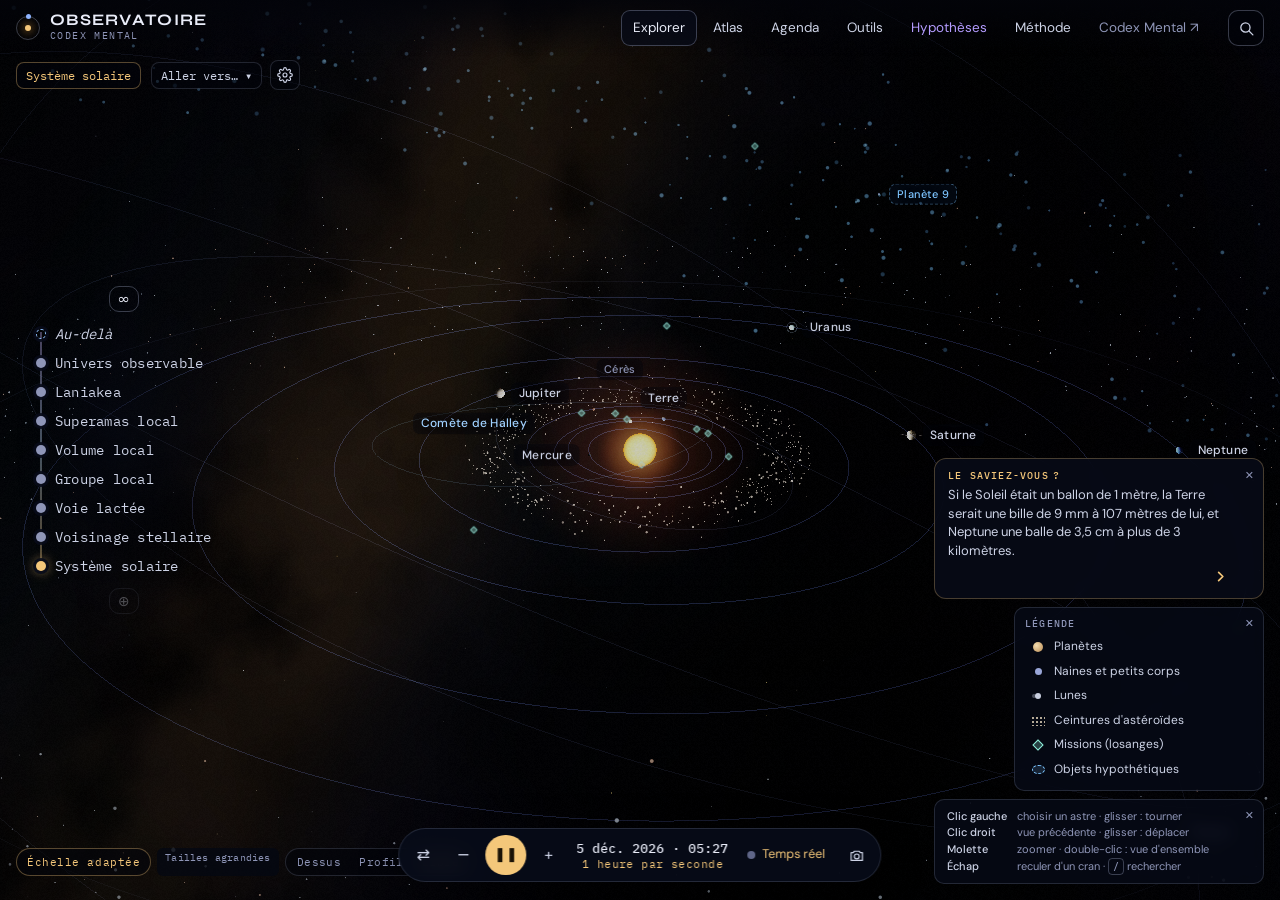
<file: index.html>
<!doctype html>
<html lang="fr">
<head>
<meta charset="utf-8">
<meta name="viewport" content="width=device-width, initial-scale=1, viewport-fit=cover">
<title>Observatoire · Codex Mental</title>
<link rel="canonical" href="https://obs.codexmental.com/">
<meta name="author" content="Vincent (Bixent)">
<meta property="og:type" content="website">
<meta property="og:site_name" content="Observatoire · Codex Mental">
<meta property="og:title" content="Observatoire · Codex Mental">
<meta property="og:url" content="https://obs.codexmental.com/">
<meta property="og:locale" content="fr_FR">
<meta property="og:description" content="Le système solaire, les étoiles voisines, la Voie lactée et le Groupe local à leurs vraies positions, avec des données réelles et un espace d'hypothèses.">
<meta property="og:image" content="https://obs.codexmental.com/assets/apercu.jpg">
<meta property="og:image:width" content="1200">
<meta property="og:image:height" content="630">
<meta property="og:image:alt" content="Le système solaire dans l'Observatoire : orbites, planètes et ceinture d'astéroïdes">
<meta name="twitter:card" content="summary_large_image">
<meta name="twitter:title" content="Observatoire · Codex Mental">
<meta name="twitter:description" content="Le système solaire, les étoiles voisines, la Voie lactée et le Groupe local à leurs vraies positions.">
<meta name="twitter:image" content="https://obs.codexmental.com/assets/apercu.jpg">
<!-- Version lisible sans JavaScript, pour les moteurs de recherche et les IA (générée par tools/build_static.py) -->
<link rel="alternate" type="text/html" href="https://obs.codexmental.com/decouvrir/" title="Découvrir l'Observatoire, version lisible">
<script type="application/ld+json">{"@context": "https://schema.org", "@type": "WebSite", "name": "Observatoire · Codex Mental", "url": "https://obs.codexmental.com/", "inLanguage": "fr", "author": {"@type": "Person", "name": "Vincent (Bixent)", "url": "https://bixent.codexmental.com"}, "isPartOf": {"@type": "WebSite", "name": "Codex Mental", "url": "https://codexmental.com/"}, "hasPart": {"@type": "CollectionPage", "name": "Découvrir l'Observatoire", "url": "https://obs.codexmental.com/decouvrir/"}}</script>
<meta name="description" content="Une immersion astronomique : le système solaire, les étoiles voisines, la Voie lactée et le Groupe local à leurs vraies positions, objets cliquables, données réelles, et un espace d'hypothèses.">
<meta name="theme-color" content="#03040a">
<link rel="icon" href="favicon.svg" type="image/svg+xml">
<link rel="icon" href="favicon-32.png" sizes="32x32" type="image/png">
<link rel="apple-touch-icon" href="apple-touch-icon.png">
<link rel="stylesheet" href="fonts/fonts.css?v=745be8bc">
<link rel="stylesheet" href="css/obs.css?v=6fbb3ae5">
</head>
<body>
<noscript><p><a href="decouvrir/">Découvrir l'Observatoire et ses hypothèses, version texte</a></p></noscript>

<div id="stage" class="stage">
  <div id="labels-systeme" class="labels"></div>
  <div id="labels-voisinage" class="labels" hidden></div>
  <div id="labels-galaxie" class="labels" hidden></div>
  <div id="labels-groupe-local" class="labels" hidden></div>
  <div id="labels-volume-local" class="labels" hidden></div>
  <div id="labels-superamas" class="labels" hidden></div>
  <div id="labels-laniakea" class="labels" hidden></div>
  <div id="labels-univers" class="labels" hidden></div>
  <div id="labels-au-dela" class="labels" hidden></div>
  <div id="labels-etoile" class="labels" hidden></div>
  <div id="boot" class="boot" role="status"><span class="boot-orbit"></span><span>Préparation du ciel…</span></div>
</div>

<header class="top">
  <a class="brand" href="#/"><span class="brand-mark" aria-hidden="true"></span><span><b>Observatoire</b><small>Codex Mental</small></span></a>
  <button id="search-btn" class="search-btn" type="button" aria-controls="search" aria-expanded="false" aria-label="Rechercher un objet (/)" title="Rechercher un objet ( / )">
    <svg viewBox="0 0 24 24" width="17" height="17" aria-hidden="true"><circle cx="10.5" cy="10.5" r="6.5" fill="none" stroke="currentColor" stroke-width="1.8"/><path d="M15.5 15.5 21 21" stroke="currentColor" stroke-width="1.8" stroke-linecap="round"/></svg>
  </button>
  <button id="menu-btn" class="menu-btn" type="button" aria-controls="menu" aria-expanded="false" aria-label="Menu"><span></span></button>
  <nav id="menu" class="menu" aria-label="Menu principal">
    <a href="#/" data-route="explorer">Explorer</a>
    <a href="#/atlas" data-route="atlas">Atlas</a>
    <a href="#/agenda" data-route="agenda">Agenda</a>
    <a href="#/outils" data-route="outils">Outils</a>
    <a href="#/hypotheses" data-route="hypotheses" class="m-hypo">Hypothèses</a>
    <a href="#/methode" data-route="methode">Méthode</a>
    <a href="https://codexmental.com" class="m-out">Codex Mental <span aria-hidden="true">↗</span></a>
  </nav>
</header>

<div id="search" class="search" hidden role="dialog" aria-label="Recherche">
  <input id="search-input" type="search" placeholder="Rechercher un astre, une étoile, une exoplanète…" autocomplete="off" spellcheck="false" aria-controls="search-results">
  <ul id="search-results" class="search-results" role="listbox"></ul>
</div>

<nav id="crumbs" class="crumbs" aria-label="Où suis-je"></nav>
<button id="settings-btn" class="c-set" type="button" aria-controls="settings" aria-expanded="false" aria-label="Réglages" title="Réglages"><svg viewBox="0 0 24 24" width="16" height="16" aria-hidden="true" fill="none" stroke="currentColor" stroke-width="1.7" stroke-linecap="round" stroke-linejoin="round"><circle cx="12" cy="12" r="3"/><path d="M19.4 15a1.65 1.65 0 0 0 .33 1.82l.06.06a2 2 0 1 1-2.83 2.83l-.06-.06a1.65 1.65 0 0 0-1.82-.33 1.65 1.65 0 0 0-1 1.51V21a2 2 0 1 1-4 0v-.09A1.65 1.65 0 0 0 9 19.4a1.65 1.65 0 0 0-1.82.33l-.06.06a2 2 0 1 1-2.83-2.83l.06-.06A1.65 1.65 0 0 0 4.68 15a1.65 1.65 0 0 0-1.51-1H3a2 2 0 1 1 0-4h.09A1.65 1.65 0 0 0 4.6 9a1.65 1.65 0 0 0-.33-1.82l-.06-.06a2 2 0 1 1 2.83-2.83l.06.06A1.65 1.65 0 0 0 9 4.68a1.65 1.65 0 0 0 1-1.51V3a2 2 0 1 1 4 0v.09a1.65 1.65 0 0 0 1 1.51 1.65 1.65 0 0 0 1.82-.33l.06-.06a2 2 0 1 1 2.83 2.83l-.06.06A1.65 1.65 0 0 0 19.4 9a1.65 1.65 0 0 0 1.51 1H21a2 2 0 1 1 0 4h-.09a1.65 1.65 0 0 0-1.51 1z"/></svg></button>

<aside id="console" class="console" aria-live="polite" hidden></aside>

<div class="hud">
  <button id="scale-badge" class="badge" type="button" title="Changer l'échelle des distances"></button>
  <span id="size-badge" class="badge badge-quiet">Tailles agrandies</span>
  <div id="views" class="views" role="group" aria-label="Vue">
    <button type="button" data-view="dessus" aria-pressed="false" title="Vue de dessus : le plan de l'écliptique vu d'en haut">Dessus</button>
    <button type="button" data-view="profil" aria-pressed="false" title="Vue de profil : le plan de l'écliptique vu par la tranche, les inclinaisons ressortent">Profil</button>
    <button type="button" data-view="libre" aria-pressed="true" title="Perspective libre (angle par défaut)">Libre</button>
  </div>
</div>

<div class="corner">
<aside id="facts" class="facts" aria-label="Le saviez-vous ?" aria-live="polite" hidden>
  <p class="facts-h">Le saviez-vous ?</p>
  <p class="facts-t"></p>
  <div class="facts-a"><button class="facts-next" type="button">Suivant ›</button></div>
  <button class="facts-x" type="button" aria-label="Fermer" title="Fermer (désactivable dans les réglages)">✕</button>
</aside>
<aside id="legend" class="legend-box" aria-label="Légende" hidden>
  <button class="legend-x" type="button" aria-label="Masquer la légende" title="Masquer (réactivable dans les réglages)">✕</button>
  <h3>Légende</h3>
  <ul>
    <li><button class="lg" type="button" data-layer="planetes" aria-pressed="true"><span class="sym sym-planete"><i></i></span>Planètes<span class="tick"></span></button></li>
    <li><button class="lg" type="button" data-layer="naines" aria-pressed="true"><span class="sym sym-naine"><i></i></span>Naines et petits corps<span class="tick"></span></button></li>
    <li><button class="lg" type="button" data-layer="lunes" aria-pressed="true"><span class="sym sym-lune"><i></i></span>Lunes<span class="tick"></span></button></li>
    <li><button class="lg" type="button" data-layer="ceintures" aria-pressed="true"><span class="sym sym-ceinture"><i></i></span>Ceintures d'astéroïdes<span class="tick"></span></button></li>
    <li><button class="lg" type="button" data-layer="missions" aria-pressed="true"><span class="sym sym-mission"><i></i></span>Missions (losanges)<span class="tick"></span></button></li>
    <li><button class="lg" type="button" data-layer="theoriques" aria-pressed="true"><span class="sym sym-theo"><i></i></span>Objets hypothétiques<span class="tick"></span></button></li>
  </ul>
</aside>
<aside id="keys" class="keys" aria-label="Commandes" hidden>
  <button class="keys-x" type="button" aria-label="Masquer l'aide des commandes" title="Masquer (réactivable dans les réglages)">✕</button>
  <dl>
    <dt>Clic gauche</dt><dd>choisir un astre · glisser : tourner</dd>
    <dt>Clic droit</dt><dd><span data-k-back>vue précédente · </span>glisser : déplacer</dd>
    <dt>Molette</dt><dd>zoomer · double-clic : vue d'ensemble</dd>
    <dt>Échap</dt><dd>reculer d'un cran · <kbd>/</kbd> rechercher</dd>
  </dl>
</aside>
</div>

<div id="timebar" class="timebar" role="group" aria-label="Contrôle du temps">
  <button id="t-rev" class="tb" type="button" aria-label="Inverser le sens du temps" title="Inverser le sens du temps">⇄</button>
  <button id="t-slow" class="tb" type="button" aria-label="Ralentir" title="Ralentir">−</button>
  <button id="t-play" class="tb tb-main" type="button" aria-label="Pause"></button>
  <button id="t-fast" class="tb" type="button" aria-label="Accélérer" title="Accélérer">+</button>
  <div class="t-read"><span id="t-date" class="t-date"></span><span id="t-speed" class="t-speed"></span></div>
  <button id="t-now" class="tb tb-text tb-live" type="button" title="Passer en direct : date et heure actuelles, en temps réel"><span class="live-dot" aria-hidden="true"></span><span class="live-txt">En direct</span></button>
  <button id="photo-btn" class="tb" type="button" aria-label="Mode photo" title="Mode photo : choisir ce qui apparaît, puis capturer l'image"><svg viewBox="0 0 24 24" width="17" height="17" aria-hidden="true"><path d="M4 8h3l1.6-2h6.8L17 8h3v11H4z" fill="none" stroke="currentColor" stroke-width="1.7" stroke-linejoin="round"/><circle cx="12" cy="13.3" r="3.4" fill="none" stroke="currentColor" stroke-width="1.7"/></svg></button>
</div>

<section id="settings" class="settings" hidden aria-label="Réglages">
  <h2>Réglages</h2>
  <label class="row" data-lv="systeme"><span>Distances</span>
    <select id="s-scale"><option value="adaptee">Échelle adaptée</option><option value="reelle">Distances réelles</option></select></label>
  <label class="row" data-lv="systeme"><span>Orbites</span><input id="s-orbits" type="checkbox" checked></label>
  <label class="row" data-lv="systeme"><span>Engins spatiaux</span><input id="s-craft" type="checkbox" checked></label>
  <label class="row" data-lv="systeme"><span>Plan de l'écliptique</span><input id="s-ecl" type="checkbox"></label>
  <label class="row" data-lv="systeme"><span>Inclinaison des orbites</span>
    <select id="s-incl"><option value="off">Masquée</option><option value="sel">Objet choisi</option><option value="all">Toutes les orbites</option></select></label>
  <label class="row" data-lv="systeme"><span>Objets hypothétiques</span><input id="s-theo" type="checkbox" checked></label>
  <label class="row" data-lv="systeme"><span>Légende</span><input id="s-legend" type="checkbox" checked></label>
  <label class="row"><span>Clic droit : vue précédente</span><input id="s-back" type="checkbox" checked></label>
  <label class="row"><span>Aide des commandes</span><input id="s-keys" type="checkbox" checked></label>
  <label class="row"><span>Le saviez-vous ?</span><input id="s-facts" type="checkbox" checked></label>
  <label class="row" data-lv="systeme"><span>Noms affichés</span>
    <select id="s-labels"><option value="all">Tous</option><option value="planetes">Planètes et lunes</option><option value="none">Aucun</option></select></label>
  <label class="row" data-lv="laniakea"><span>Contour et écoulements</span><input id="s-basin" type="checkbox" checked></label>
  <label class="row" data-lv="volume-local superamas"><span>Groupes de galaxies</span>
    <select id="s-groups"><option value="halos">Halos</option><option value="survol">Au survol</option><option value="couleurs">Couleurs seules</option></select></label>
  <label class="row" data-lv="autres"><span>Noms affichés</span>
    <select id="s-names"><option value="all">Tous</option><option value="hover">Au survol seulement</option></select></label>
  <label class="row"><span>Qualité</span>
    <select id="s-quality"><option value="auto">Automatique</option><option value="high">Élevée</option><option value="std">Standard</option><option value="eco">Économe</option></select></label>
  <p id="s-quality-note" class="note"></p>
  <p class="note">Glissez pour tourner, molette ou pincement pour zoomer, clic droit ou deux doigts pour déplacer. Double-clic : revenir à la vue d'ensemble.</p>
</section>

<section id="photo" class="settings photo-panel" hidden aria-label="Mode photo"></section>

<button type="button" id="edge" class="edge" hidden>Passer au voisinage stellaire ›</button>
<div id="level-title" class="level-title" aria-hidden="true"></div>
<p id="level-cap" class="level-cap" hidden></p>
<div id="goto" class="goto" hidden></div>

<section id="page" class="page" hidden>
  <div class="page-scroll"><div id="page-inner" class="page-inner"></div></div>
  <a class="page-close" href="#/" aria-label="Fermer et revenir à l'exploration">✕</a>
</section>

<noscript><p class="noscript">L'Observatoire a besoin de JavaScript et de WebGL pour afficher le ciel.</p></noscript>

<script src="js/vendor/three/three.min.js?v=7a7802bf"></script>
<script src="js/vendor/three/controls/OrbitControls.js?v=63530cfe"></script>
<script src="js/vendor/three/shaders/CopyShader.js?v=1e6d12ac"></script>
<script src="js/vendor/three/shaders/LuminosityHighPassShader.js?v=fca824d8"></script>
<script src="js/vendor/three/postprocessing/EffectComposer.js?v=66eb32d1"></script>
<script src="js/vendor/three/postprocessing/RenderPass.js?v=846d5c59"></script>
<script src="js/vendor/three/postprocessing/ShaderPass.js?v=c6b08d36"></script>
<script src="js/vendor/three/postprocessing/MaskPass.js?v=41464fb3"></script>
<script src="js/vendor/three/postprocessing/UnrealBloomPass.js?v=23cc7af2"></script>
<script src="js/core/perf.js?v=03f35f52"></script>
<script src="js/astro/astro.js?v=691a5600"></script>
<script src="js/astro/ephem.js?v=8388892d"></script>
<script src="js/data/bodies.js?v=2fdafc52"></script>
<script src="js/data/stars.js?v=b95f022e"></script>
<script src="js/data/lore.js?v=9409df98"></script>
<script src="js/data/surface.js?v=cf3f0073"></script>
<script src="js/data/surfaces-plus.js?v=a46996ad"></script>
<script src="js/data/craft.js?v=05f0b4d7"></script>
<script src="js/data/galaxy.js?v=6b2608c0"></script>
<script src="js/data/exoplanets.js?v=dc8b67dc"></script>
<script src="js/data/localgroup.js?v=110b8c52"></script>
<script src="js/engine/shaders.js?v=6ed50eb3"></script>
<script src="js/engine/core.js?v=29afe63a"></script>
<script src="js/engine/system.js?v=5ec4dc6e"></script>
<script src="js/engine/neighborhood.js?v=fecb99e4"></script>
<script src="js/engine/starsystem.js?v=7a046aeb"></script>
<script src="js/engine/galaxy.js?v=8c4260f6"></script>
<script src="js/engine/localgroup.js?v=4bcb0951"></script>
<script src="js/engine/volumelocal.js?v=4fbbb8a4"></script>
<script src="js/engine/audela.js?v=395f0192"></script>
<script src="js/engine/univers.js?v=cb9ccd5c"></script>
<script src="js/engine/laniakea.js?v=679d1fc1"></script>
<script src="js/engine/superamas.js?v=8ca90bf6"></script>
<script src="js/ui/typo.js?v=e64a75ad"></script>
<script src="js/ui/md.js?v=f6891a9b"></script>
<script src="js/ui/console.js?v=d99e4568"></script>
<script src="js/ui/pages.js?v=42471ffd"></script>
<script src="js/ui/facts.js?v=891b15be"></script>
<script src="js/ui/bands.js?v=1a2d093a"></script>
<script src="js/ui/minis.js?v=3fff41aa"></script>
<script src="js/ui/atlas.js?v=d09c3873"></script>
<script src="js/ui/artefacts.js?v=5a7dd5c9"></script>
<script src="js/ui/questions.js?v=76ce5549"></script>
<script src="js/ui/audela.js?v=78226151"></script>
<script src="js/ui/univers.js?v=da6b4e2b"></script>
<script src="js/ui/laniakea.js?v=97e05d01"></script>
<script src="js/ui/superamas.js?v=82284956"></script>
<script src="js/ui/volume.js?v=82c4d73c"></script>
<script src="js/ui/hypotheses.js?v=5862e93d"></script>
<script src="js/ui/seuls.js?v=2d8cea3b"></script>
<script src="js/data/lexique.js?v=2ca3325f"></script>
<script src="js/data/visitors.js?v=b3f3c642"></script>
<script src="js/data/agenda-data.js?v=83a15713"></script>
<script src="js/data/types.js?v=a1d7840f"></script>
<script src="js/data/scales.js?v=13a8c6a7"></script>
<script src="js/ui/lexique.js?v=ffbdf1be"></script>
<script src="js/ui/hypo-anim.js?v=21a8177b"></script>
<script src="js/ui/search.js?v=2107f528"></script>
<script src="js/ui/xref.js?v=572f1591"></script>
<script src="js/ui/demo.js?v=181693c7"></script>
<script src="js/ui/scalenav.js?v=41f55d12"></script>
<script src="js/ui/lunaisons.js?v=be440eca"></script>
<script src="js/ui/agenda.js?v=61295a61"></script>
<script src="js/ui/diag.js?v=1689c379"></script>
<script src="js/data/compare.js?v=d03ac92d"></script>
<script src="js/ui/comparateur.js?v=61b9a1a8"></script>
<script src="js/ui/galtime.js?v=512e1455"></script>
<script src="js/ui/scenenote.js?v=9afa2ba4"></script>
<script src="js/ui/scenerule.js?v=ac6e06ff"></script>
<script src="js/ui/app.js?v=0df58d34"></script>
<script src="js/ui/photo.js?v=682097a8"></script>
<script src="js/ui/news.js?v=08933232"></script>
<script src="js/ui/images.js?v=2cb38dc3"></script>
</body>
</html>
</file>
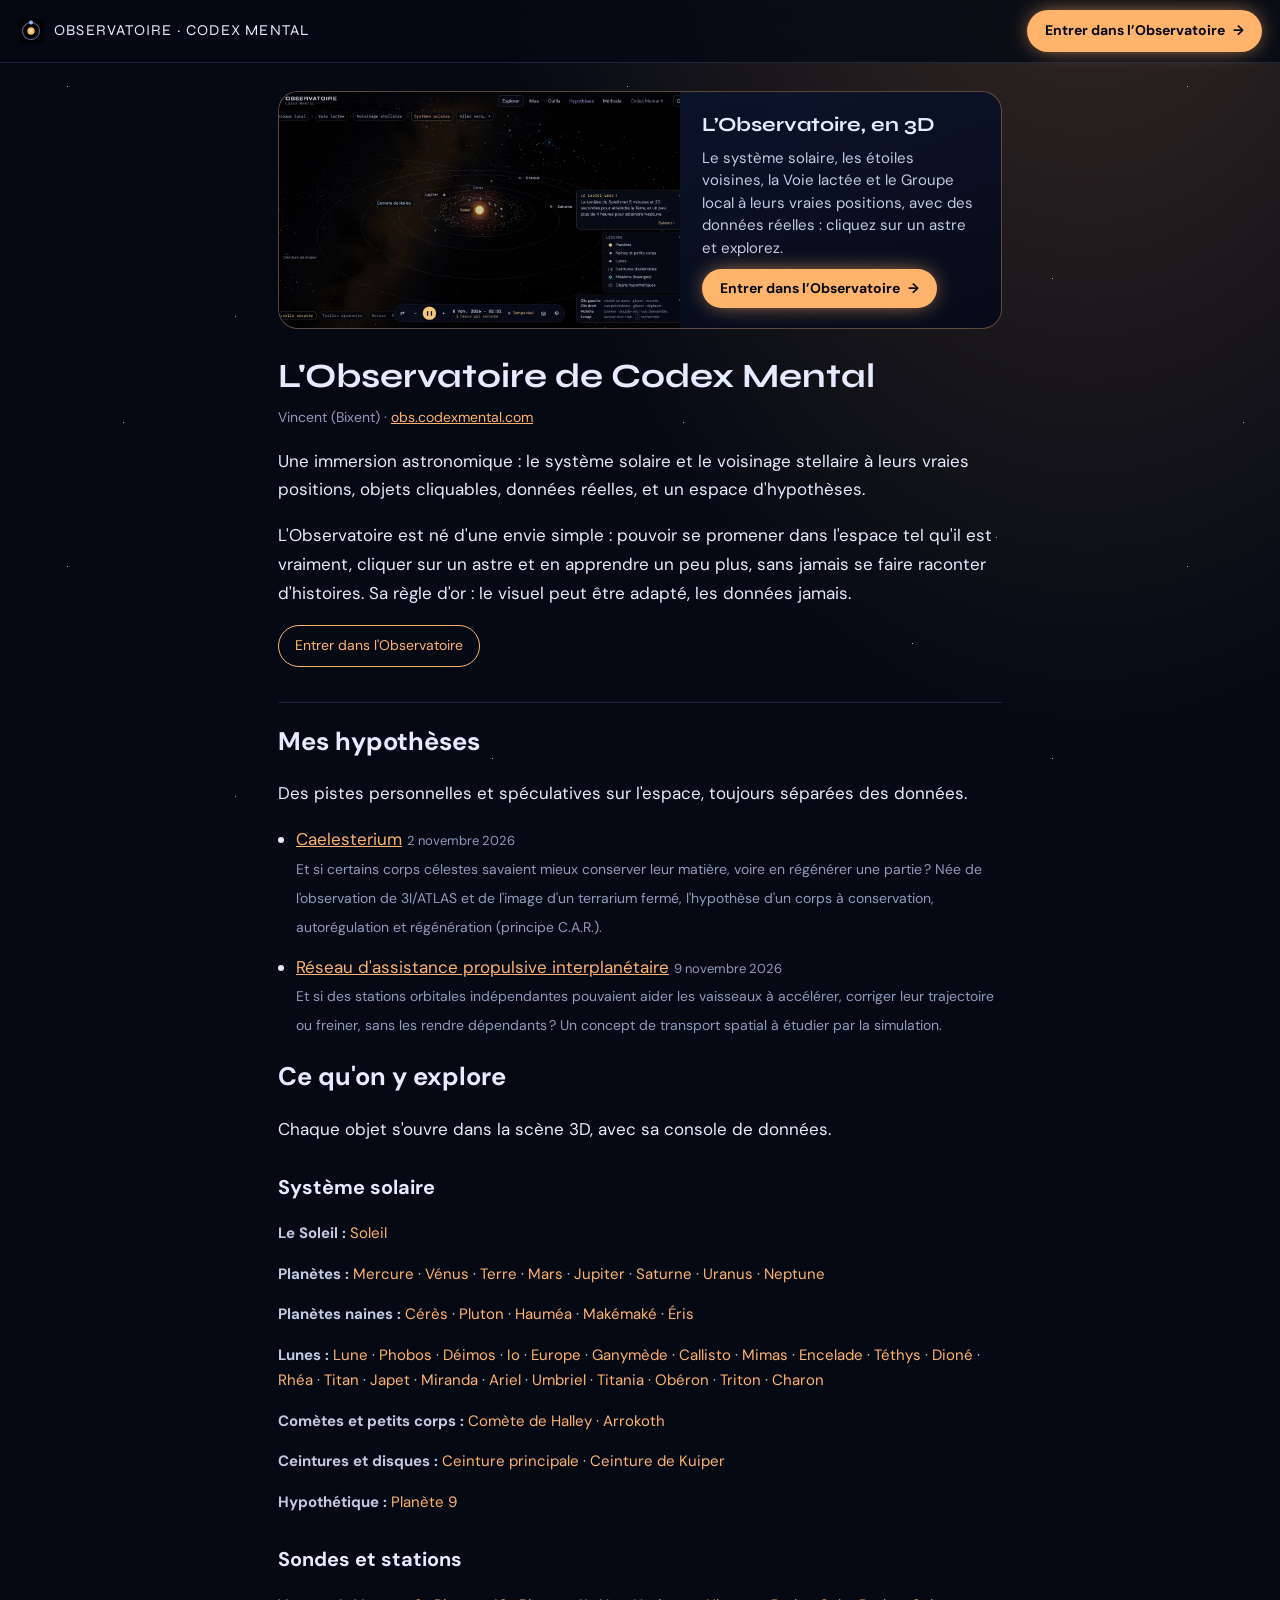
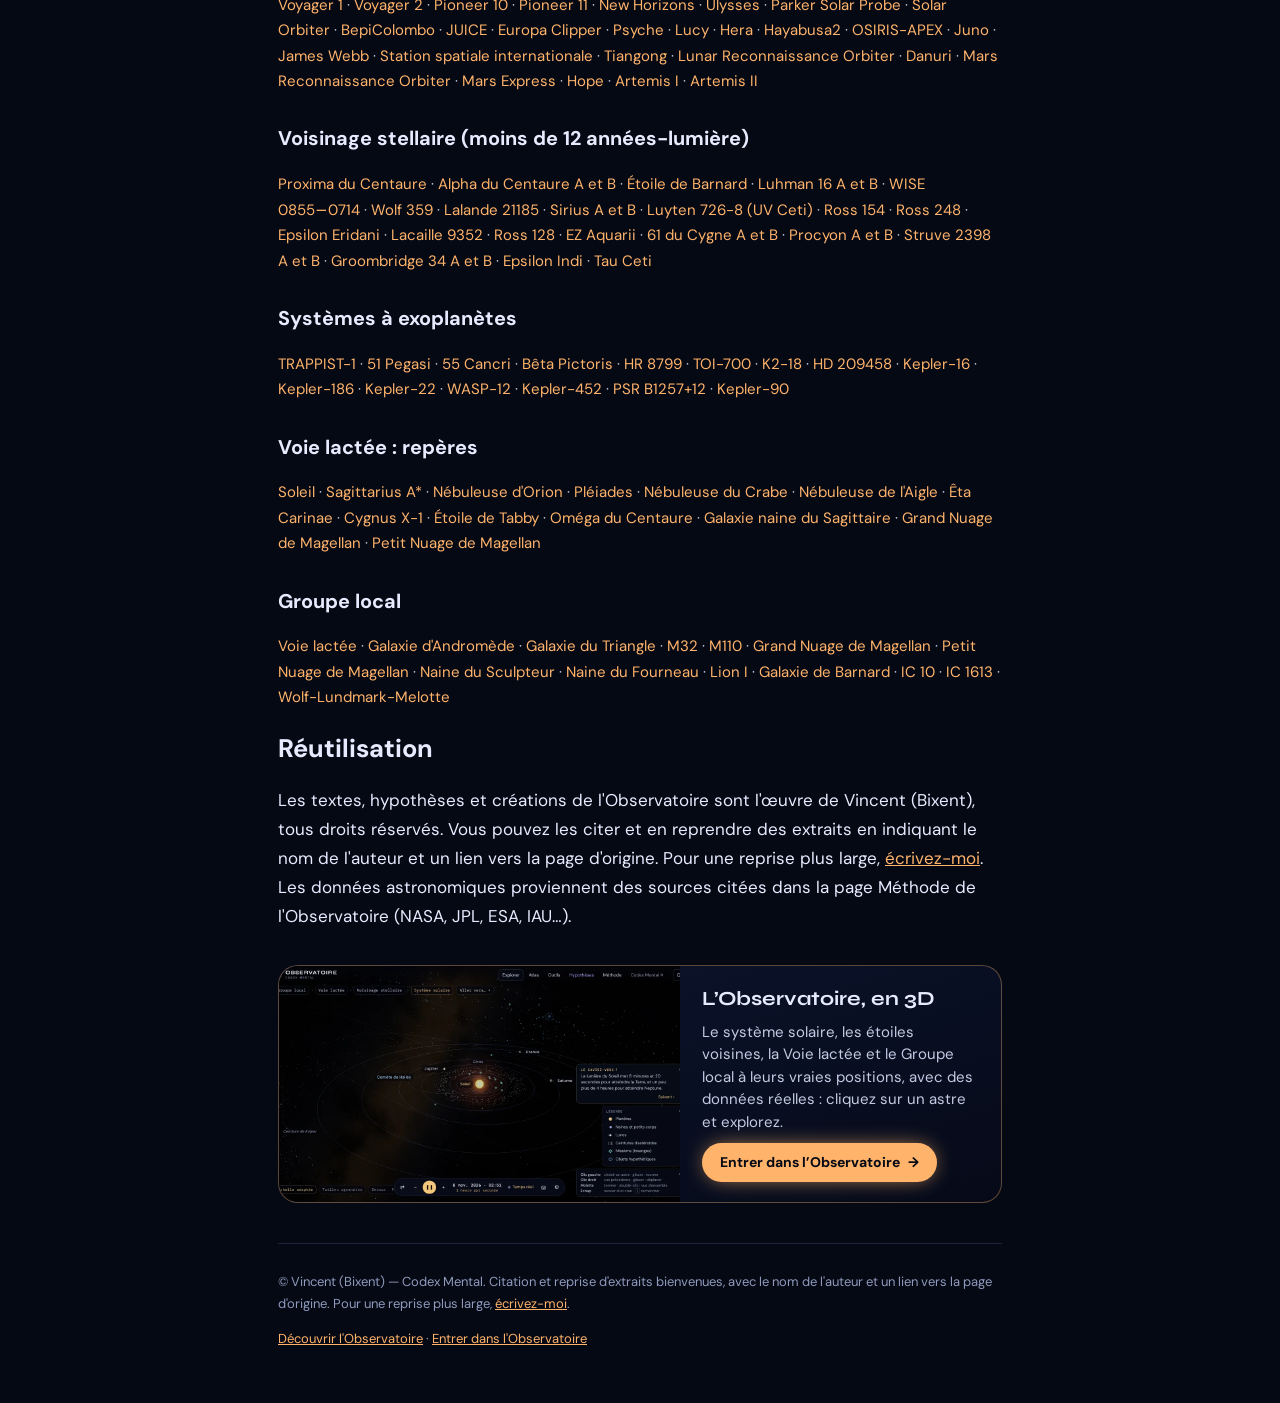
<file: decouvrir/index.html>
<!doctype html>
<html lang="fr">
<head>
<meta charset="utf-8">
<meta name="viewport" content="width=device-width, initial-scale=1">
<title>Découvrir l&#x27;Observatoire — Observatoire · Codex Mental</title>
<meta name="description" content="L&#x27;Observatoire de Codex Mental : le système solaire et le voisinage stellaire à leurs vraies positions, des données réelles et les hypothèses personnelles de Vincent (Bixent).">
<meta name="author" content="Vincent (Bixent)">
<link rel="canonical" href="https://obs.codexmental.com/decouvrir/">
<meta property="og:type" content="website">
<meta property="og:site_name" content="Observatoire · Codex Mental">
<meta property="og:title" content="Découvrir l&#x27;Observatoire — Observatoire · Codex Mental">
<meta property="og:description" content="L&#x27;Observatoire de Codex Mental : le système solaire et le voisinage stellaire à leurs vraies positions, des données réelles et les hypothèses personnelles de Vincent (Bixent).">
<meta property="og:url" content="https://obs.codexmental.com/decouvrir/">
<meta property="og:locale" content="fr_FR">
<meta property="og:image" content="https://obs.codexmental.com/decouvrir/apercu.webp">
<meta name="twitter:card" content="summary_large_image">
<link rel="icon" href="/favicon.svg" type="image/svg+xml">
<link rel="stylesheet" href="/decouvrir/lisible.css">
<script type="application/ld+json">{"@context": "https://schema.org", "@type": "CollectionPage", "name": "L'Observatoire de Codex Mental", "url": "https://obs.codexmental.com/decouvrir/", "inLanguage": "fr", "author": {"@type": "Person", "name": "Vincent (Bixent)", "url": "https://bixent.codexmental.com"}, "about": "Astronomie, système solaire, voisinage stellaire, exoplanètes, Voie lactée, Groupe local", "hasPart": [{"@type": "Article", "name": "Caelesterium", "url": "https://obs.codexmental.com/decouvrir/hypotheses/caelesterium/"}, {"@type": "Article", "name": "Réseau d'assistance propulsive interplanétaire", "url": "https://obs.codexmental.com/decouvrir/hypotheses/reseau-propulsion/"}]}</script>
</head>
<body>
<header class="bar"><a class="brand" href="/"><img src="/favicon.svg" alt="" width="26" height="26"><span>OBSERVATOIRE · CODEX MENTAL</span></a><a class="enter" href="/">Entrer dans l’Observatoire <span aria-hidden="true">→</span></a></header>
<main class="page">
<a class="promo top" href="/"><img src="/decouvrir/apercu.webp" alt="Aperçu du site" width="1280" height="720" loading="lazy"><span class="promo-t"><b>L’Observatoire, en 3D</b><span>Le système solaire, les étoiles voisines, la Voie lactée et le Groupe local à leurs vraies positions, avec des données réelles : cliquez sur un astre et explorez.</span><span class="enter">Entrer dans l’Observatoire <span aria-hidden="true">→</span></span></span></a><header class="head"><h1>L'Observatoire de Codex Mental</h1><p class="meta">Vincent (Bixent) · <a href="/">obs.codexmental.com</a></p><p>Une immersion astronomique : le système solaire et le voisinage stellaire à leurs vraies positions, objets cliquables, données réelles, et un espace d'hypothèses.</p><p>L'Observatoire est né d'une envie simple : pouvoir se promener dans l'espace tel qu'il est vraiment, cliquer sur un astre et en apprendre un peu plus, sans jamais se faire raconter d'histoires. Sa règle d'or : le visuel peut être adapté, les données jamais.</p><p><a class="go" href="/">Entrer dans l'Observatoire</a></p></header>
<h2>Mes hypothèses</h2><p>Des pistes personnelles et spéculatives sur l'espace, toujours séparées des données.</p><ul class="list">
<li><a href="/decouvrir/hypotheses/caelesterium/">Caelesterium</a> <time datetime="2026-11-02">2 novembre 2026</time><br><span>Et si certains corps célestes savaient mieux conserver leur matière, voire en régénérer une partie ? Née de l&#x27;observation de 3I/ATLAS et de l&#x27;image d&#x27;un terrarium fermé, l&#x27;hypothèse d&#x27;un corps à conservation, autorégulation et régénération (principe C.A.R.).</span></li>
<li><a href="/decouvrir/hypotheses/reseau-propulsion/">Réseau d&#x27;assistance propulsive interplanétaire</a> <time datetime="2026-11-09">9 novembre 2026</time><br><span>Et si des stations orbitales indépendantes pouvaient aider les vaisseaux à accélérer, corriger leur trajectoire ou freiner, sans les rendre dépendants ? Un concept de transport spatial à étudier par la simulation.</span></li>
</ul>
<h2>Ce qu'on y explore</h2><p>Chaque objet s'ouvre dans la scène 3D, avec sa console de données.</p>
<h3>Système solaire</h3>
<p class="objs"><b>Le Soleil :</b> <a href="https://obs.codexmental.com/#/explorer/soleil">Soleil</a></p>
<p class="objs"><b>Planètes :</b> <a href="https://obs.codexmental.com/#/explorer/mercure">Mercure</a> · <a href="https://obs.codexmental.com/#/explorer/venus">Vénus</a> · <a href="https://obs.codexmental.com/#/explorer/terre">Terre</a> · <a href="https://obs.codexmental.com/#/explorer/mars">Mars</a> · <a href="https://obs.codexmental.com/#/explorer/jupiter">Jupiter</a> · <a href="https://obs.codexmental.com/#/explorer/saturne">Saturne</a> · <a href="https://obs.codexmental.com/#/explorer/uranus">Uranus</a> · <a href="https://obs.codexmental.com/#/explorer/neptune">Neptune</a></p>
<p class="objs"><b>Planètes naines :</b> <a href="https://obs.codexmental.com/#/explorer/ceres">Cérès</a> · <a href="https://obs.codexmental.com/#/explorer/pluton">Pluton</a> · <a href="https://obs.codexmental.com/#/explorer/haumea">Hauméa</a> · <a href="https://obs.codexmental.com/#/explorer/makemake">Makémaké</a> · <a href="https://obs.codexmental.com/#/explorer/eris">Éris</a></p>
<p class="objs"><b>Lunes :</b> <a href="https://obs.codexmental.com/#/explorer/lune">Lune</a> · <a href="https://obs.codexmental.com/#/explorer/phobos">Phobos</a> · <a href="https://obs.codexmental.com/#/explorer/deimos">Déimos</a> · <a href="https://obs.codexmental.com/#/explorer/io">Io</a> · <a href="https://obs.codexmental.com/#/explorer/europe">Europe</a> · <a href="https://obs.codexmental.com/#/explorer/ganymede">Ganymède</a> · <a href="https://obs.codexmental.com/#/explorer/callisto">Callisto</a> · <a href="https://obs.codexmental.com/#/explorer/mimas">Mimas</a> · <a href="https://obs.codexmental.com/#/explorer/encelade">Encelade</a> · <a href="https://obs.codexmental.com/#/explorer/tethys">Téthys</a> · <a href="https://obs.codexmental.com/#/explorer/dione">Dioné</a> · <a href="https://obs.codexmental.com/#/explorer/rhea">Rhéa</a> · <a href="https://obs.codexmental.com/#/explorer/titan">Titan</a> · <a href="https://obs.codexmental.com/#/explorer/japet">Japet</a> · <a href="https://obs.codexmental.com/#/explorer/miranda">Miranda</a> · <a href="https://obs.codexmental.com/#/explorer/ariel">Ariel</a> · <a href="https://obs.codexmental.com/#/explorer/umbriel">Umbriel</a> · <a href="https://obs.codexmental.com/#/explorer/titania">Titania</a> · <a href="https://obs.codexmental.com/#/explorer/oberon">Obéron</a> · <a href="https://obs.codexmental.com/#/explorer/triton">Triton</a> · <a href="https://obs.codexmental.com/#/explorer/charon">Charon</a></p>
<p class="objs"><b>Comètes et petits corps :</b> <a href="https://obs.codexmental.com/#/explorer/halley">Comète de Halley</a> · <a href="https://obs.codexmental.com/#/explorer/arrokoth">Arrokoth</a></p>
<p class="objs"><b>Ceintures et disques :</b> <a href="https://obs.codexmental.com/#/explorer/ceinture">Ceinture principale</a> · <a href="https://obs.codexmental.com/#/explorer/kuiper">Ceinture de Kuiper</a></p>
<p class="objs"><b>Hypothétique :</b> <a href="https://obs.codexmental.com/#/explorer/planete9">Planète 9</a></p>
<h3>Sondes et stations</h3>
<p class="objs"><a href="https://obs.codexmental.com/#/explorer/voyager1">Voyager 1</a> · <a href="https://obs.codexmental.com/#/explorer/voyager2">Voyager 2</a> · <a href="https://obs.codexmental.com/#/explorer/pioneer10">Pioneer 10</a> · <a href="https://obs.codexmental.com/#/explorer/pioneer11">Pioneer 11</a> · <a href="https://obs.codexmental.com/#/explorer/newhorizons">New Horizons</a> · <a href="https://obs.codexmental.com/#/explorer/ulysses">Ulysses</a> · <a href="https://obs.codexmental.com/#/explorer/parker">Parker Solar Probe</a> · <a href="https://obs.codexmental.com/#/explorer/solarorbiter">Solar Orbiter</a> · <a href="https://obs.codexmental.com/#/explorer/bepicolombo">BepiColombo</a> · <a href="https://obs.codexmental.com/#/explorer/juice">JUICE</a> · <a href="https://obs.codexmental.com/#/explorer/clipper">Europa Clipper</a> · <a href="https://obs.codexmental.com/#/explorer/psyche">Psyche</a> · <a href="https://obs.codexmental.com/#/explorer/lucy">Lucy</a> · <a href="https://obs.codexmental.com/#/explorer/hera">Hera</a> · <a href="https://obs.codexmental.com/#/explorer/hayabusa2">Hayabusa2</a> · <a href="https://obs.codexmental.com/#/explorer/osirisapex">OSIRIS-APEX</a> · <a href="https://obs.codexmental.com/#/explorer/juno">Juno</a> · <a href="https://obs.codexmental.com/#/explorer/jwst">James Webb</a> · <a href="https://obs.codexmental.com/#/explorer/iss">Station spatiale internationale</a> · <a href="https://obs.codexmental.com/#/explorer/tiangong">Tiangong</a> · <a href="https://obs.codexmental.com/#/explorer/lro">Lunar Reconnaissance Orbiter</a> · <a href="https://obs.codexmental.com/#/explorer/danuri">Danuri</a> · <a href="https://obs.codexmental.com/#/explorer/mro">Mars Reconnaissance Orbiter</a> · <a href="https://obs.codexmental.com/#/explorer/marsexpress">Mars Express</a> · <a href="https://obs.codexmental.com/#/explorer/hope">Hope</a> · <a href="https://obs.codexmental.com/#/explorer/artemis1">Artemis I</a> · <a href="https://obs.codexmental.com/#/explorer/artemis2">Artemis II</a></p>
<h3>Voisinage stellaire (moins de 12 années-lumière)</h3>
<p class="objs"><a href="https://obs.codexmental.com/#/voisinage/proxima">Proxima du Centaure</a> · <a href="https://obs.codexmental.com/#/voisinage/alphacen">Alpha du Centaure A et B</a> · <a href="https://obs.codexmental.com/#/voisinage/barnard">Étoile de Barnard</a> · <a href="https://obs.codexmental.com/#/voisinage/luhman16">Luhman 16 A et B</a> · <a href="https://obs.codexmental.com/#/voisinage/wise0855">WISE 0855−0714</a> · <a href="https://obs.codexmental.com/#/voisinage/wolf359">Wolf 359</a> · <a href="https://obs.codexmental.com/#/voisinage/lalande21185">Lalande 21185</a> · <a href="https://obs.codexmental.com/#/voisinage/sirius">Sirius A et B</a> · <a href="https://obs.codexmental.com/#/voisinage/luyten7268">Luyten 726-8 (UV Ceti)</a> · <a href="https://obs.codexmental.com/#/voisinage/ross154">Ross 154</a> · <a href="https://obs.codexmental.com/#/voisinage/ross248">Ross 248</a> · <a href="https://obs.codexmental.com/#/voisinage/epseri">Epsilon Eridani</a> · <a href="https://obs.codexmental.com/#/voisinage/lacaille9352">Lacaille 9352</a> · <a href="https://obs.codexmental.com/#/voisinage/ross128">Ross 128</a> · <a href="https://obs.codexmental.com/#/voisinage/ezaqr">EZ Aquarii</a> · <a href="https://obs.codexmental.com/#/voisinage/61cyg">61 du Cygne A et B</a> · <a href="https://obs.codexmental.com/#/voisinage/procyon">Procyon A et B</a> · <a href="https://obs.codexmental.com/#/voisinage/struve2398">Struve 2398 A et B</a> · <a href="https://obs.codexmental.com/#/voisinage/groombridge34">Groombridge 34 A et B</a> · <a href="https://obs.codexmental.com/#/voisinage/epsind">Epsilon Indi</a> · <a href="https://obs.codexmental.com/#/voisinage/tauceti">Tau Ceti</a></p>
<h3>Systèmes à exoplanètes</h3>
<p class="objs"><a href="https://obs.codexmental.com/#/etoile/trappist1">TRAPPIST-1</a> · <a href="https://obs.codexmental.com/#/etoile/51peg">51 Pegasi</a> · <a href="https://obs.codexmental.com/#/etoile/55cnc">55 Cancri</a> · <a href="https://obs.codexmental.com/#/etoile/betapic">Bêta Pictoris</a> · <a href="https://obs.codexmental.com/#/etoile/hr8799">HR 8799</a> · <a href="https://obs.codexmental.com/#/etoile/toi700">TOI-700</a> · <a href="https://obs.codexmental.com/#/etoile/k218">K2-18</a> · <a href="https://obs.codexmental.com/#/etoile/hd209458">HD 209458</a> · <a href="https://obs.codexmental.com/#/etoile/kepler16">Kepler-16</a> · <a href="https://obs.codexmental.com/#/etoile/kepler186">Kepler-186</a> · <a href="https://obs.codexmental.com/#/etoile/kepler22">Kepler-22</a> · <a href="https://obs.codexmental.com/#/etoile/wasp12">WASP-12</a> · <a href="https://obs.codexmental.com/#/etoile/kepler452">Kepler-452</a> · <a href="https://obs.codexmental.com/#/etoile/psr1257">PSR B1257+12</a> · <a href="https://obs.codexmental.com/#/etoile/kepler90">Kepler-90</a></p>
<h3>Voie lactée : repères</h3>
<p class="objs"><a href="https://obs.codexmental.com/#/galaxie/soleil-g">Soleil</a> · <a href="https://obs.codexmental.com/#/galaxie/sgra">Sagittarius A*</a> · <a href="https://obs.codexmental.com/#/galaxie/orion-m42">Nébuleuse d&#x27;Orion</a> · <a href="https://obs.codexmental.com/#/galaxie/pleiades">Pléiades</a> · <a href="https://obs.codexmental.com/#/galaxie/crabe">Nébuleuse du Crabe</a> · <a href="https://obs.codexmental.com/#/galaxie/aigle">Nébuleuse de l&#x27;Aigle</a> · <a href="https://obs.codexmental.com/#/galaxie/etacar">Êta Carinae</a> · <a href="https://obs.codexmental.com/#/galaxie/cygx1">Cygnus X-1</a> · <a href="https://obs.codexmental.com/#/galaxie/tabby">Étoile de Tabby</a> · <a href="https://obs.codexmental.com/#/galaxie/omegacen">Oméga du Centaure</a> · <a href="https://obs.codexmental.com/#/galaxie/sgrdsph">Galaxie naine du Sagittaire</a> · <a href="https://obs.codexmental.com/#/galaxie/gnm">Grand Nuage de Magellan</a> · <a href="https://obs.codexmental.com/#/galaxie/pnm">Petit Nuage de Magellan</a></p>
<h3>Groupe local</h3>
<p class="objs"><a href="https://obs.codexmental.com/#/groupe-local/voielactee">Voie lactée</a> · <a href="https://obs.codexmental.com/#/groupe-local/m31">Galaxie d&#x27;Andromède</a> · <a href="https://obs.codexmental.com/#/groupe-local/m33">Galaxie du Triangle</a> · <a href="https://obs.codexmental.com/#/groupe-local/m32">M32</a> · <a href="https://obs.codexmental.com/#/groupe-local/m110">M110</a> · <a href="https://obs.codexmental.com/#/groupe-local/lg-gnm">Grand Nuage de Magellan</a> · <a href="https://obs.codexmental.com/#/groupe-local/lg-pnm">Petit Nuage de Magellan</a> · <a href="https://obs.codexmental.com/#/groupe-local/sculptor">Naine du Sculpteur</a> · <a href="https://obs.codexmental.com/#/groupe-local/fornax">Naine du Fourneau</a> · <a href="https://obs.codexmental.com/#/groupe-local/leo1">Lion I</a> · <a href="https://obs.codexmental.com/#/groupe-local/ngc6822">Galaxie de Barnard</a> · <a href="https://obs.codexmental.com/#/groupe-local/ic10">IC 10</a> · <a href="https://obs.codexmental.com/#/groupe-local/ic1613">IC 1613</a> · <a href="https://obs.codexmental.com/#/groupe-local/wlm">Wolf-Lundmark-Melotte</a></p>
<h2 id="reutilisation">Réutilisation</h2><p>Les textes, hypothèses et créations de l'Observatoire sont l'œuvre de Vincent (Bixent), tous droits réservés. Vous pouvez les citer et en reprendre des extraits en indiquant le nom de l'auteur et un lien vers la page d'origine. Pour une reprise plus large, <a href="https://codexmental.com/#contact/form">écrivez-moi</a>. Les données astronomiques proviennent des sources citées dans la page Méthode de l'Observatoire (NASA, JPL, ESA, IAU…).</p>
<a class="promo" href="/"><img src="/decouvrir/apercu.webp" alt="Aperçu du site" width="1280" height="720" loading="lazy"><span class="promo-t"><b>L’Observatoire, en 3D</b><span>Le système solaire, les étoiles voisines, la Voie lactée et le Groupe local à leurs vraies positions, avec des données réelles : cliquez sur un astre et explorez.</span><span class="enter">Entrer dans l’Observatoire <span aria-hidden="true">→</span></span></span></a>
<footer class="foot"><p>© Vincent (Bixent) — Codex Mental. Citation et reprise d'extraits bienvenues, avec le nom de l'auteur et un lien vers la page d'origine. Pour une reprise plus large, <a href="https://codexmental.com/#contact/form">écrivez-moi</a>.</p><p><a href="/decouvrir/">Découvrir l'Observatoire</a> · <a href="/">Entrer dans l'Observatoire</a></p></footer>
</main>
</body>
</html>
</file>
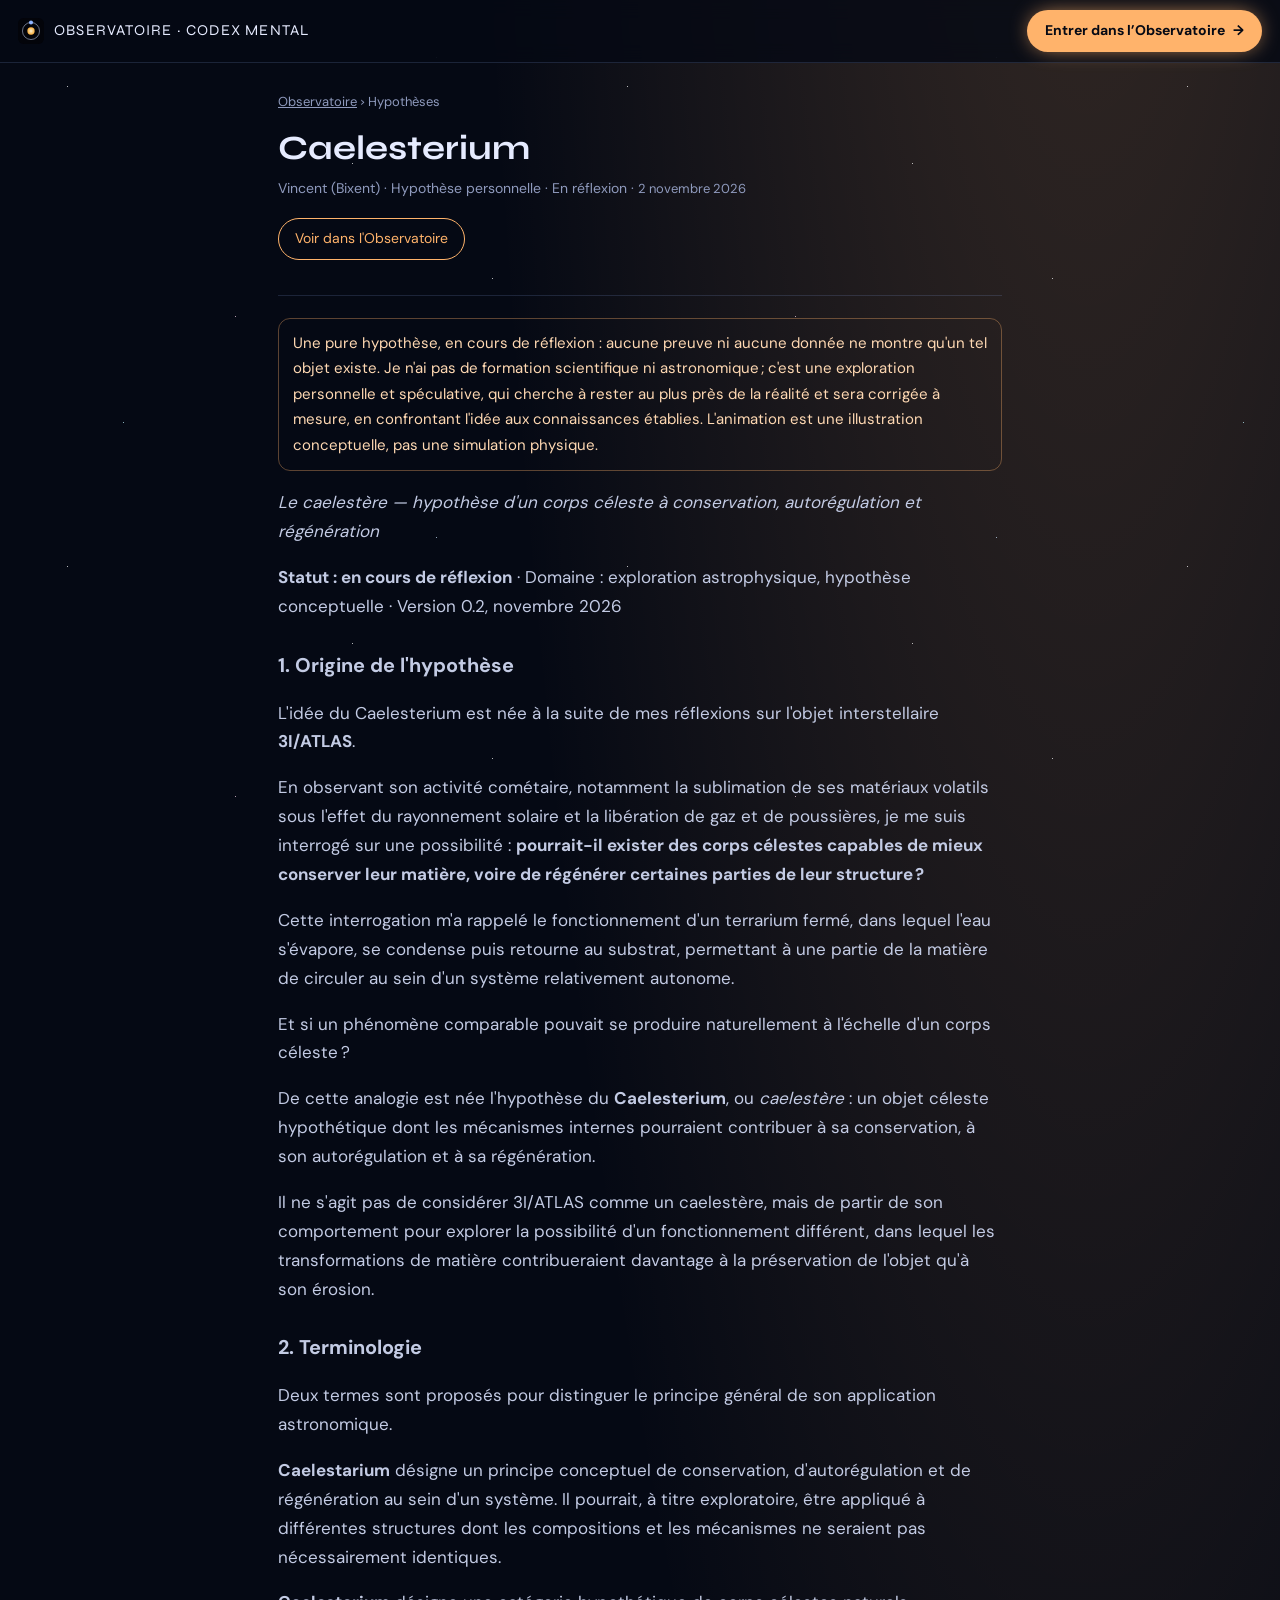
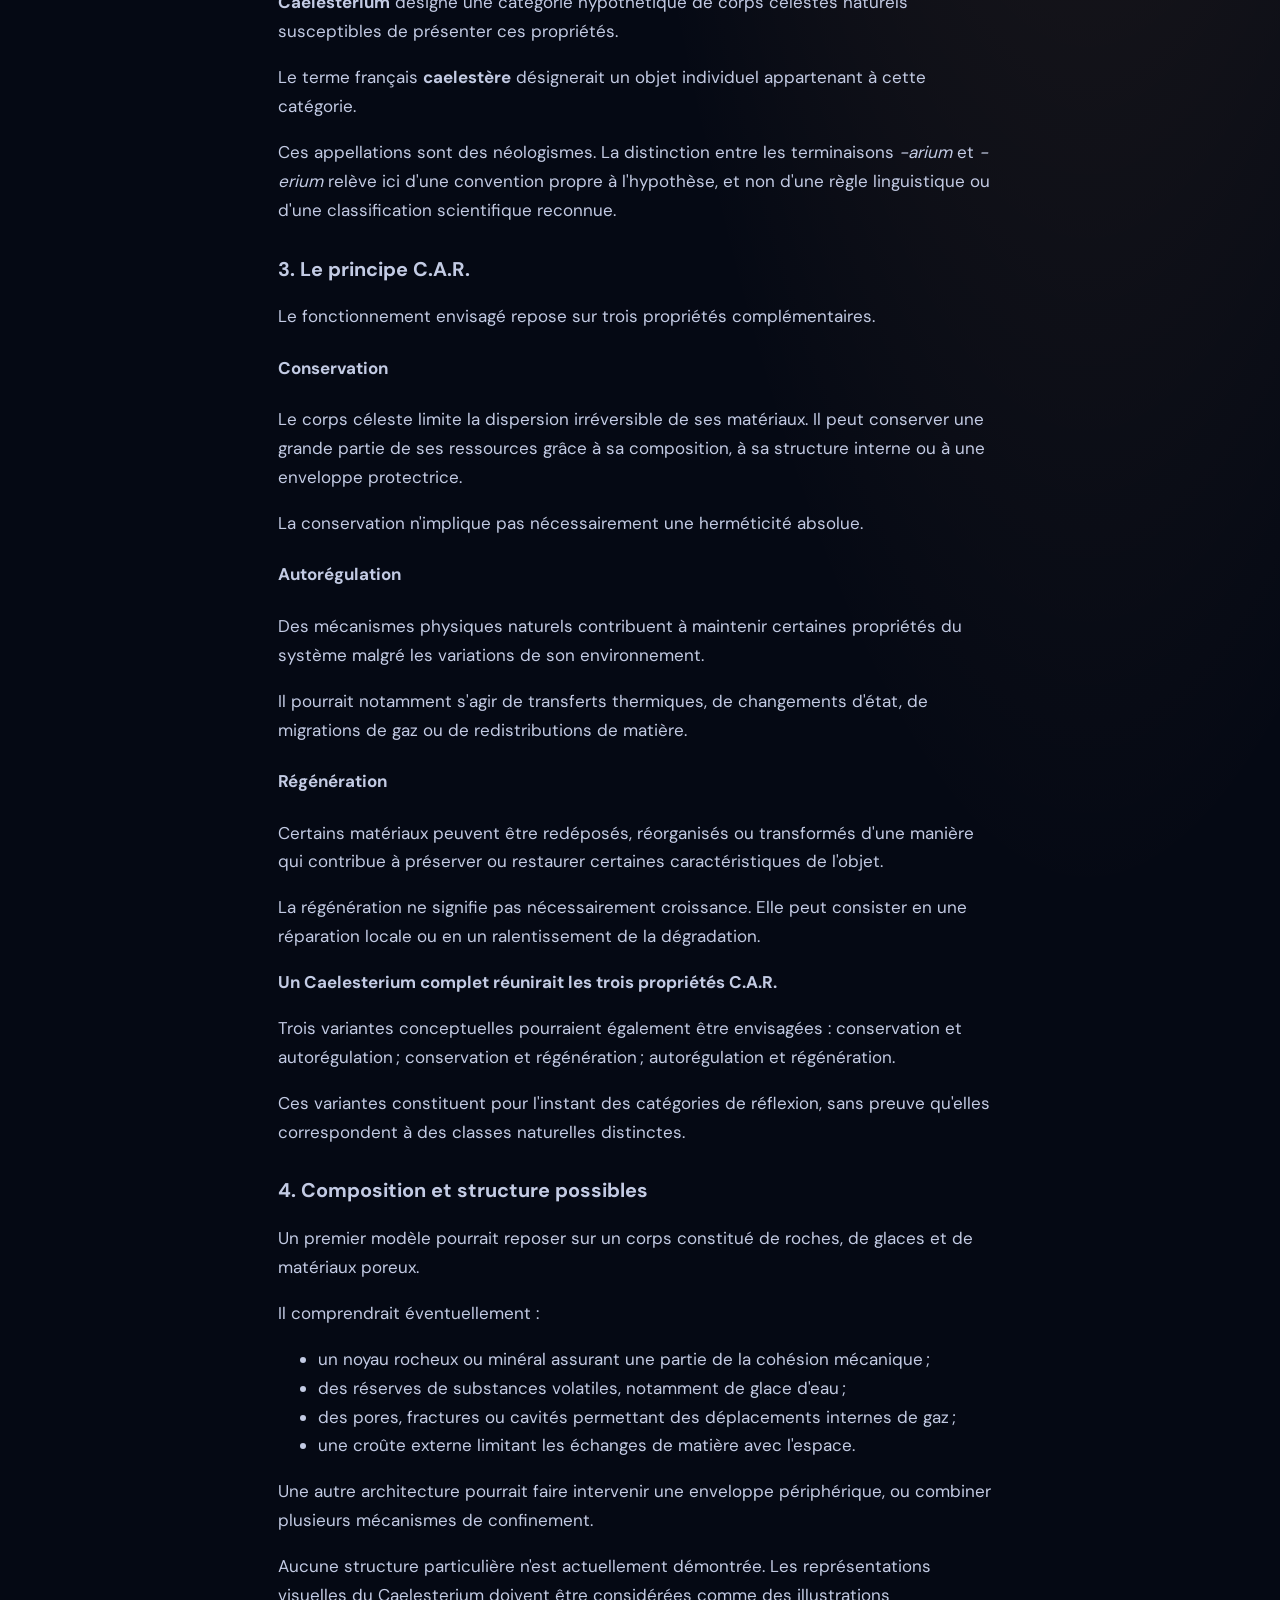
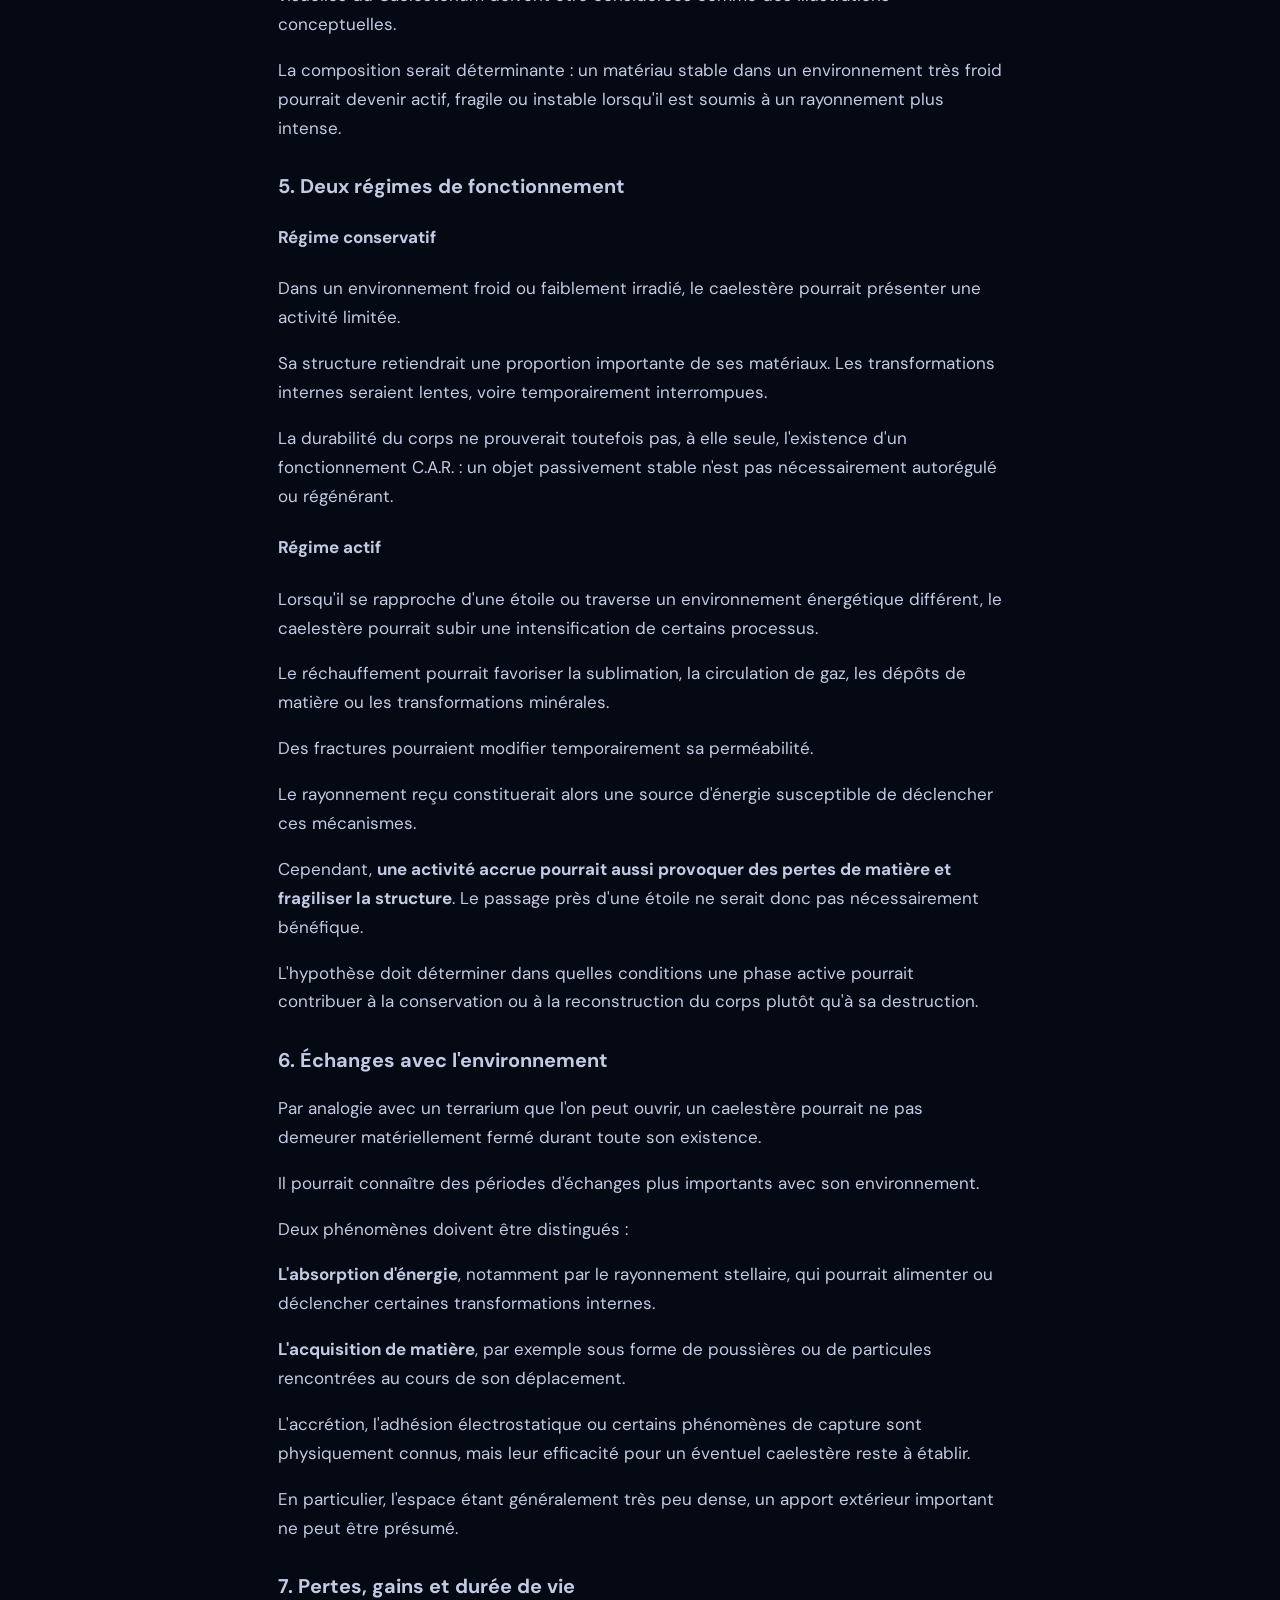
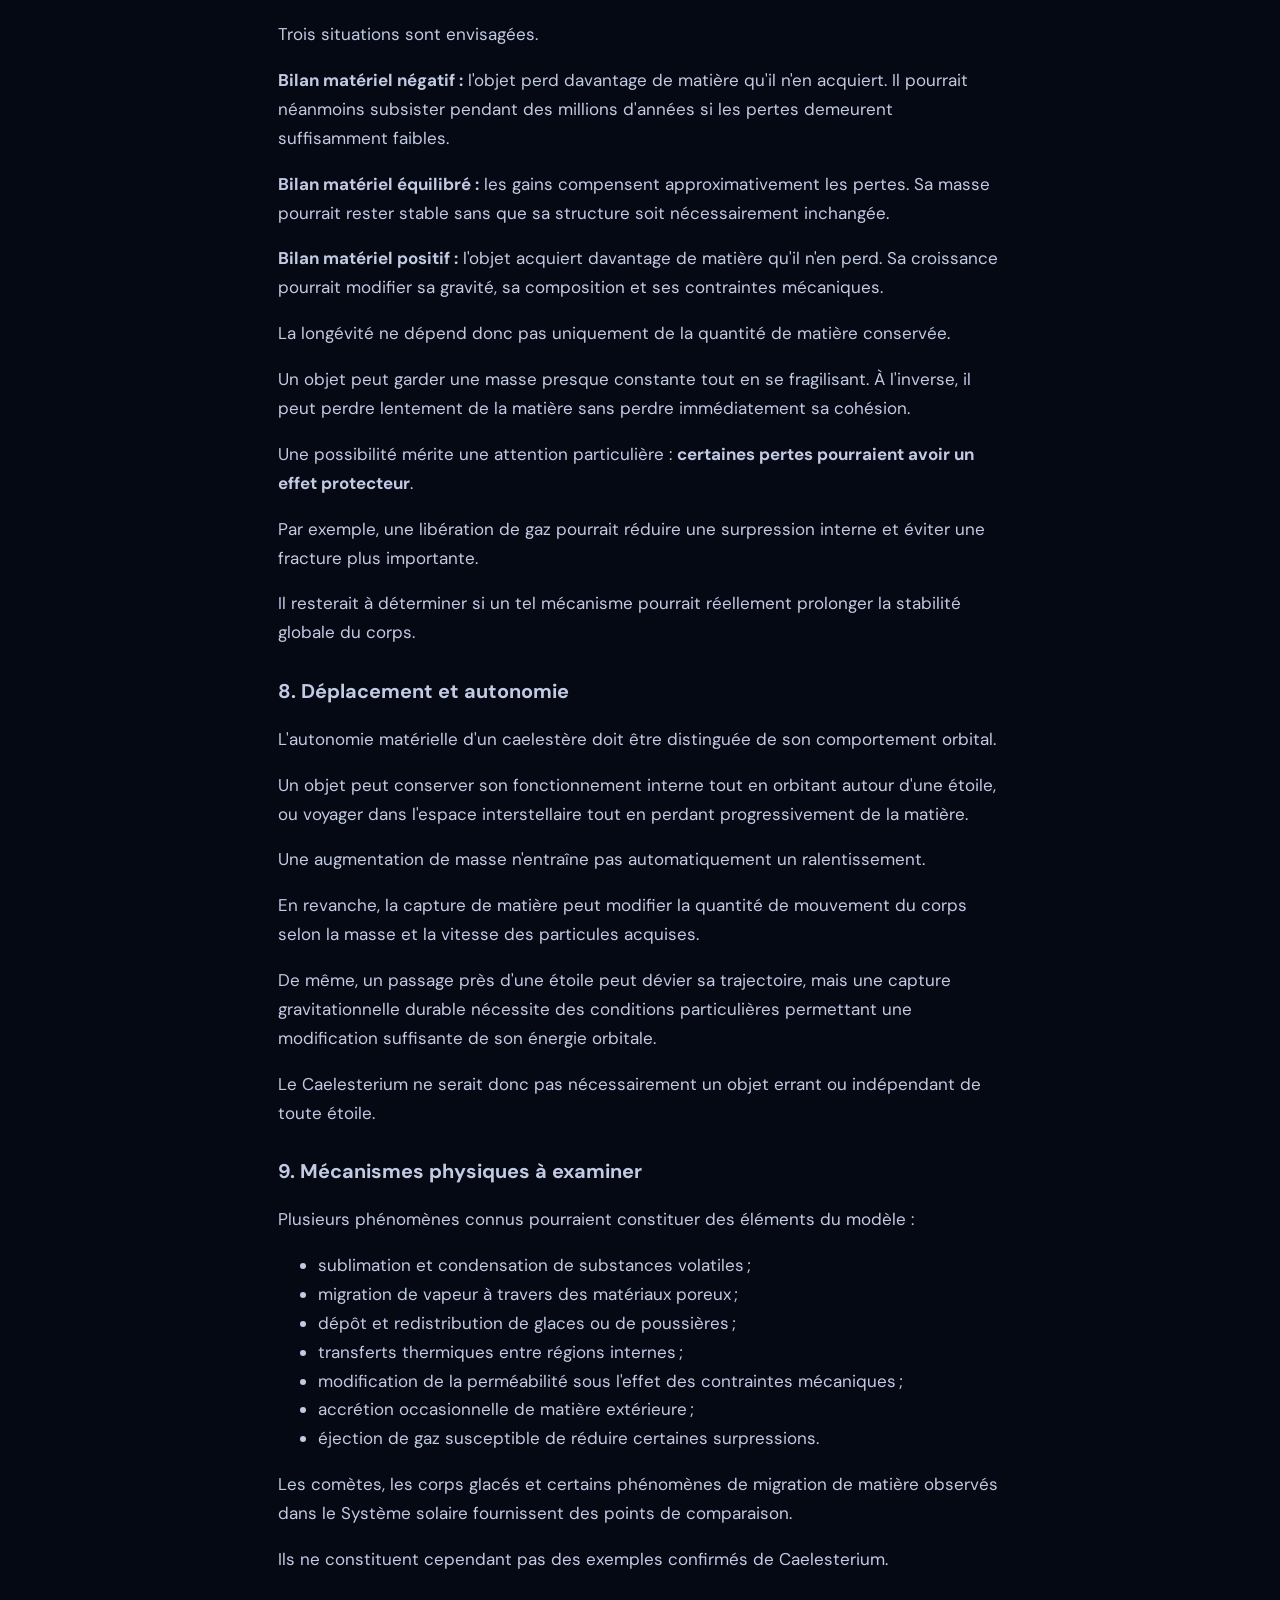
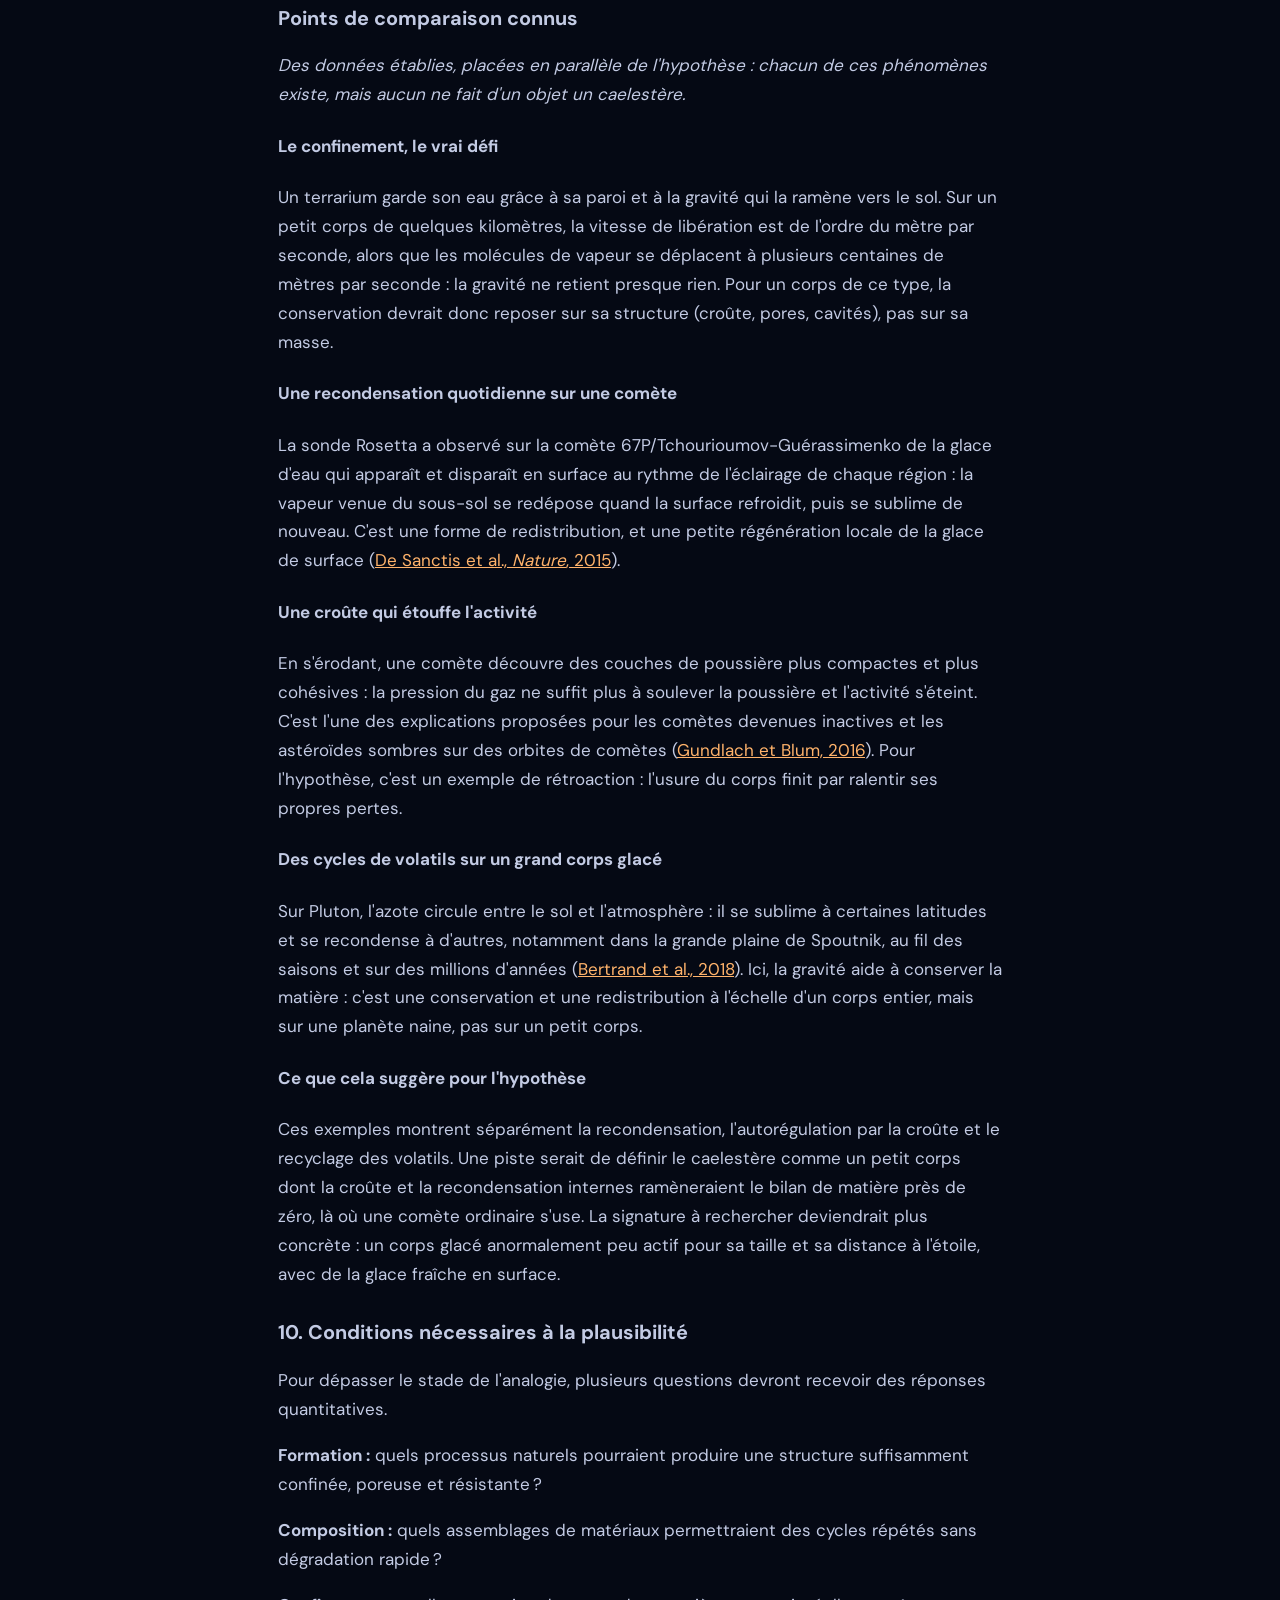
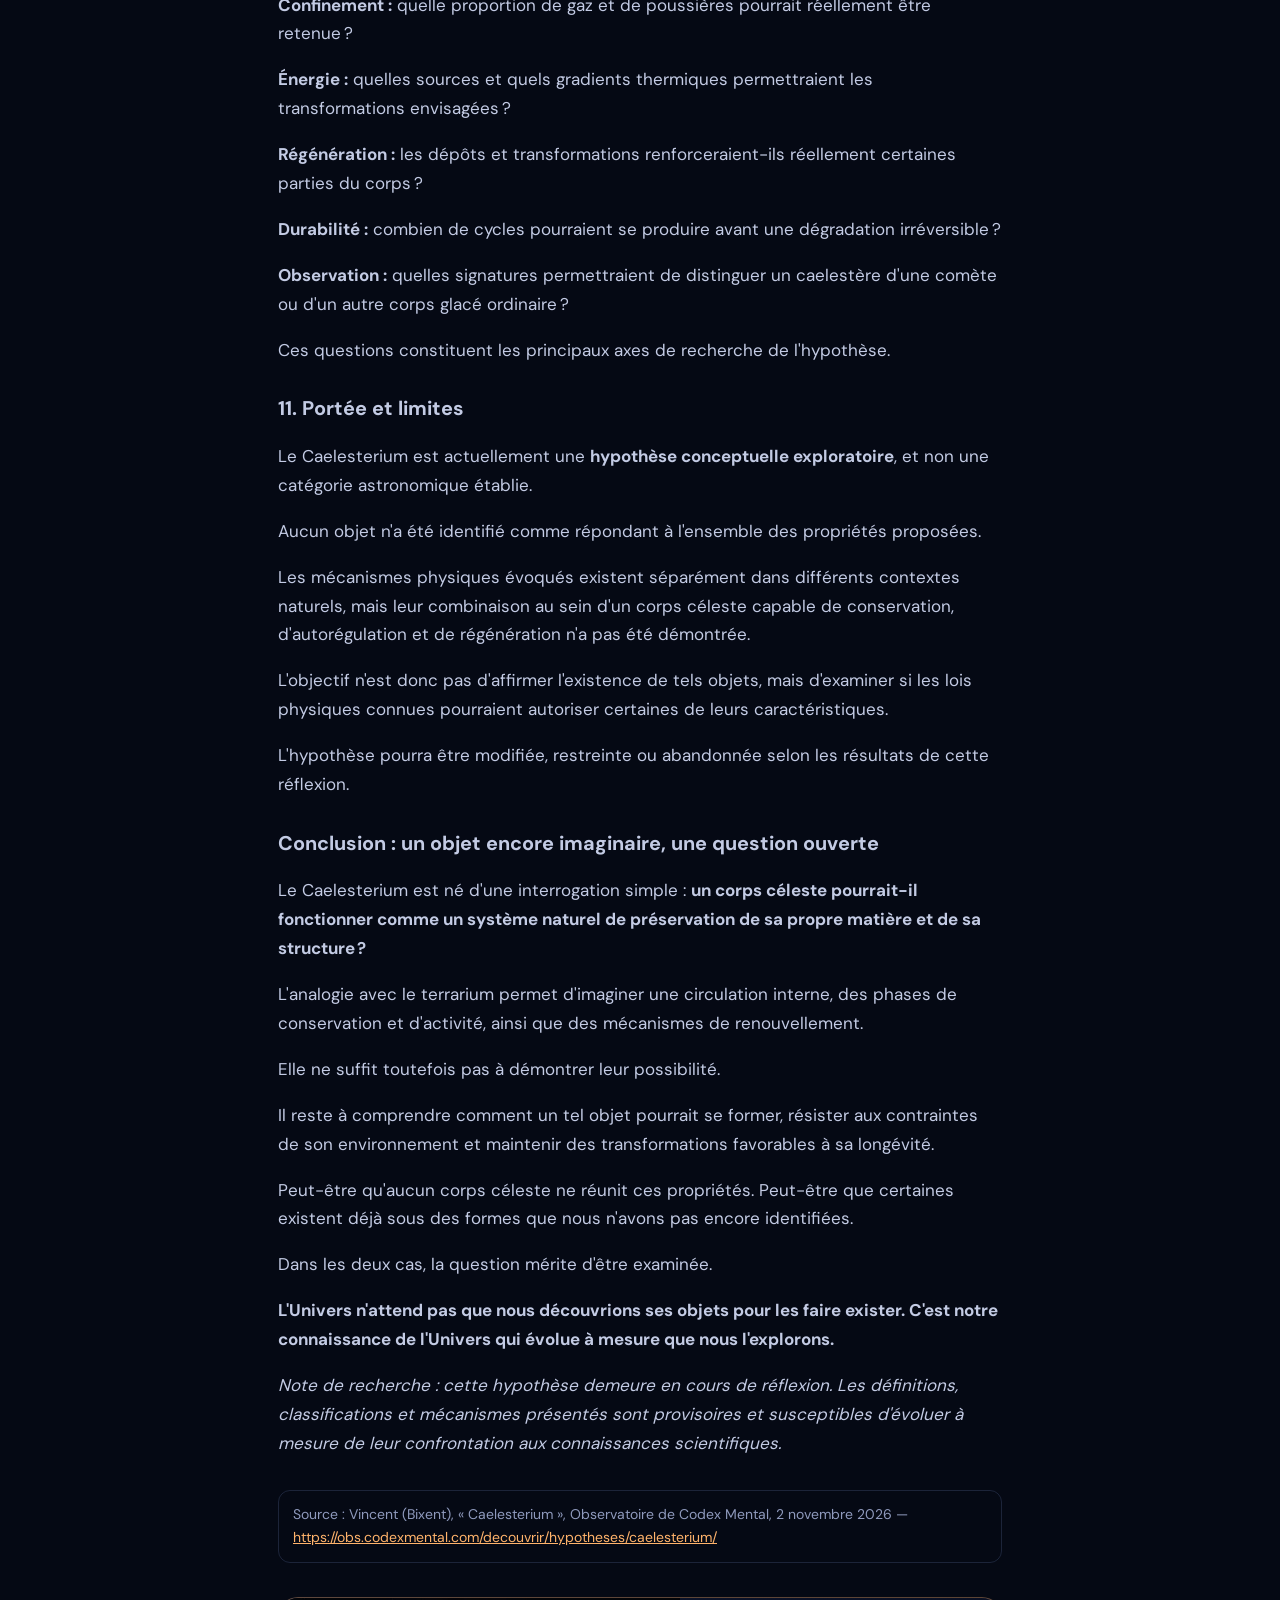
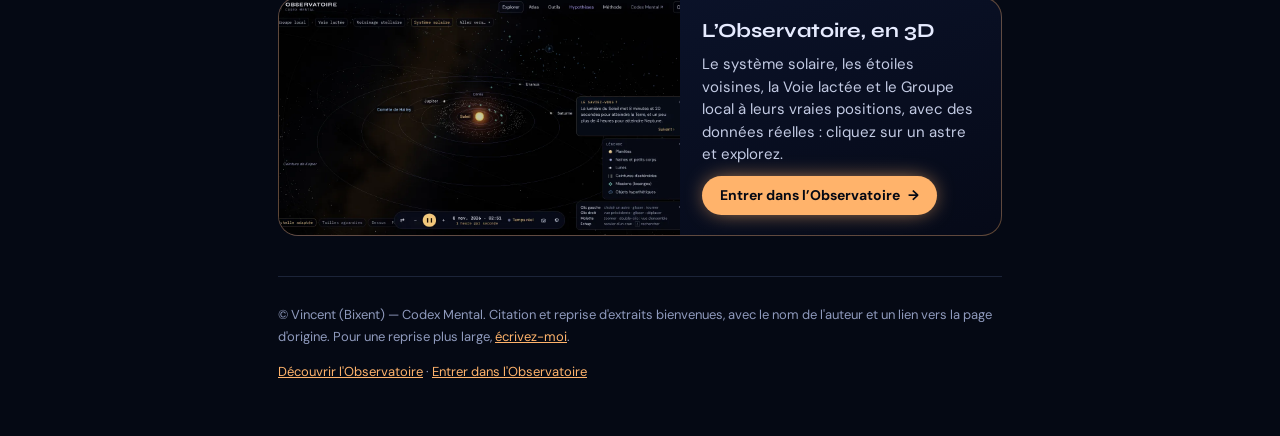
<file: decouvrir/hypotheses/caelesterium/index.html>
<!doctype html>
<html lang="fr">
<head>
<meta charset="utf-8">
<meta name="viewport" content="width=device-width, initial-scale=1">
<title>Caelesterium — Observatoire · Codex Mental</title>
<meta name="description" content="Et si certains corps célestes savaient mieux conserver leur matière, voire en régénérer une partie ? Née de l&#x27;observation de 3I/ATLAS et de l&#x27;image d&#x27;un terrarium fermé, l&#x27;hypothèse d&#x27;un corps à conservation, autorégulation et régénération (principe C.A.R.).">
<meta name="author" content="Vincent (Bixent)">
<link rel="canonical" href="https://obs.codexmental.com/decouvrir/hypotheses/caelesterium/">
<meta property="og:type" content="article">
<meta property="og:site_name" content="Observatoire · Codex Mental">
<meta property="og:title" content="Caelesterium — Observatoire · Codex Mental">
<meta property="og:description" content="Et si certains corps célestes savaient mieux conserver leur matière, voire en régénérer une partie ? Née de l&#x27;observation de 3I/ATLAS et de l&#x27;image d&#x27;un terrarium fermé, l&#x27;hypothèse d&#x27;un corps à conservation, autorégulation et régénération (principe C.A.R.).">
<meta property="og:url" content="https://obs.codexmental.com/decouvrir/hypotheses/caelesterium/">
<meta property="og:locale" content="fr_FR">
<meta property="og:image" content="https://obs.codexmental.com/decouvrir/apercu.webp">
<meta name="twitter:card" content="summary_large_image">
<link rel="icon" href="/favicon.svg" type="image/svg+xml">
<link rel="stylesheet" href="/decouvrir/lisible.css">
<script type="application/ld+json">{"@context": "https://schema.org", "@type": "Article", "headline": "Caelesterium", "name": "Caelesterium", "description": "Et si certains corps célestes savaient mieux conserver leur matière, voire en régénérer une partie ? Née de l'observation de 3I/ATLAS et de l'image d'un terrarium fermé, l'hypothèse d'un corps à conservation, autorégulation et régénération (principe C.A.R.).", "url": "https://obs.codexmental.com/decouvrir/hypotheses/caelesterium/", "mainEntityOfPage": "https://obs.codexmental.com/decouvrir/hypotheses/caelesterium/", "inLanguage": "fr", "author": {"@type": "Person", "name": "Vincent (Bixent)", "url": "https://bixent.codexmental.com"}, "copyrightHolder": {"@type": "Person", "name": "Vincent (Bixent)", "url": "https://bixent.codexmental.com"}, "isPartOf": {"@type": "WebSite", "name": "Observatoire · Codex Mental", "url": "https://obs.codexmental.com"}, "genre": "Hypothèse personnelle, spéculative", "usageInfo": "https://obs.codexmental.com/decouvrir/#reutilisation", "datePublished": "2026-11-02"}</script>
</head>
<body>
<header class="bar"><a class="brand" href="/"><img src="/favicon.svg" alt="" width="26" height="26"><span>OBSERVATOIRE · CODEX MENTAL</span></a><a class="enter" href="/">Entrer dans l’Observatoire <span aria-hidden="true">→</span></a></header>
<main class="page">
<nav class="crumbs"><a href="/decouvrir/">Observatoire</a> › Hypothèses</nav>
<header class="head"><h1>Caelesterium</h1><p class="meta">Vincent (Bixent) · Hypothèse personnelle · En réflexion · <time datetime="2026-11-02">2 novembre 2026</time></p><p><a class="go" href="https://obs.codexmental.com/#/hypotheses/caelesterium">Voir dans l'Observatoire</a></p></header>
<p class="warn">Une pure hypothèse, en cours de réflexion : aucune preuve ni aucune donnée ne montre qu&#x27;un tel objet existe. Je n&#x27;ai pas de formation scientifique ni astronomique ; c&#x27;est une exploration personnelle et spéculative, qui cherche à rester au plus près de la réalité et sera corrigée à mesure, en confrontant l&#x27;idée aux connaissances établies. L&#x27;animation est une illustration conceptuelle, pas une simulation physique.</p><div class="txt"><p><em>Le caelestère — hypothèse d&#x27;un corps céleste à conservation, autorégulation et régénération</em></p>
<p><strong>Statut : en cours de réflexion</strong> · Domaine : exploration astrophysique, hypothèse conceptuelle · Version 0.2, novembre 2026</p>
<h3>1. Origine de l&#x27;hypothèse</h3>
<p>L&#x27;idée du Caelesterium est née à la suite de mes réflexions sur l&#x27;objet interstellaire <strong>3I/ATLAS</strong>.</p>
<p>En observant son activité cométaire, notamment la sublimation de ses matériaux volatils sous l&#x27;effet du rayonnement solaire et la libération de gaz et de poussières, je me suis interrogé sur une possibilité : <strong>pourrait-il exister des corps célestes capables de mieux conserver leur matière, voire de régénérer certaines parties de leur structure ?</strong></p>
<p>Cette interrogation m&#x27;a rappelé le fonctionnement d&#x27;un terrarium fermé, dans lequel l&#x27;eau s&#x27;évapore, se condense puis retourne au substrat, permettant à une partie de la matière de circuler au sein d&#x27;un système relativement autonome.</p>
<p>Et si un phénomène comparable pouvait se produire naturellement à l&#x27;échelle d&#x27;un corps céleste ?</p>
<p>De cette analogie est née l&#x27;hypothèse du <strong>Caelesterium</strong>, ou <em>caelestère</em> : un objet céleste hypothétique dont les mécanismes internes pourraient contribuer à sa conservation, à son autorégulation et à sa régénération.</p>
<p>Il ne s&#x27;agit pas de considérer 3I/ATLAS comme un caelestère, mais de partir de son comportement pour explorer la possibilité d&#x27;un fonctionnement différent, dans lequel les transformations de matière contribueraient davantage à la préservation de l&#x27;objet qu&#x27;à son érosion.</p>
<h3>2. Terminologie</h3>
<p>Deux termes sont proposés pour distinguer le principe général de son application astronomique.</p>
<p><strong>Caelestarium</strong> désigne un principe conceptuel de conservation, d&#x27;autorégulation et de régénération au sein d&#x27;un système. Il pourrait, à titre exploratoire, être appliqué à différentes structures dont les compositions et les mécanismes ne seraient pas nécessairement identiques.</p>
<p><strong>Caelesterium</strong> désigne une catégorie hypothétique de corps célestes naturels susceptibles de présenter ces propriétés.</p>
<p>Le terme français <strong>caelestère</strong> désignerait un objet individuel appartenant à cette catégorie.</p>
<p>Ces appellations sont des néologismes. La distinction entre les terminaisons <em>-arium</em> et <em>-erium</em> relève ici d&#x27;une convention propre à l&#x27;hypothèse, et non d&#x27;une règle linguistique ou d&#x27;une classification scientifique reconnue.</p>
<h3>3. Le principe C.A.R.</h3>
<p>Le fonctionnement envisagé repose sur trois propriétés complémentaires.</p>
<h4>Conservation</h4>
<p>Le corps céleste limite la dispersion irréversible de ses matériaux. Il peut conserver une grande partie de ses ressources grâce à sa composition, à sa structure interne ou à une enveloppe protectrice.</p>
<p>La conservation n&#x27;implique pas nécessairement une herméticité absolue.</p>
<h4>Autorégulation</h4>
<p>Des mécanismes physiques naturels contribuent à maintenir certaines propriétés du système malgré les variations de son environnement.</p>
<p>Il pourrait notamment s&#x27;agir de transferts thermiques, de changements d&#x27;état, de migrations de gaz ou de redistributions de matière.</p>
<h4>Régénération</h4>
<p>Certains matériaux peuvent être redéposés, réorganisés ou transformés d&#x27;une manière qui contribue à préserver ou restaurer certaines caractéristiques de l&#x27;objet.</p>
<p>La régénération ne signifie pas nécessairement croissance. Elle peut consister en une réparation locale ou en un ralentissement de la dégradation.</p>
<p><strong>Un Caelesterium complet réunirait les trois propriétés C.A.R.</strong></p>
<p>Trois variantes conceptuelles pourraient également être envisagées : conservation et autorégulation ; conservation et régénération ; autorégulation et régénération.</p>
<p>Ces variantes constituent pour l&#x27;instant des catégories de réflexion, sans preuve qu&#x27;elles correspondent à des classes naturelles distinctes.</p>
<h3>4. Composition et structure possibles</h3>
<p>Un premier modèle pourrait reposer sur un corps constitué de roches, de glaces et de matériaux poreux.</p>
<p>Il comprendrait éventuellement :</p>
<ul><li>un noyau rocheux ou minéral assurant une partie de la cohésion mécanique ;</li><li>des réserves de substances volatiles, notamment de glace d&#x27;eau ;</li><li>des pores, fractures ou cavités permettant des déplacements internes de gaz ;</li><li>une croûte externe limitant les échanges de matière avec l&#x27;espace.</li></ul>
<p>Une autre architecture pourrait faire intervenir une enveloppe périphérique, ou combiner plusieurs mécanismes de confinement.</p>
<p>Aucune structure particulière n&#x27;est actuellement démontrée. Les représentations visuelles du Caelesterium doivent être considérées comme des illustrations conceptuelles.</p>
<p>La composition serait déterminante : un matériau stable dans un environnement très froid pourrait devenir actif, fragile ou instable lorsqu&#x27;il est soumis à un rayonnement plus intense.</p>
<h3>5. Deux régimes de fonctionnement</h3>
<h4>Régime conservatif</h4>
<p>Dans un environnement froid ou faiblement irradié, le caelestère pourrait présenter une activité limitée.</p>
<p>Sa structure retiendrait une proportion importante de ses matériaux. Les transformations internes seraient lentes, voire temporairement interrompues.</p>
<p>La durabilité du corps ne prouverait toutefois pas, à elle seule, l&#x27;existence d&#x27;un fonctionnement C.A.R. : un objet passivement stable n&#x27;est pas nécessairement autorégulé ou régénérant.</p>
<h4>Régime actif</h4>
<p>Lorsqu&#x27;il se rapproche d&#x27;une étoile ou traverse un environnement énergétique différent, le caelestère pourrait subir une intensification de certains processus.</p>
<p>Le réchauffement pourrait favoriser la sublimation, la circulation de gaz, les dépôts de matière ou les transformations minérales.</p>
<p>Des fractures pourraient modifier temporairement sa perméabilité.</p>
<p>Le rayonnement reçu constituerait alors une source d&#x27;énergie susceptible de déclencher ces mécanismes.</p>
<p>Cependant, <strong>une activité accrue pourrait aussi provoquer des pertes de matière et fragiliser la structure</strong>. Le passage près d&#x27;une étoile ne serait donc pas nécessairement bénéfique.</p>
<p>L&#x27;hypothèse doit déterminer dans quelles conditions une phase active pourrait contribuer à la conservation ou à la reconstruction du corps plutôt qu&#x27;à sa destruction.</p>
<h3>6. Échanges avec l&#x27;environnement</h3>
<p>Par analogie avec un terrarium que l&#x27;on peut ouvrir, un caelestère pourrait ne pas demeurer matériellement fermé durant toute son existence.</p>
<p>Il pourrait connaître des périodes d&#x27;échanges plus importants avec son environnement.</p>
<p>Deux phénomènes doivent être distingués :</p>
<p><strong>L&#x27;absorption d&#x27;énergie</strong>, notamment par le rayonnement stellaire, qui pourrait alimenter ou déclencher certaines transformations internes.</p>
<p><strong>L&#x27;acquisition de matière</strong>, par exemple sous forme de poussières ou de particules rencontrées au cours de son déplacement.</p>
<p>L&#x27;accrétion, l&#x27;adhésion électrostatique ou certains phénomènes de capture sont physiquement connus, mais leur efficacité pour un éventuel caelestère reste à établir.</p>
<p>En particulier, l&#x27;espace étant généralement très peu dense, un apport extérieur important ne peut être présumé.</p>
<h3>7. Pertes, gains et durée de vie</h3>
<p>Trois situations sont envisagées.</p>
<p><strong>Bilan matériel négatif :</strong> l&#x27;objet perd davantage de matière qu&#x27;il n&#x27;en acquiert. Il pourrait néanmoins subsister pendant des millions d&#x27;années si les pertes demeurent suffisamment faibles.</p>
<p><strong>Bilan matériel équilibré :</strong> les gains compensent approximativement les pertes. Sa masse pourrait rester stable sans que sa structure soit nécessairement inchangée.</p>
<p><strong>Bilan matériel positif :</strong> l&#x27;objet acquiert davantage de matière qu&#x27;il n&#x27;en perd. Sa croissance pourrait modifier sa gravité, sa composition et ses contraintes mécaniques.</p>
<p>La longévité ne dépend donc pas uniquement de la quantité de matière conservée.</p>
<p>Un objet peut garder une masse presque constante tout en se fragilisant. À l&#x27;inverse, il peut perdre lentement de la matière sans perdre immédiatement sa cohésion.</p>
<p>Une possibilité mérite une attention particulière : <strong>certaines pertes pourraient avoir un effet protecteur</strong>.</p>
<p>Par exemple, une libération de gaz pourrait réduire une surpression interne et éviter une fracture plus importante.</p>
<p>Il resterait à déterminer si un tel mécanisme pourrait réellement prolonger la stabilité globale du corps.</p>
<h3>8. Déplacement et autonomie</h3>
<p>L&#x27;autonomie matérielle d&#x27;un caelestère doit être distinguée de son comportement orbital.</p>
<p>Un objet peut conserver son fonctionnement interne tout en orbitant autour d&#x27;une étoile, ou voyager dans l&#x27;espace interstellaire tout en perdant progressivement de la matière.</p>
<p>Une augmentation de masse n&#x27;entraîne pas automatiquement un ralentissement.</p>
<p>En revanche, la capture de matière peut modifier la quantité de mouvement du corps selon la masse et la vitesse des particules acquises.</p>
<p>De même, un passage près d&#x27;une étoile peut dévier sa trajectoire, mais une capture gravitationnelle durable nécessite des conditions particulières permettant une modification suffisante de son énergie orbitale.</p>
<p>Le Caelesterium ne serait donc pas nécessairement un objet errant ou indépendant de toute étoile.</p>
<h3>9. Mécanismes physiques à examiner</h3>
<p>Plusieurs phénomènes connus pourraient constituer des éléments du modèle :</p>
<ul><li>sublimation et condensation de substances volatiles ;</li><li>migration de vapeur à travers des matériaux poreux ;</li><li>dépôt et redistribution de glaces ou de poussières ;</li><li>transferts thermiques entre régions internes ;</li><li>modification de la perméabilité sous l&#x27;effet des contraintes mécaniques ;</li><li>accrétion occasionnelle de matière extérieure ;</li><li>éjection de gaz susceptible de réduire certaines surpressions.</li></ul>
<p>Les comètes, les corps glacés et certains phénomènes de migration de matière observés dans le Système solaire fournissent des points de comparaison.</p>
<p>Ils ne constituent cependant pas des exemples confirmés de Caelesterium.</p>
<h3>Points de comparaison connus</h3>
<p><em>Des données établies, placées en parallèle de l&#x27;hypothèse : chacun de ces phénomènes existe, mais aucun ne fait d&#x27;un objet un caelestère.</em></p>
<h4>Le confinement, le vrai défi</h4>
<p>Un terrarium garde son eau grâce à sa paroi et à la gravité qui la ramène vers le sol. Sur un petit corps de quelques kilomètres, la vitesse de libération est de l&#x27;ordre du mètre par seconde, alors que les molécules de vapeur se déplacent à plusieurs centaines de mètres par seconde : la gravité ne retient presque rien. Pour un corps de ce type, la conservation devrait donc reposer sur sa structure (croûte, pores, cavités), pas sur sa masse.</p>
<h4>Une recondensation quotidienne sur une comète</h4>
<p>La sonde Rosetta a observé sur la comète 67P/Tchourioumov-Guérassimenko de la glace d&#x27;eau qui apparaît et disparaît en surface au rythme de l&#x27;éclairage de chaque région : la vapeur venue du sous-sol se redépose quand la surface refroidit, puis se sublime de nouveau. C&#x27;est une forme de redistribution, et une petite régénération locale de la glace de surface (<a href="https://sci.esa.int/web/rosetta/-/56519-de-sanctis-et-al-2015">De Sanctis et al., <em>Nature</em>, 2015</a>).</p>
<h4>Une croûte qui étouffe l&#x27;activité</h4>
<p>En s&#x27;érodant, une comète découvre des couches de poussière plus compactes et plus cohésives : la pression du gaz ne suffit plus à soulever la poussière et l&#x27;activité s&#x27;éteint. C&#x27;est l&#x27;une des explications proposées pour les comètes devenues inactives et les astéroïdes sombres sur des orbites de comètes (<a href="https://arxiv.org/abs/1603.09528">Gundlach et Blum, 2016</a>). Pour l&#x27;hypothèse, c&#x27;est un exemple de rétroaction : l&#x27;usure du corps finit par ralentir ses propres pertes.</p>
<h4>Des cycles de volatils sur un grand corps glacé</h4>
<p>Sur Pluton, l&#x27;azote circule entre le sol et l&#x27;atmosphère : il se sublime à certaines latitudes et se recondense à d&#x27;autres, notamment dans la grande plaine de Spoutnik, au fil des saisons et sur des millions d&#x27;années (<a href="https://arxiv.org/abs/1804.02434">Bertrand et al., 2018</a>). Ici, la gravité aide à conserver la matière : c&#x27;est une conservation et une redistribution à l&#x27;échelle d&#x27;un corps entier, mais sur une planète naine, pas sur un petit corps.</p>
<h4>Ce que cela suggère pour l&#x27;hypothèse</h4>
<p>Ces exemples montrent séparément la recondensation, l&#x27;autorégulation par la croûte et le recyclage des volatils. Une piste serait de définir le caelestère comme un petit corps dont la croûte et la recondensation internes ramèneraient le bilan de matière près de zéro, là où une comète ordinaire s&#x27;use. La signature à rechercher deviendrait plus concrète : un corps glacé anormalement peu actif pour sa taille et sa distance à l&#x27;étoile, avec de la glace fraîche en surface.</p>
<h3>10. Conditions nécessaires à la plausibilité</h3>
<p>Pour dépasser le stade de l&#x27;analogie, plusieurs questions devront recevoir des réponses quantitatives.</p>
<p><strong>Formation :</strong> quels processus naturels pourraient produire une structure suffisamment confinée, poreuse et résistante ?</p>
<p><strong>Composition :</strong> quels assemblages de matériaux permettraient des cycles répétés sans dégradation rapide ?</p>
<p><strong>Confinement :</strong> quelle proportion de gaz et de poussières pourrait réellement être retenue ?</p>
<p><strong>Énergie :</strong> quelles sources et quels gradients thermiques permettraient les transformations envisagées ?</p>
<p><strong>Régénération :</strong> les dépôts et transformations renforceraient-ils réellement certaines parties du corps ?</p>
<p><strong>Durabilité :</strong> combien de cycles pourraient se produire avant une dégradation irréversible ?</p>
<p><strong>Observation :</strong> quelles signatures permettraient de distinguer un caelestère d&#x27;une comète ou d&#x27;un autre corps glacé ordinaire ?</p>
<p>Ces questions constituent les principaux axes de recherche de l&#x27;hypothèse.</p>
<h3>11. Portée et limites</h3>
<p>Le Caelesterium est actuellement une <strong>hypothèse conceptuelle exploratoire</strong>, et non une catégorie astronomique établie.</p>
<p>Aucun objet n&#x27;a été identifié comme répondant à l&#x27;ensemble des propriétés proposées.</p>
<p>Les mécanismes physiques évoqués existent séparément dans différents contextes naturels, mais leur combinaison au sein d&#x27;un corps céleste capable de conservation, d&#x27;autorégulation et de régénération n&#x27;a pas été démontrée.</p>
<p>L&#x27;objectif n&#x27;est donc pas d&#x27;affirmer l&#x27;existence de tels objets, mais d&#x27;examiner si les lois physiques connues pourraient autoriser certaines de leurs caractéristiques.</p>
<p>L&#x27;hypothèse pourra être modifiée, restreinte ou abandonnée selon les résultats de cette réflexion.</p>
<h3>Conclusion : un objet encore imaginaire, une question ouverte</h3>
<p>Le Caelesterium est né d&#x27;une interrogation simple : <strong>un corps céleste pourrait-il fonctionner comme un système naturel de préservation de sa propre matière et de sa structure ?</strong></p>
<p>L&#x27;analogie avec le terrarium permet d&#x27;imaginer une circulation interne, des phases de conservation et d&#x27;activité, ainsi que des mécanismes de renouvellement.</p>
<p>Elle ne suffit toutefois pas à démontrer leur possibilité.</p>
<p>Il reste à comprendre comment un tel objet pourrait se former, résister aux contraintes de son environnement et maintenir des transformations favorables à sa longévité.</p>
<p>Peut-être qu&#x27;aucun corps céleste ne réunit ces propriétés. Peut-être que certaines existent déjà sous des formes que nous n&#x27;avons pas encore identifiées.</p>
<p>Dans les deux cas, la question mérite d&#x27;être examinée.</p>
<p><strong>L&#x27;Univers n&#x27;attend pas que nous découvrions ses objets pour les faire exister. C&#x27;est notre connaissance de l&#x27;Univers qui évolue à mesure que nous l&#x27;explorons.</strong></p>
<p><em>Note de recherche : cette hypothèse demeure en cours de réflexion. Les définitions, classifications et mécanismes présentés sont provisoires et susceptibles d&#x27;évoluer à mesure de leur confrontation aux connaissances scientifiques.</em></p></div>
<p class="cite">Source : Vincent (Bixent), « Caelesterium », Observatoire de Codex Mental, 2 novembre 2026 — <a href="https://obs.codexmental.com/decouvrir/hypotheses/caelesterium/">https://obs.codexmental.com/decouvrir/hypotheses/caelesterium/</a></p>
<a class="promo" href="/"><img src="/decouvrir/apercu.webp" alt="Aperçu du site" width="1280" height="720" loading="lazy"><span class="promo-t"><b>L’Observatoire, en 3D</b><span>Le système solaire, les étoiles voisines, la Voie lactée et le Groupe local à leurs vraies positions, avec des données réelles : cliquez sur un astre et explorez.</span><span class="enter">Entrer dans l’Observatoire <span aria-hidden="true">→</span></span></span></a>
<footer class="foot"><p>© Vincent (Bixent) — Codex Mental. Citation et reprise d'extraits bienvenues, avec le nom de l'auteur et un lien vers la page d'origine. Pour une reprise plus large, <a href="https://codexmental.com/#contact/form">écrivez-moi</a>.</p><p><a href="/decouvrir/">Découvrir l'Observatoire</a> · <a href="/">Entrer dans l'Observatoire</a></p></footer>
</main>
</body>
</html>
</file>
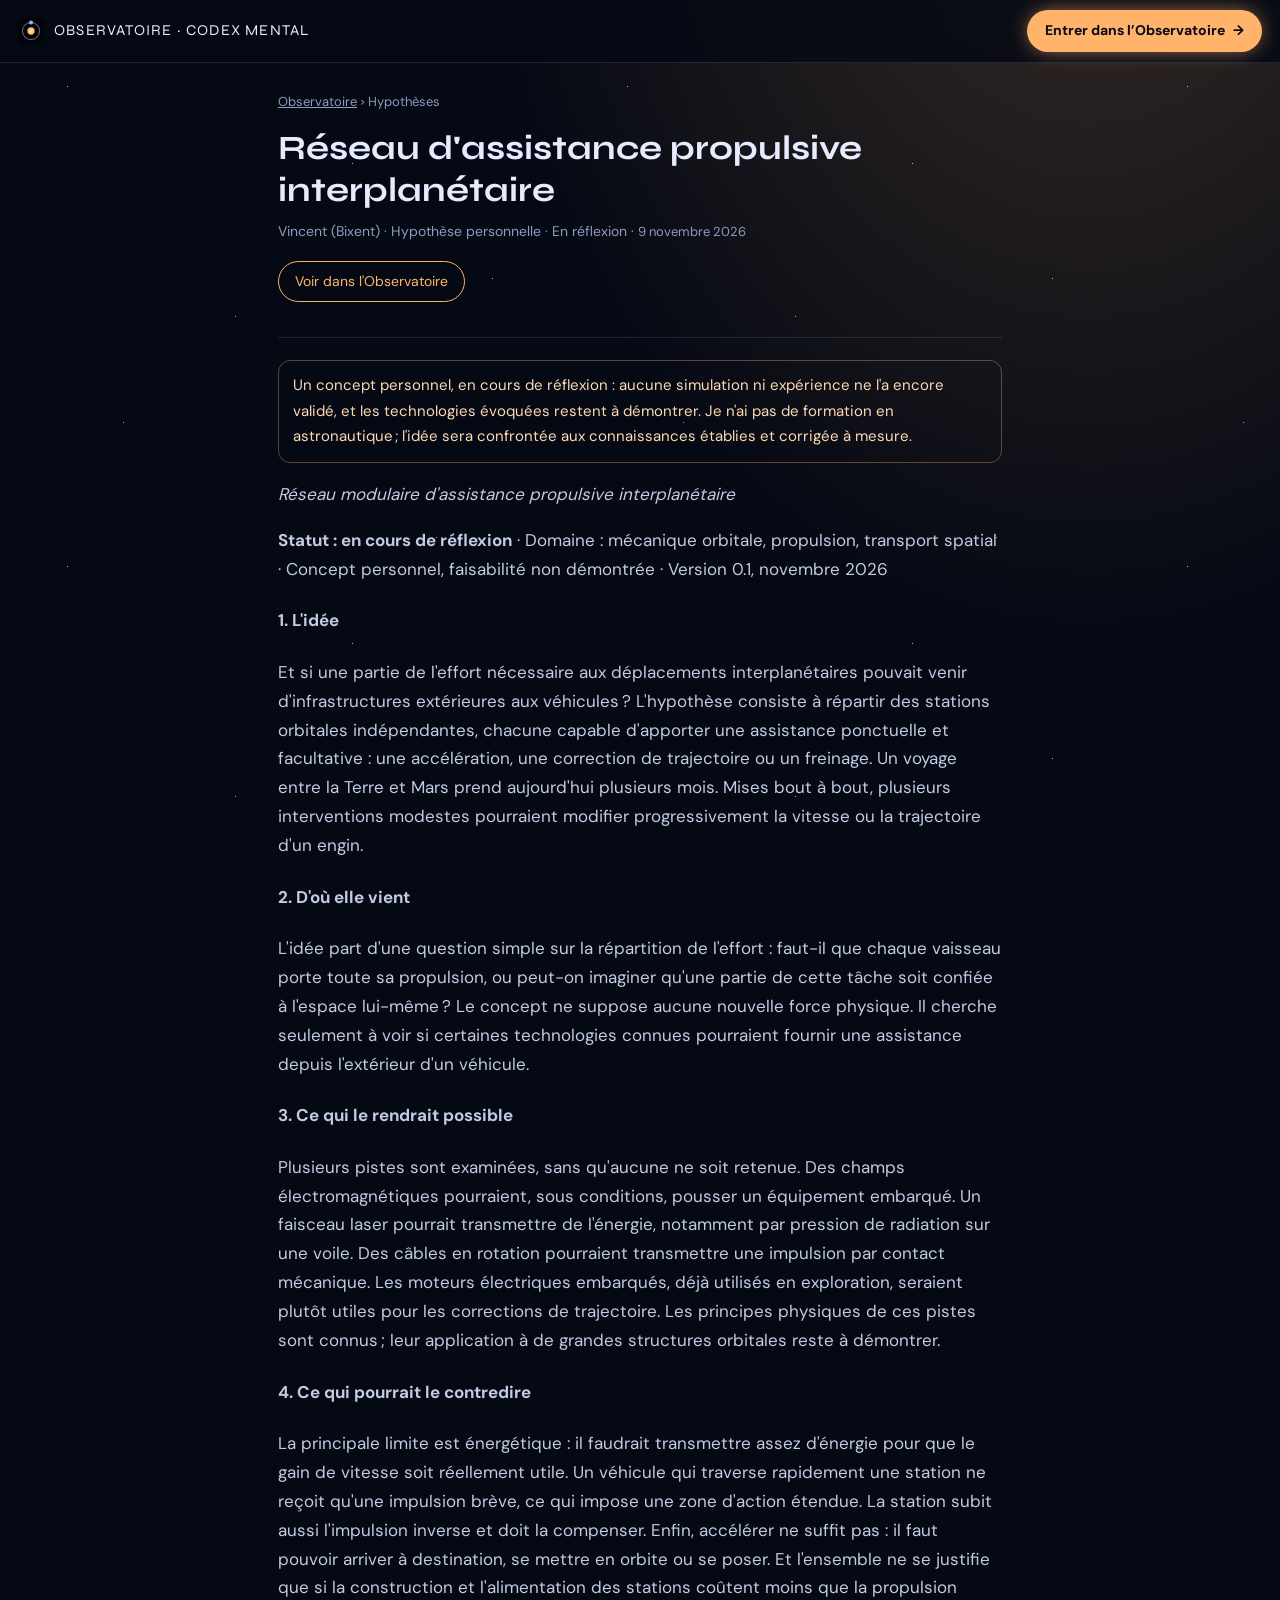
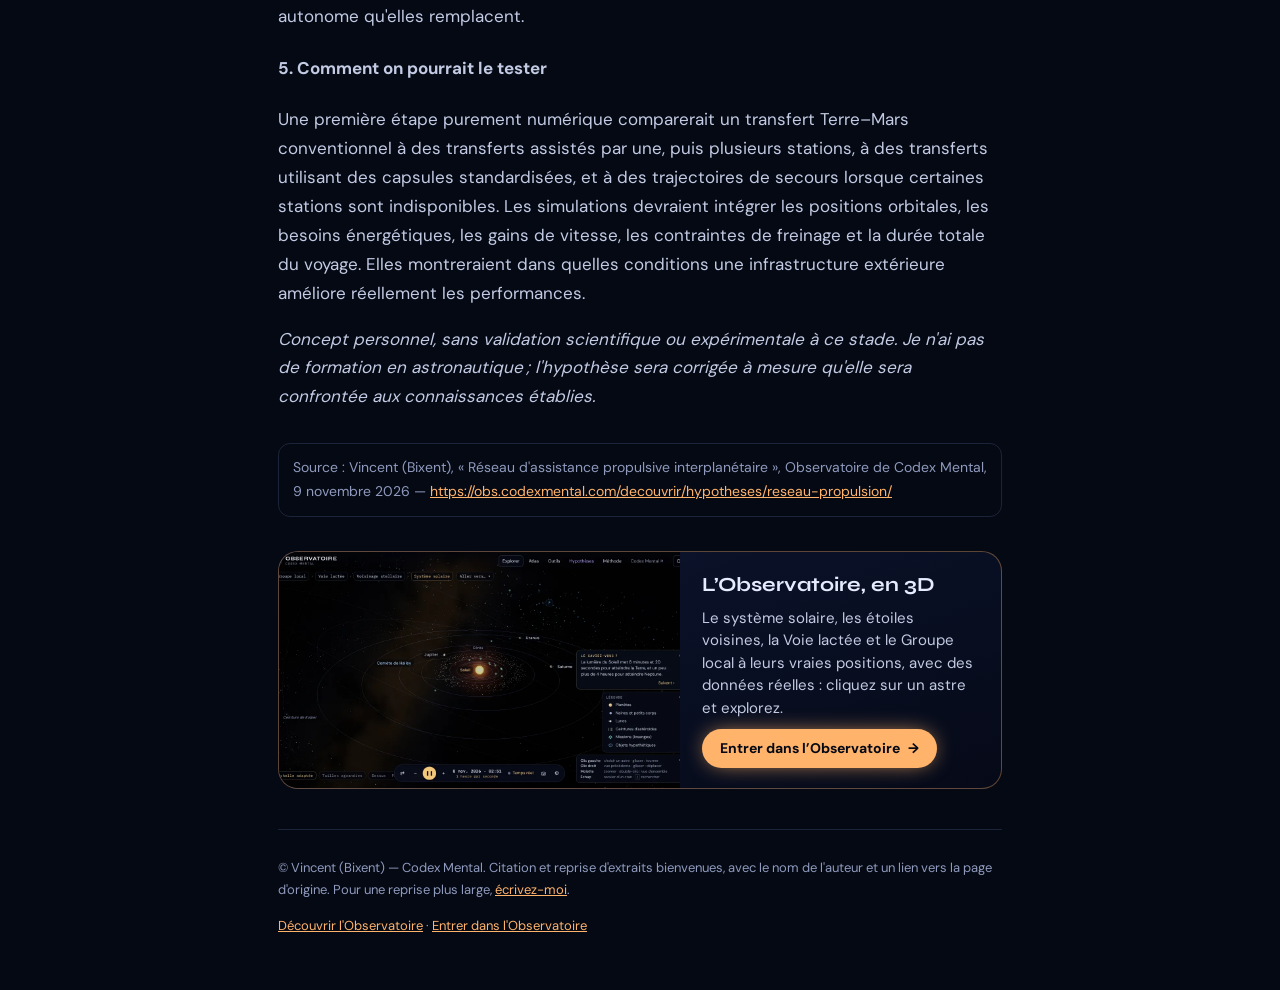
<file: decouvrir/hypotheses/reseau-propulsion/index.html>
<!doctype html>
<html lang="fr">
<head>
<meta charset="utf-8">
<meta name="viewport" content="width=device-width, initial-scale=1">
<title>Réseau d&#x27;assistance propulsive interplanétaire — Observatoire · Codex Mental</title>
<meta name="description" content="Et si des stations orbitales indépendantes pouvaient aider les vaisseaux à accélérer, corriger leur trajectoire ou freiner, sans les rendre dépendants ? Un concept de transport spatial à étudier par la simulation.">
<meta name="author" content="Vincent (Bixent)">
<link rel="canonical" href="https://obs.codexmental.com/decouvrir/hypotheses/reseau-propulsion/">
<meta property="og:type" content="article">
<meta property="og:site_name" content="Observatoire · Codex Mental">
<meta property="og:title" content="Réseau d&#x27;assistance propulsive interplanétaire — Observatoire · Codex Mental">
<meta property="og:description" content="Et si des stations orbitales indépendantes pouvaient aider les vaisseaux à accélérer, corriger leur trajectoire ou freiner, sans les rendre dépendants ? Un concept de transport spatial à étudier par la simulation.">
<meta property="og:url" content="https://obs.codexmental.com/decouvrir/hypotheses/reseau-propulsion/">
<meta property="og:locale" content="fr_FR">
<meta property="og:image" content="https://obs.codexmental.com/decouvrir/apercu.webp">
<meta name="twitter:card" content="summary_large_image">
<link rel="icon" href="/favicon.svg" type="image/svg+xml">
<link rel="stylesheet" href="/decouvrir/lisible.css">
<script type="application/ld+json">{"@context": "https://schema.org", "@type": "Article", "headline": "Réseau d'assistance propulsive interplanétaire", "name": "Réseau d'assistance propulsive interplanétaire", "description": "Et si des stations orbitales indépendantes pouvaient aider les vaisseaux à accélérer, corriger leur trajectoire ou freiner, sans les rendre dépendants ? Un concept de transport spatial à étudier par la simulation.", "url": "https://obs.codexmental.com/decouvrir/hypotheses/reseau-propulsion/", "mainEntityOfPage": "https://obs.codexmental.com/decouvrir/hypotheses/reseau-propulsion/", "inLanguage": "fr", "author": {"@type": "Person", "name": "Vincent (Bixent)", "url": "https://bixent.codexmental.com"}, "copyrightHolder": {"@type": "Person", "name": "Vincent (Bixent)", "url": "https://bixent.codexmental.com"}, "isPartOf": {"@type": "WebSite", "name": "Observatoire · Codex Mental", "url": "https://obs.codexmental.com"}, "genre": "Hypothèse personnelle, spéculative", "usageInfo": "https://obs.codexmental.com/decouvrir/#reutilisation", "datePublished": "2026-11-09"}</script>
</head>
<body>
<header class="bar"><a class="brand" href="/"><img src="/favicon.svg" alt="" width="26" height="26"><span>OBSERVATOIRE · CODEX MENTAL</span></a><a class="enter" href="/">Entrer dans l’Observatoire <span aria-hidden="true">→</span></a></header>
<main class="page">
<nav class="crumbs"><a href="/decouvrir/">Observatoire</a> › Hypothèses</nav>
<header class="head"><h1>Réseau d&#x27;assistance propulsive interplanétaire</h1><p class="meta">Vincent (Bixent) · Hypothèse personnelle · En réflexion · <time datetime="2026-11-09">9 novembre 2026</time></p><p><a class="go" href="https://obs.codexmental.com/#/hypotheses/reseau-propulsion">Voir dans l'Observatoire</a></p></header>
<p class="warn">Un concept personnel, en cours de réflexion : aucune simulation ni expérience ne l&#x27;a encore validé, et les technologies évoquées restent à démontrer. Je n&#x27;ai pas de formation en astronautique ; l&#x27;idée sera confrontée aux connaissances établies et corrigée à mesure.</p><div class="txt"><p><em>Réseau modulaire d&#x27;assistance propulsive interplanétaire</em></p>
<p><strong>Statut : en cours de réflexion</strong> · Domaine : mécanique orbitale, propulsion, transport spatial · Concept personnel, faisabilité non démontrée · Version 0.1, novembre 2026</p>
<h4>1. L&#x27;idée</h4>
<p>Et si une partie de l&#x27;effort nécessaire aux déplacements interplanétaires pouvait venir d&#x27;infrastructures extérieures aux véhicules ? L&#x27;hypothèse consiste à répartir des stations orbitales indépendantes, chacune capable d&#x27;apporter une assistance ponctuelle et facultative : une accélération, une correction de trajectoire ou un freinage. Un voyage entre la Terre et Mars prend aujourd&#x27;hui plusieurs mois. Mises bout à bout, plusieurs interventions modestes pourraient modifier progressivement la vitesse ou la trajectoire d&#x27;un engin.</p>
<h4>2. D&#x27;où elle vient</h4>
<p>L&#x27;idée part d&#x27;une question simple sur la répartition de l&#x27;effort : faut-il que chaque vaisseau porte toute sa propulsion, ou peut-on imaginer qu&#x27;une partie de cette tâche soit confiée à l&#x27;espace lui-même ? Le concept ne suppose aucune nouvelle force physique. Il cherche seulement à voir si certaines technologies connues pourraient fournir une assistance depuis l&#x27;extérieur d&#x27;un véhicule.</p>
<h4>3. Ce qui le rendrait possible</h4>
<p>Plusieurs pistes sont examinées, sans qu&#x27;aucune ne soit retenue. Des champs électromagnétiques pourraient, sous conditions, pousser un équipement embarqué. Un faisceau laser pourrait transmettre de l&#x27;énergie, notamment par pression de radiation sur une voile. Des câbles en rotation pourraient transmettre une impulsion par contact mécanique. Les moteurs électriques embarqués, déjà utilisés en exploration, seraient plutôt utiles pour les corrections de trajectoire. Les principes physiques de ces pistes sont connus ; leur application à de grandes structures orbitales reste à démontrer.</p>
<h4>4. Ce qui pourrait le contredire</h4>
<p>La principale limite est énergétique : il faudrait transmettre assez d&#x27;énergie pour que le gain de vitesse soit réellement utile. Un véhicule qui traverse rapidement une station ne reçoit qu&#x27;une impulsion brève, ce qui impose une zone d&#x27;action étendue. La station subit aussi l&#x27;impulsion inverse et doit la compenser. Enfin, accélérer ne suffit pas : il faut pouvoir arriver à destination, se mettre en orbite ou se poser. Et l&#x27;ensemble ne se justifie que si la construction et l&#x27;alimentation des stations coûtent moins que la propulsion autonome qu&#x27;elles remplacent.</p>
<h4>5. Comment on pourrait le tester</h4>
<p>Une première étape purement numérique comparerait un transfert Terre–Mars conventionnel à des transferts assistés par une, puis plusieurs stations, à des transferts utilisant des capsules standardisées, et à des trajectoires de secours lorsque certaines stations sont indisponibles. Les simulations devraient intégrer les positions orbitales, les besoins énergétiques, les gains de vitesse, les contraintes de freinage et la durée totale du voyage. Elles montreraient dans quelles conditions une infrastructure extérieure améliore réellement les performances.</p>
<p><em>Concept personnel, sans validation scientifique ou expérimentale à ce stade. Je n&#x27;ai pas de formation en astronautique ; l&#x27;hypothèse sera corrigée à mesure qu&#x27;elle sera confrontée aux connaissances établies.</em></p></div>
<p class="cite">Source : Vincent (Bixent), « Réseau d&#x27;assistance propulsive interplanétaire », Observatoire de Codex Mental, 9 novembre 2026 — <a href="https://obs.codexmental.com/decouvrir/hypotheses/reseau-propulsion/">https://obs.codexmental.com/decouvrir/hypotheses/reseau-propulsion/</a></p>
<a class="promo" href="/"><img src="/decouvrir/apercu.webp" alt="Aperçu du site" width="1280" height="720" loading="lazy"><span class="promo-t"><b>L’Observatoire, en 3D</b><span>Le système solaire, les étoiles voisines, la Voie lactée et le Groupe local à leurs vraies positions, avec des données réelles : cliquez sur un astre et explorez.</span><span class="enter">Entrer dans l’Observatoire <span aria-hidden="true">→</span></span></span></a>
<footer class="foot"><p>© Vincent (Bixent) — Codex Mental. Citation et reprise d'extraits bienvenues, avec le nom de l'auteur et un lien vers la page d'origine. Pour une reprise plus large, <a href="https://codexmental.com/#contact/form">écrivez-moi</a>.</p><p><a href="/decouvrir/">Découvrir l'Observatoire</a> · <a href="/">Entrer dans l'Observatoire</a></p></footer>
</main>
</body>
</html>
</file>
<file: fonts/fonts.css>
/* Polices hébergées ici (licence OFL, voir OFL-*.txt) : aucune requête vers un service tiers. */
@font-face { font-family: 'Syne'; src: url('Syne.woff') format('woff'); font-weight: 400 800; font-display: swap; }
@font-face { font-family: 'DM Sans'; src: url('DMSans.woff') format('woff'); font-weight: 100 1000; font-display: swap; }
@font-face { font-family: 'IBM Plex Mono'; src: url('IBMPlexMono-400.woff') format('woff'); font-weight: 400; font-display: swap; }
@font-face { font-family: 'IBM Plex Mono'; src: url('IBMPlexMono-500.woff') format('woff'); font-weight: 500; font-display: swap; }
</file>
<file: css/obs.css>
/* ======================================================================
   OBSERVATOIRE · Codex Mental — interface
   Palette reprise du thème Héliosphère. Couleurs réservées aux hypothèses : --hypo (violet, les miennes), --sci (bleu, celles des chercheurs),
   pour qu'une hypothèse ne soit jamais confondue avec une donnée.
   ====================================================================== */
:root {
  --bg: #03040a; --fg: #e9ecf8; --soft: #cdd3e6; --muted: #8f96b8; --faint: #5f6688;
  --accent: #f4c77a; --accent2: #ffb23e; --cool: #8fb4ff;
  --line: rgba(194, 206, 239, .16); --line2: rgba(194, 206, 239, .28);
  --panel: rgba(8, 12, 26, .86); --panel-solid: #070a16; --panel-deep: rgba(2, 4, 12, .55);
  --hypo: #b49cff; --hypo-bg: rgba(140, 110, 255, .10); --hypo-line: rgba(180, 156, 255, .38);
  --sci: #7cc4ff; --sci-bg: rgba(90, 170, 255, .10); --sci-line: rgba(124, 196, 255, .42);
  --display: 'Syne', 'Trebuchet MS', system-ui, sans-serif;
  --body: 'DM Sans', system-ui, -apple-system, 'Segoe UI', sans-serif;
  --mono: 'IBM Plex Mono', ui-monospace, 'SFMono-Regular', Menlo, monospace;
  --r: 14px; --gut: 16px;
  --top: 56px;
  color-scheme: dark;
}
* { box-sizing: border-box; }
html, body { margin: 0; height: 100%; background: var(--bg); color: var(--fg); overflow: hidden; }
body { font: 15px/1.55 var(--body); -webkit-font-smoothing: antialiased; -webkit-tap-highlight-color: transparent; }
a { color: var(--accent); }
button { font: inherit; color: inherit; }
:focus-visible { outline: 2px solid var(--accent); outline-offset: 2px; }
[hidden] { display: none !important; }

/* ---------- scène ---------- */
.stage { position: fixed; inset: 0; }
#cv { position: absolute; inset: 0; width: 100%; height: 100%; display: block; touch-action: none; cursor: grab; }
#cv:active { cursor: grabbing; }
#cv.over { cursor: pointer; }
.labels { position: absolute; inset: 0; pointer-events: none; overflow: hidden; }
.boot { position: absolute; inset: 0; display: grid; place-content: center; justify-items: center; gap: 14px; color: var(--muted); font: 13px var(--mono); letter-spacing: .08em; transition: opacity .8s; pointer-events: none;
  background: radial-gradient(circle at 50% 45%, rgba(255, 178, 62, .10), transparent 40%), var(--bg); }
.boot.done { opacity: 0; }
.boot-orbit { width: 54px; height: 54px; border-radius: 50%; border: 1px solid var(--line2); position: relative; animation: spin 2.4s linear infinite; }
.boot-orbit::before { content: ''; position: absolute; inset: 21px; border-radius: 50%; background: var(--accent); box-shadow: 0 0 18px var(--accent2); }
.boot-orbit::after { content: ''; position: absolute; width: 7px; height: 7px; border-radius: 50%; background: var(--cool); top: -4px; left: 23px; }
@keyframes spin { to { transform: rotate(360deg); } }
.boot.fail { color: var(--soft); pointer-events: auto; }
.boot.fail .boot-orbit { display: none; }

/* étiquettes posées sur les astres */
.lbl { position: absolute; left: 0; top: 0; pointer-events: auto; display: flex; align-items: center; gap: 0; padding: 0; border: 0; background: none; cursor: pointer;
  transition: opacity .25s; white-space: nowrap; will-change: transform; }
.lbl .dot { position: absolute; left: -4px; top: -4px; width: 8px; height: 8px; border-radius: 50%; border: 1px solid rgba(233, 236, 248, .55); opacity: 0; transition: opacity .2s; }
.lbl .nm { margin-left: var(--off, 10px); transform: translateY(-50%); font: 500 12px/1 var(--body); letter-spacing: .02em; color: var(--soft);
  padding: 4px 7px; border-radius: 7px; background: rgba(3, 5, 14, .42); border: 1px solid transparent; text-shadow: 0 1px 6px #000; }
.lbl .nm em { font-style: normal; color: var(--accent); font-size: 10px; margin-left: 6px; letter-spacing: .06em; text-transform: uppercase; }
.lbl:hover .nm, .lbl.hov .nm { color: var(--fg); border-color: var(--line2); background: rgba(8, 12, 26, .8); }
.lbl.active .nm { color: var(--accent); border-color: rgba(244, 199, 122, .45); background: rgba(8, 12, 26, .85); }
.lbl.hid { opacity: 0; pointer-events: none; }
.lbl.dim .nm { opacity: .5; }
.lbl.is-moon .nm, .lbl.is-dwarf .nm, .lbl.is-region .nm { font-size: 11px; color: var(--muted); }
.lbl.is-region .nm { font-style: italic; background: none; }
.lbl.is-exo .nm { font-size: 11px; color: #9fe3b0; }
.lbl.is-craft .nm { font: 500 10.5px/1 var(--mono, monospace); letter-spacing: .04em; color: #8ff0dc; opacity: .85; }
.lbl.is-craft.active .nm { color: #8ff0dc; border-color: rgba(143, 240, 220, .45); opacity: 1; }
.lbl.is-comet .nm { color: #9fd0ff; }
.lbl.is-sun .nm { color: var(--accent); }
/* étiquette placée à gauche, au-dessus ou en dessous de son astre (pour ne rien recouvrir) */
.lbl.s-g .nm, .lbl.s-h .nm, .lbl.s-b .nm { position: absolute; top: 0; margin-left: 0; }
.lbl.s-g .nm { right: var(--off, 10px); }
.lbl.s-h .nm { left: 0; transform: translate(-50%, calc(-100% - var(--off, 10px))); }
.lbl.s-b .nm { left: 0; transform: translate(-50%, var(--off, 10px)); }
.lbl.is-minor .nm { font-size: 10.5px; color: var(--muted); }
/* réglage « Noms des autres niveaux : au survol » : on ne voit que les objets, le nom apparaît au survol ou quand l'objet est choisi */
.labels.names-hover .lbl:not(.active):not(.hov):not(:hover):not(:focus-visible) .nm { opacity: 0; }
.labels.names-hover .lbl .nm { transition: opacity .2s; }
.labels.names-hover .ring-tag { opacity: 0; }
/* objet théorique (Planète 9) : couleur des hypothèses de chercheurs, contour pointillé */
.lbl.is-theo .nm { font-size: 11px; font-style: normal; color: var(--sci); background: rgba(8, 22, 40, .4); border: 1px dashed var(--sci-line); transition: opacity .22s; }
.lbl.is-theo .nm.swap { opacity: 0; }
/* inclinaison d'une orbite */
.lbl.is-incl { pointer-events: none; }
.lbl.is-incl .nm { margin-left: 8px; font: 500 10.5px/1 var(--mono); color: #c9d2f3; background: rgba(3, 5, 14, .55); padding: 3px 6px; }
.lbl.is-incl.strong .nm { color: var(--accent); border-color: rgba(244, 199, 122, .35); }
/* lieux de la surface (cratères, mers, sites d'alunissage) */
.lbl.is-site .dot { opacity: 1; width: 6px; height: 6px; left: -3px; top: -3px; border-color: rgba(233, 236, 248, .8); background: rgba(3, 5, 14, .5); }
.lbl.is-site .nm { font-size: 11px; padding: 2px 6px; color: var(--soft); background: rgba(3, 5, 14, .55); }
.lbl.is-site.t-mer .nm, .lbl.is-site.t-bassin .nm, .lbl.is-site.t-region .nm, .lbl.is-site.t-lac .nm, .lbl.is-site.t-calotte .nm { font-style: italic; color: #c9d2ea; background: none; font-size: 12px; letter-spacing: .02em; }
.lbl.is-site.t-mer .dot, .lbl.is-site.t-bassin .dot, .lbl.is-site.t-region .dot, .lbl.is-site.t-lac .dot, .lbl.is-site.t-calotte .dot { opacity: 0; }
.lbl.is-site.t-lac .nm { color: #9fc4ff; }
.lbl.is-site.t-volcan .dot { border-color: #ff9a6a; background: #ff7a3d; }
.lbl.is-site.t-base .dot, .lbl.is-site.t-observatoire .dot { border-color: var(--cool); background: var(--cool); }
.lbl.is-site.t-base .nm, .lbl.is-site.t-observatoire .nm { color: #c4d6ff; }
.lbl.is-site.t-site .dot { border-color: var(--accent); background: var(--accent); }
.lbl.is-site.t-site .nm { color: var(--accent); }
.lbl.is-site.t-extreme .dot { border-color: #8fe0b0; }
.lbl.is-site.active .nm { color: var(--fg); border-color: rgba(244, 199, 122, .5); background: rgba(8, 12, 26, .85); }
.lbl.is-site.active .dot { width: 12px; height: 12px; left: -6px; top: -6px; border: 2px solid var(--accent); background: transparent; box-shadow: 0 0 10px var(--accent); }
/* console : lieux et géologie */
.c-sites h4 { margin: 10px 0 6px; font: 500 10.5px var(--mono); letter-spacing: .08em; text-transform: uppercase; color: var(--muted); }
.c-sites .chip.t-site { color: var(--accent); }
.c-sites .chip.t-base, .c-sites .chip.t-observatoire { color: #c4d6ff; }
.c-sites .chip.t-volcan { color: #ffb08a; }
.c-geo { display: grid; gap: 8px; }
.c-geo div { font-size: 13px; color: var(--soft); }
.c-geo b { display: block; color: var(--fg); font-weight: 600; font-size: 13px; margin-bottom: 1px; }
.ring-tag.oort-tag { color: rgba(170, 185, 230, .6); font-style: italic; transform: translate(-50%, 0); }
.ring-tag.halo-tag { color: rgba(160, 185, 255, .55); font-style: italic; }
.ring-tag { position: absolute; left: 0; top: 0; font: 10px var(--mono); color: var(--faint); transform: translate(6px, -14px); white-space: nowrap; }

/* ---------- barre du haut ---------- */
.top { position: fixed; z-index: 20; left: 0; right: 0; top: 0; height: var(--top); display: flex; align-items: center; gap: 18px;
  padding: 0 var(--gut); padding-top: env(safe-area-inset-top); background: linear-gradient(rgba(3, 4, 10, .85), rgba(3, 4, 10, 0)); }
.brand { display: flex; align-items: center; gap: 10px; text-decoration: none; color: var(--fg); margin-right: auto; }
.brand b { display: block; font: 700 16px/1 var(--display); letter-spacing: .08em; text-transform: uppercase; }
.brand small { display: block; font: 10px/1.6 var(--mono); color: var(--muted); letter-spacing: .14em; text-transform: uppercase; }
.brand-mark { width: 24px; height: 24px; border-radius: 50%; border: 1px solid var(--line2); position: relative; flex: none; }
.brand-mark::before { content: ''; position: absolute; inset: 8px; border-radius: 50%; background: var(--accent); box-shadow: 0 0 10px var(--accent2); }
.brand-mark::after { content: ''; position: absolute; width: 5px; height: 5px; border-radius: 50%; background: var(--cool); top: -3px; left: 9px; }
.menu { display: flex; gap: 4px; align-items: center; }
.menu a { color: var(--soft); text-decoration: none; font-size: 13.5px; padding: 7px 11px; border-radius: 9px; border: 1px solid transparent; }
.menu a:hover { color: var(--fg); background: rgba(255, 255, 255, .05); }
.menu a[aria-current="page"] { color: var(--fg); border-color: var(--line2); background: rgba(8, 12, 26, .7); }
.menu a.m-hypo { color: var(--hypo); }
.menu a.m-hypo[aria-current="page"] { border-color: var(--hypo-line); background: var(--hypo-bg); }
.menu a.m-out { color: var(--muted); }
.m-info { position: relative; }
.info-btn { width: 32px; height: 32px; border-radius: 50%; border: 1px solid var(--line2); background: transparent; color: var(--soft); cursor: pointer; margin-left: 4px;
  font: italic 600 15px/1 Georgia, 'Times New Roman', serif; display: grid; place-items: center; }
.info-btn:hover, .info-btn[aria-expanded="true"], .m-info.current .info-btn { color: var(--fg); border-color: var(--accent); }
.info-menu { position: absolute; right: 0; top: calc(100% + 8px); min-width: 180px; padding: 6px; display: none; flex-direction: column;
  background: var(--panel-solid); border: 1px solid var(--line2); border-radius: 12px; box-shadow: 0 20px 50px rgba(0, 0, 0, .5); }
.info-menu.open { display: flex; }
.info-menu a { padding: 9px 12px; }
.info-title { font: 10.5px var(--mono); letter-spacing: .12em; text-transform: uppercase; color: var(--muted); padding: 6px 12px 4px; }
.search-btn { width: 36px; height: 36px; border-radius: 10px; border: 1px solid var(--line2); background: var(--panel-deep); color: var(--soft); cursor: pointer; display: grid; place-items: center; order: 2; }
.search-btn:hover, .search-btn[aria-expanded="true"] { color: var(--fg); border-color: var(--accent); }
.menu { order: 1; } .menu-btn { order: 3; }
.search { position: fixed; z-index: 30; top: calc(var(--top) + env(safe-area-inset-top) + 4px); right: var(--gut); width: min(440px, calc(100% - 2 * var(--gut)));
  background: var(--panel-solid); border: 1px solid var(--line2); border-radius: var(--r); box-shadow: 0 24px 60px rgba(0, 0, 0, .55); overflow: hidden; animation: cin .2s ease-out; }
.search input { width: 100%; border: 0; border-bottom: 1px solid var(--line); background: transparent; color: var(--fg); font: 15px var(--body); padding: 14px 16px; outline: none; }
.search-results { list-style: none; margin: 0; padding: 6px; max-height: 60vh; overflow: auto; }
.search-results a { display: block; padding: 9px 11px; border-radius: 9px; text-decoration: none; color: var(--fg); }
.search-results a b { display: block; font-weight: 600; font-size: 14.5px; }
.search-results a small { display: block; color: var(--muted); font-size: 12px; }
.search-results li[aria-selected="true"] a, .search-results a:hover { background: rgba(244, 199, 122, .09); }
.search-results a.s-hypo b { color: var(--hypo); }
.search-results a.s-sci b { color: var(--sci); }
.search-results a.s-page b { color: var(--accent); }
.s-hint { padding: 12px; color: var(--muted); font-size: 13px; }
.s-hint b { color: var(--soft); }
.menu-btn { display: none; width: 40px; height: 40px; border-radius: 10px; border: 1px solid var(--line2); background: var(--panel); cursor: pointer; position: relative; }
.menu-btn span, .menu-btn span::before, .menu-btn span::after { position: absolute; left: 11px; right: 11px; height: 1.5px; background: var(--fg); content: ''; transition: transform .2s; }
.menu-btn span { top: 19px; } .menu-btn span::before { left: 0; right: 0; top: -6px; } .menu-btn span::after { left: 0; right: 0; top: 6px; }
.menu-btn[aria-expanded="true"] span { background: transparent; }
.menu-btn[aria-expanded="true"] span::before { transform: translateY(6px) rotate(45deg); }
.menu-btn[aria-expanded="true"] span::after { transform: translateY(-6px) rotate(-45deg); }

/* fil d'Ariane */
.crumbs { position: fixed; z-index: 15; left: var(--gut); top: calc(var(--top) + env(safe-area-inset-top) + 4px); display: flex; flex-wrap: wrap; align-items: center; gap: 2px;
  font: 12px var(--mono); letter-spacing: .04em; max-width: calc(100% - 2 * var(--gut)); }
.crumbs button { border: 1px solid var(--line); background: var(--panel-deep); color: var(--soft); padding: 5px 9px; border-radius: 8px; cursor: pointer; }
.crumbs button:hover { color: var(--fg); border-color: var(--line2); }
.crumbs button[aria-current="location"] { color: var(--accent); border-color: rgba(244, 199, 122, .35); cursor: default; }
.crumbs button.c-soon { color: var(--faint); border-style: dashed; cursor: help; }
.crumbs .sep { color: var(--faint); padding: 0 3px; }
.crumbs button.c-down { margin-left: 8px; color: var(--accent); border-color: rgba(244, 199, 122, .35); }

/* ---------- console d'objet ---------- */
.console { position: fixed; z-index: 14; right: var(--gut); top: calc(var(--top) + env(safe-area-inset-top) + 4px); bottom: 92px; width: min(380px, calc(100% - 2 * var(--gut)));
  background: var(--panel); border: 1px solid var(--line); border-radius: var(--r); backdrop-filter: blur(10px); -webkit-backdrop-filter: blur(10px);
  display: flex; flex-direction: column; overflow: hidden; box-shadow: 0 20px 60px rgba(0, 0, 0, .45); animation: cin .35s ease-out; }
@keyframes cin { from { opacity: 0; transform: translateX(14px); } }
.c-head { padding: 16px 16px 12px; border-bottom: 1px solid var(--line); position: relative; }
.c-kind { font: 11px var(--mono); color: var(--muted); letter-spacing: .08em; text-transform: uppercase; margin: 0 0 4px; }
.c-name { margin: 0; font: 700 26px/1.1 var(--display); letter-spacing: .01em; display: flex; align-items: center; gap: 10px; }
.c-swatch { width: 14px; height: 14px; border-radius: 50%; flex: none; box-shadow: 0 0 12px currentColor; }
.c-close, .c-min { position: absolute; top: 12px; width: 32px; height: 32px; border-radius: 9px; border: 1px solid var(--line); background: transparent; color: var(--muted); cursor: pointer; }
.c-close { right: 12px; } .c-min { right: 50px; display: none; }
.c-close:hover, .c-min:hover { color: var(--fg); border-color: var(--line2); }
.c-body { overflow: auto; padding: 4px 16px 18px; overscroll-behavior: contain; }
.c-body::-webkit-scrollbar { width: 8px; } .c-body::-webkit-scrollbar-thumb { background: var(--line); border-radius: 8px; }
.c-text { color: var(--soft); margin: 12px 0 4px; }
.c-sec { margin-top: 16px; }
.c-sec > h3 { margin: 0 0 8px; font: 500 11px var(--mono); letter-spacing: .1em; text-transform: uppercase; color: var(--muted); display: flex; align-items: center; gap: 8px; }
.c-sec > h3::after { content: ''; flex: 1; height: 1px; background: var(--line); }
.c-live { display: grid; grid-template-columns: 1fr 1fr; gap: 8px; }
.c-live div { padding: 9px 10px; border-radius: 10px; background: var(--panel-deep); border: 1px solid var(--line); }
.c-live span { display: block; font: 10.5px var(--mono); color: var(--muted); letter-spacing: .04em; }
.c-live b { display: block; font: 500 15px/1.3 var(--mono); color: var(--fg); margin-top: 3px; }
.c-live small { display: block; font: 11px var(--mono); color: var(--muted); }
.c-live .wide { grid-column: 1 / -1; }
.c-facts { width: 100%; border-collapse: collapse; font-size: 13.5px; }
.c-facts th { text-align: left; font-weight: 400; color: var(--muted); padding: 6px 10px 6px 0; vertical-align: top; width: 44%; }
.c-facts td { padding: 6px 0; color: var(--fg); font-family: var(--mono); font-size: 12.5px; }
.c-facts tr + tr th, .c-facts tr + tr td { border-top: 1px solid var(--line); }
.c-map { display: block; width: 100%; aspect-ratio: 2 / 1; object-fit: cover; border-radius: 10px; border: 1px solid var(--line); background: #000; }
.c-cap { font: 11px var(--mono); color: var(--muted); margin: 6px 0 0; }
.c-note { font-size: 12.5px; color: var(--muted); padding: 9px 11px; border-left: 2px solid var(--line2); background: rgba(255, 255, 255, .02); border-radius: 0 8px 8px 0; margin: 6px 0 0; }
.c-chips { display: flex; flex-wrap: wrap; gap: 6px; }
.chip { border: 1px solid var(--line); background: var(--panel-deep); color: var(--soft); padding: 6px 10px; border-radius: 999px; font-size: 12.5px; cursor: pointer; text-decoration: none; }
.chip:hover { color: var(--fg); border-color: var(--line2); }
.chip-go { color: var(--accent); border-color: rgba(244, 199, 122, .4); }
.c-hypo a { display: block; text-decoration: none; color: var(--fg); padding: 10px 12px; border-radius: 10px; border: 1px dashed var(--hypo-line); background: var(--hypo-bg); margin-bottom: 6px; }
.c-hypo a small { display: block; color: var(--hypo); font: 10.5px var(--mono); letter-spacing: .08em; text-transform: uppercase; }
.c-sec.c-hypo > h3 { color: var(--soft); }
.c-hypo a.sci { border-color: var(--sci-line); background: var(--sci-bg); }
.c-hypo a.sci small { color: var(--sci); text-transform: none; letter-spacing: .02em; }

.c-flags { display: flex; flex-wrap: wrap; gap: 5px; margin-top: 12px; align-items: center; }
.flag { display: inline-flex; align-items: baseline; gap: 5px; font: 11px var(--mono); padding: 4px 8px; border-radius: 999px; border: 1px solid; cursor: help; }
.flag i { font-style: normal; color: var(--muted); }
.f-real { color: #8fe0b0; border-color: rgba(143, 224, 176, .35); background: rgba(143, 224, 176, .06); }
.f-adapt { color: var(--accent); border-color: rgba(244, 199, 122, .35); background: rgba(244, 199, 122, .06); }
.f-sim { color: var(--cool); border-color: rgba(143, 180, 255, .35); background: rgba(143, 180, 255, .06); }
.flag-help { width: 22px; height: 22px; border-radius: 50%; display: grid; place-items: center; font: 11px var(--mono); color: var(--muted); border: 1px solid var(--line); text-decoration: none; }
.flag-help:hover { color: var(--fg); border-color: var(--line2); }
.c-name-origin { margin: 14px 0 4px; padding: 10px 12px; border-radius: 10px; background: rgba(244, 199, 122, .05); border: 1px solid rgba(244, 199, 122, .18); }
.c-name-origin h3 { margin: 0 0 4px; font: 500 10.5px var(--mono); letter-spacing: .1em; text-transform: uppercase; color: var(--accent); }
.c-name-origin p { margin: 0; font-size: 13px; color: var(--soft); }
.c-proj { list-style: none; padding: 0; margin: 0; display: grid; gap: 8px; }
.c-proj li { font-size: 13px; color: var(--soft); padding-left: 0; }
.ps { display: inline-block; font: 10px var(--mono); letter-spacing: .06em; text-transform: uppercase; padding: 2px 7px; border-radius: 999px; margin-right: 7px; border: 1px solid var(--line2); color: var(--muted); vertical-align: 1px; }
.ps-cours { color: #8fe0b0; border-color: rgba(143, 224, 176, .4); }
.ps-prevu { color: var(--accent); border-color: rgba(244, 199, 122, .4); }
.ps-etude { color: var(--cool); border-color: rgba(143, 180, 255, .4); }
.ps-concept { color: var(--hypo); border-color: var(--hypo-line); border-style: dashed; }

/* ---------- repères d'échelle ---------- */
.hud { position: fixed; z-index: 12; left: var(--gut); bottom: 24px; display: flex; gap: 6px; flex-wrap: wrap; max-width: 40%; }
.badge { font: 11px var(--mono); letter-spacing: .05em; color: var(--accent); border: 1px solid rgba(244, 199, 122, .35); background: var(--panel-deep); padding: 6px 10px; border-radius: 999px; cursor: pointer; }
.badge:hover { background: rgba(244, 199, 122, .1); }
.badge-quiet { color: var(--muted); border-color: var(--line); cursor: default; }
/* vues prédéfinies */
.views { display: inline-flex; border: 1px solid var(--line); border-radius: 999px; background: var(--panel-deep); padding: 2px; }
.views button { font: 11px var(--mono); letter-spacing: .04em; color: var(--muted); background: none; border: 0; padding: 4px 9px; border-radius: 999px; cursor: pointer; }
.views button:hover { color: var(--fg); }
.views button[aria-pressed="true"] { color: var(--accent); background: rgba(244, 199, 122, .1); }

/* coin bas droit : légende-filtre et aide des commandes */
.corner { position: fixed; z-index: 12; right: var(--gut); bottom: 16px; display: flex; flex-direction: column; align-items: flex-end; gap: 8px; pointer-events: none; }
.corner > * { pointer-events: auto; }
.legend-box { position: relative; width: 250px; padding: 9px 28px 8px 10px; background: rgba(8, 12, 26, .72); border: 1px solid var(--line); border-radius: 10px;
  backdrop-filter: blur(8px); -webkit-backdrop-filter: blur(8px); font: 400 12px/1.3 var(--body); color: var(--soft); }
.legend-box h3 { margin: 0 0 5px; font: 500 10px var(--mono); letter-spacing: .12em; text-transform: uppercase; color: var(--muted); }
.legend-box ul { list-style: none; margin: 0; padding: 0; display: grid; gap: 1px; }
.lg { display: flex; align-items: center; gap: 9px; width: 100%; border: 0; background: none; padding: 4px 6px; border-radius: 7px; cursor: pointer; text-align: left; color: var(--soft); }
.lg:hover { background: rgba(255, 255, 255, .05); color: var(--fg); }
.lg[aria-pressed="false"] { color: var(--faint); }
.lg[aria-pressed="false"] .sym { opacity: .3; }
.lg .sym { width: 14px; height: 14px; flex: none; display: grid; place-items: center; }
.lg .sym i { display: block; }
.sym-planete i { width: 10px; height: 10px; border-radius: 50%; background: radial-gradient(circle at 35% 35%, #f3dcb0, #b88a52); }
.sym-naine i { width: 7px; height: 7px; border-radius: 50%; background: #9aa6d8; }
.sym-lune i { width: 6px; height: 6px; border-radius: 50%; background: #c9cfdf; box-shadow: -4px 0 0 -1px rgba(201, 207, 223, .35); }
.sym-ceinture i { width: 14px; height: 10px; background: radial-gradient(circle, #b5aa98 1px, transparent 1.4px) 0 0 / 4px 4px; }
.sym-mission i { width: 8px; height: 8px; border: 1.5px solid #8ff0dc; background: rgba(143, 240, 220, .25); transform: rotate(45deg); }
.sym-theo i { width: 13px; height: 9px; border-radius: 50%; border: 1px dashed var(--sci); background: rgba(124, 196, 255, .15); }
.lg .tick { margin-left: auto; font-size: 11px; color: var(--muted); }
.lg[aria-pressed="false"] .tick::after { content: 'masqué'; font: 10px var(--mono); }
.legend-x, .keys-x { position: absolute; top: 5px; right: 6px; border: 0; background: none; color: var(--muted); cursor: pointer; font-size: 11px; padding: 3px; }
.legend-x:hover { color: var(--fg); }
.toast { position: fixed; z-index: 30; left: 50%; bottom: 84px; transform: translateX(-50%); max-width: min(460px, calc(100% - 32px)); padding: 9px 14px; border-radius: 999px;
  background: var(--panel-solid); border: 1px solid var(--line2); color: var(--soft); font-size: 13px; text-align: center; box-shadow: 0 10px 30px rgba(0, 0, 0, .45); animation: tin .3s; }
@keyframes tin { from { opacity: 0; transform: translate(-50%, 8px); } }
.toast b { color: var(--accent); font-weight: 500; }

/* ---------- temps ---------- */
.timebar { position: fixed; z-index: 13; left: 50%; bottom: 18px; transform: translateX(-50%); display: flex; align-items: center; gap: 4px; padding: 6px;
  background: var(--panel); border: 1px solid var(--line); border-radius: 999px; backdrop-filter: blur(10px); -webkit-backdrop-filter: blur(10px); box-shadow: 0 10px 40px rgba(0, 0, 0, .4); }
.tb { min-width: 36px; height: 36px; border-radius: 999px; border: 1px solid transparent; background: transparent; color: var(--soft); cursor: pointer; font-size: 16px; display: grid; place-items: center; padding: 0 8px; }
.tb:hover { background: rgba(255, 255, 255, .06); color: var(--fg); }
.tb-main { background: var(--accent); color: #1a1206; font-size: 14px; min-width: 40px; height: 40px; }
.tb-main:hover { background: #ffd690; color: #1a1206; }
.tb-text { font-size: 12.5px; }
.tb-live { display: inline-flex; gap: 7px; align-items: center; color: var(--muted); }
.live-dot { width: 8px; height: 8px; border-radius: 50%; background: var(--faint); }
.tb-live.is-live { color: #ff8f86; }
.tb-live.is-live .live-dot { background: #ff5a4e; box-shadow: 0 0 8px #ff5a4e; animation: pulse 2s ease-in-out infinite; }
.tb-live:not(.is-live) { color: var(--accent); }
@keyframes pulse { 50% { opacity: .35; } }
.tb.on { color: var(--accent); border-color: rgba(244, 199, 122, .35); }
.t-read { display: grid; text-align: center; min-width: 150px; padding: 0 6px; line-height: 1.25; }
.t-date { font: 500 13px var(--mono); color: var(--fg); }
.t-speed { font: 10.5px var(--mono); color: var(--accent); letter-spacing: .04em; }

/* ---------- réglages ---------- */
.settings { position: fixed; z-index: 16; bottom: 78px; left: 50%; transform: translateX(-50%); width: min(360px, calc(100% - 2 * var(--gut))); max-height: calc(100dvh - 200px); overflow: auto;
  background: var(--panel); border: 1px solid var(--line); border-radius: var(--r); padding: 14px 16px; backdrop-filter: blur(10px); -webkit-backdrop-filter: blur(10px); }
.settings h2 { margin: 0 0 8px; font: 500 11px var(--mono); letter-spacing: .12em; text-transform: uppercase; color: var(--muted); }
.settings .row { display: flex; align-items: center; justify-content: space-between; gap: 10px; padding: 7px 0; font-size: 14px; }
.settings .row + .row { border-top: 1px solid var(--line); }
select { font: inherit; font-size: 13px; color: var(--fg); background: var(--panel-solid); border: 1px solid var(--line2); border-radius: 8px; padding: 6px 8px; }
input[type="checkbox"] { width: 18px; height: 18px; accent-color: var(--accent); }
input[type="range"] { accent-color: var(--accent); }
.note { font-size: 12px; color: var(--muted); margin: 8px 0 0; }

/* fiche d'hypothèse : avertissement, animation 3D */
.h-warn { margin: 18px 0; padding: 12px 16px; border-radius: var(--r); border: 1px dashed var(--hypo-line); background: var(--hypo-bg); }
.h-warn b { font: 500 11px var(--mono); letter-spacing: .12em; text-transform: uppercase; color: var(--hypo); }
.h-warn p { margin: 6px 0 0; font-size: 14px; color: var(--soft); }
.hanim { display: grid; grid-template-columns: 1fr 290px; border: 1px solid var(--hypo-line); border-radius: var(--r); overflow: hidden; background: #02030a; margin: 18px 0; }
.hanim-stage { position: relative; min-height: 420px; }
.hanim-stage canvas { display: block; width: 100%; height: 100%; position: absolute; inset: 0; }
.hanim-ctrl { padding: 14px; border-left: 1px solid var(--hypo-line); background: rgba(12, 8, 26, .6); display: flex; flex-direction: column; gap: 10px; font-size: 13px; }
.ha-seg { display: flex; border: 1px solid var(--hypo-line); border-radius: 999px; padding: 2px; }
.ha-seg button { flex: 1; font-size: 12px; border: 0; background: none; color: var(--muted); padding: 6px 8px; border-radius: 999px; cursor: pointer; }
.ha-seg button[aria-pressed="true"] { background: rgba(180, 156, 255, .16); color: var(--hypo); }
.ha-row { display: grid; gap: 4px; color: var(--soft); }
.ha-row small { font: 11px var(--mono); color: var(--muted); }
.ha-check { display: flex; align-items: center; gap: 8px; }
.ha-leg { list-style: none; margin: 0; padding: 0; display: grid; gap: 3px; font-size: 12px; color: var(--muted); }
.ha-leg i { display: inline-block; width: 8px; height: 8px; border-radius: 50%; margin-right: 7px; box-shadow: 0 0 6px currentColor; }
.ha-read { position: absolute; left: 10px; bottom: 10px; right: 10px; display: flex; gap: 6px; flex-wrap: wrap; pointer-events: none; }
.ha-read span { padding: 5px 9px; border-radius: 8px; background: rgba(3, 5, 14, .7); border: 1px solid var(--line); font-size: 12px; }
.ha-read i { font: 10px var(--mono); font-style: normal; color: var(--muted); text-transform: uppercase; letter-spacing: .08em; margin-right: 6px; }
.ha-read b { color: var(--fg); font-weight: 500; }
/* la scène garde une hauteur fixe : les textes du panneau (jauges, commentaire) ne la redimensionnent jamais */
.hanim { grid-template-columns: 1fr 310px; align-items: start; }
.hanim-stage { min-height: 0; height: 600px; }
.ha-lab { font: 500 10px var(--mono); letter-spacing: .12em; text-transform: uppercase; color: var(--muted); margin: 4px 0 -4px; }
.ha-g { display: grid; grid-template-columns: 1fr auto; gap: 3px 8px; align-items: center; font-size: 12.5px; color: var(--soft); }
.ha-g em { font-style: normal; font: 10px var(--mono); color: var(--hypo); margin-left: 4px; }
.ha-g i { grid-column: 1 / -1; display: block; height: 6px; border-radius: 999px; background: rgba(255, 255, 255, .07); overflow: hidden; }
.ha-g b { display: block; height: 100%; width: 50%; border-radius: inherit; transition: width .4s ease; }
.ha-g > span { white-space: nowrap; overflow: hidden; text-overflow: ellipsis; min-width: 0; }
.ha-g small { grid-row: 1; grid-column: 2; font: 10.5px var(--mono); color: var(--muted); white-space: nowrap; min-width: 96px; text-align: right; }
.g-c b { background: linear-gradient(90deg, #4f8fd8, #8fd0ff); }
.g-a b { background: linear-gradient(90deg, #8a7fd6, #ff9a5c); }
.g-r b { background: linear-gradient(90deg, #8a6f5a, #e8dccb); }
.ha-hint { margin: 2px 0 0; font-size: 12.5px; line-height: 1.5; color: var(--soft); height: 10.5em; overflow: hidden; padding: 8px 10px; border-radius: 8px; background: rgba(255, 255, 255, .03); border: 1px solid var(--line); }
.ha-reset { font: 11px var(--mono); color: var(--hypo); background: none; border: 1px solid var(--hypo-line); border-radius: 999px; padding: 2px 9px; cursor: pointer; margin-left: 4px; }
.ha-read .r-loss b { color: #ff9a5c; } .ha-read .r-redep b { color: #f2f6ff; } .ha-read .r-gain b { color: #ffd27a; }
@media (max-width: 720px) { .hanim { grid-template-columns: 1fr; } .hanim .hanim-stage { height: 360px; } .hanim-ctrl { border-left: 0; border-top: 1px solid var(--hypo-line); } .hanim-stage { min-height: 320px; } }

/* outils */
.tools { display: grid; grid-template-columns: repeat(auto-fill, minmax(250px, 1fr)); gap: 10px; margin-top: 18px; }
.tool { display: block; text-align: left; font: inherit; color: var(--soft); text-decoration: none; padding: 16px 18px; border-radius: var(--r); border: 1px solid var(--line); background: var(--panel); cursor: pointer; transition: border-color .2s, transform .2s; }
a.tool:hover, button.tool:hover { border-color: rgba(244, 199, 122, .5); transform: translateY(-2px); }
.tool h3 { margin: 6px 0 6px; font: 600 17px var(--display); color: var(--fg); }
.tool p { margin: 0; font-size: 13.5px; line-height: 1.5; }
.tool.soon { border-style: dashed; cursor: default; opacity: .75; }
.tool-k { font: 10px var(--mono); letter-spacing: .1em; text-transform: uppercase; color: var(--accent); }
.tool-k.soon { color: var(--faint); }

/* renvois entre fiches */
.xref { font: inherit; color: inherit; background: none; border: 0; padding: 0; cursor: pointer; text-decoration: underline dotted rgba(244, 199, 122, .7); text-underline-offset: 3px; text-decoration-thickness: 1px; }
.xref:hover, .xref:focus-visible { color: var(--accent); }
.xbub { position: fixed; z-index: 60; padding: 11px 13px 12px; border-radius: 12px; background: var(--panel-solid); border: 1px solid var(--line2); box-shadow: 0 14px 40px rgba(0, 0, 0, .55); font-size: 13px; color: var(--soft); animation: tin2 .18s ease-out; }
@keyframes tin2 { from { opacity: 0; transform: translateY(4px); } }
.xbub p { margin: 0; }
.xb-kind { font: 10px var(--mono); letter-spacing: .1em; text-transform: uppercase; color: var(--muted); }
.xb-name { font: 600 16px var(--display); color: var(--fg); margin: 2px 0 6px !important; }
.xb-text { line-height: 1.45; }
.xb-note { margin-top: 6px !important; font-size: 12px; color: var(--muted); }
.xb-go { margin-top: 10px; border: 1px solid rgba(244, 199, 122, .45); background: rgba(244, 199, 122, .08); color: var(--accent); border-radius: 999px; padding: 6px 12px; cursor: pointer; font-size: 12.5px; }
.xb-go:hover { background: rgba(244, 199, 122, .16); }
.c-src { margin: 0; padding-left: 18px; font-size: 12.5px; }
.c-src li + li { margin-top: 4px; }

/* mode photo */
.photo-panel { left: auto; right: var(--gut); transform: none; width: min(300px, calc(100% - 2 * var(--gut))); max-height: calc(100vh - 160px); overflow: auto; }
@media (max-width: 720px) { .photo-panel { left: var(--gut); right: var(--gut); width: auto; max-height: 46vh; } }
.photo-act { display: flex; gap: 8px; justify-content: flex-end; margin-top: 10px; }
.btn.btn-main { background: var(--accent); color: #1a1206; border-color: var(--accent); }
.btn.btn-main:hover { background: #ffd690; color: #1a1206; }
body.photo .crumbs, body.photo .hud, body.photo .console, body.photo .settings:not(.photo-panel), body.photo .level-title { display: none !important; }
.photo-flash { position: fixed; inset: 0; z-index: 50; background: #fff; pointer-events: none; animation: flash .45s ease-out forwards; }
@keyframes flash { from { opacity: .55; } to { opacity: 0; } }

/* indice de sortie, titre de niveau */
.edge { position: fixed; z-index: 12; left: 50%; bottom: calc(110px + env(safe-area-inset-bottom)); transform: translateX(-50%); font: 13px var(--mono); color: #f4c77a; background: rgba(6, 9, 20, .85);
  border: 1px solid rgba(244, 199, 122, .55); padding: 9px 16px; border-radius: 999px; cursor: pointer; animation: cin .3s; backdrop-filter: blur(6px); }
.edge:hover { background: rgba(244, 199, 122, .14); }
.edge[hidden] { display: none; }
.level-title { position: fixed; z-index: 11; left: 50%; top: calc(var(--top) + 54px); transform: translateX(-50%); width: max-content; max-width: calc(100% - 32px); text-align: center; pointer-events: none; opacity: 0; transition: opacity .6s;
  padding: 14px 26px 16px; border-radius: 14px; background: rgba(5, 8, 18, .72); border: 1px solid var(--line); backdrop-filter: blur(10px); -webkit-backdrop-filter: blur(10px); }
.level-cap { position: fixed; z-index: 12; left: var(--gut); top: calc(var(--top) + env(safe-area-inset-top) + 42px); margin: 0; font: 11px var(--mono); letter-spacing: .04em; color: var(--muted); max-width: min(520px, 60vw); pointer-events: none; }
body.page-open .level-cap, .demo .level-cap, body.photo .level-cap { display: none; }
.badge.on { color: #b8f0c8; border-color: rgba(159, 227, 176, .45); }
.crumbs button.c-goto { margin-left: 8px; color: var(--soft); }
.crumbs button.c-back { margin-right: 8px; color: var(--accent); border-color: rgba(244, 199, 122, .35); }
.goto { position: fixed; z-index: 30; min-width: 230px; max-width: 300px; max-height: 70vh; overflow: auto; padding: 8px; background: var(--panel); border: 1px solid var(--line); border-radius: 12px; backdrop-filter: blur(10px); -webkit-backdrop-filter: blur(10px); box-shadow: 0 20px 50px rgba(0,0,0,.5); }
.goto h4 { margin: 6px 8px 4px; font: 10px var(--mono); letter-spacing: .12em; text-transform: uppercase; color: var(--muted); }
.goto button { display: block; width: 100%; text-align: left; border: 0; background: none; color: var(--soft); padding: 7px 10px; border-radius: 8px; cursor: pointer; font: 13px var(--body); }
.goto button:hover { background: rgba(255,255,255,.06); color: var(--fg); }
.goto button[aria-current] { color: var(--accent); }
.goto button small { display: block; color: var(--muted); font-size: 11px; }
.level-title.on { opacity: 1; }
.level-title b { display: block; font: 700 clamp(24px, 4vw, 42px)/1.05 var(--display); letter-spacing: .04em; text-shadow: 0 2px 30px #000; }
.level-title span { display: block; font: 12px var(--mono); color: var(--accent); letter-spacing: .14em; text-transform: uppercase; margin-top: 10px; }

/* ---------- pages (index, hypothèses, méthode, crédits) ---------- */
body.page-open .stage::after { content: ''; position: absolute; inset: 0; background: rgba(3, 4, 10, .72); backdrop-filter: blur(3px); -webkit-backdrop-filter: blur(3px); }
body.page-open .labels, body.page-open .timebar, body.page-open .hud, body.page-open .console, body.page-open .crumbs, body.page-open .settings { display: none; }
.page { position: fixed; z-index: 18; inset: 0; padding-top: calc(var(--top) + env(safe-area-inset-top)); }
.page-scroll { height: 100%; overflow: auto; overscroll-behavior: contain; }
.page-inner { max-width: 880px; margin: 0 auto; padding: 18px var(--gut) 80px; animation: pin .35s ease-out; }
@keyframes pin { from { opacity: 0; transform: translateY(10px); } }
.page-close { position: fixed; z-index: 19; right: var(--gut); top: calc(var(--top) + env(safe-area-inset-top) + 6px); width: 40px; height: 40px; border-radius: 50%; display: grid; place-items: center;
  border: 1px solid var(--line2); background: var(--panel); color: var(--soft); text-decoration: none; }
.page-close:hover { color: var(--fg); }
.p-kicker { font: 11px var(--mono); letter-spacing: .14em; text-transform: uppercase; color: var(--accent); margin: 0 0 6px; }
.page h1 { font: 700 clamp(30px, 5vw, 46px)/1.08 var(--display); margin: 0 0 12px; letter-spacing: .01em; }
.page h2 { font: 700 21px/1.2 var(--display); margin: 34px 0 10px; }
.page h3 { font: 600 16px/1.3 var(--body); margin: 22px 0 6px; color: var(--fg); }
.page p, .page li { color: var(--soft); }
.page .lead { font-size: 17px; color: var(--fg); max-width: 60ch; }
.page ul { padding-left: 20px; }
.page code { font: 13px var(--mono); background: rgba(255, 255, 255, .06); padding: 1px 5px; border-radius: 5px; }
.page blockquote { margin: 14px 0; padding: 8px 14px; border-left: 2px solid var(--line2); color: var(--soft); }
.grid-list { display: grid; grid-template-columns: repeat(auto-fill, minmax(220px, 1fr)); gap: 8px; }
.obj { display: flex; gap: 10px; align-items: center; padding: 10px 12px; border-radius: 12px; border: 1px solid var(--line); background: var(--panel); color: var(--fg); text-decoration: none; }
.obj:hover { border-color: var(--line2); background: rgba(14, 20, 40, .9); }
.obj i { width: 12px; height: 12px; border-radius: 50%; flex: none; }
.obj b { display: block; font-weight: 600; font-size: 14.5px; }
.obj small { display: block; color: var(--muted); font-size: 12px; }
/* quatre bandes horizontales empilées : le titre à gauche, le contenu sur deux colonnes */
.legend { display: grid; gap: 8px; margin: 14px 0; }
.legend > div { display: grid; grid-template-columns: 170px minmax(0, 1fr); gap: 4px 18px; align-items: start; padding: 12px 16px; border-radius: 12px; border: 1px solid var(--line); background: var(--panel); border-left-width: 3px; }
.legend h3 { margin: 2px 0 0; font: 500 11px var(--mono); letter-spacing: .1em; text-transform: uppercase; line-height: 1.5; }
.legend ul { margin: 0; padding-left: 16px; columns: 2; column-gap: 28px; }
.legend li { break-inside: avoid; margin-bottom: 3px; line-height: 1.45; }
.legend .l-real { border-left-color: #8fe0b0; } .legend .l-adapt { border-left-color: var(--accent); } .legend .l-sim { border-left-color: var(--cool); }
.legend .l-hypo { border-style: dashed; border-color: var(--hypo-line); border-left: 3px solid var(--hypo); background: linear-gradient(90deg, var(--hypo-bg), var(--panel)); }
.legend .l-hypo p + p { margin-top: 6px; color: var(--muted); }
@media (max-width: 760px) { .legend > div { grid-template-columns: 1fr; } .legend ul { columns: 1; } }
.legend .l-real h3 { color: #8fe0b0; } .legend .l-adapt h3 { color: var(--accent); } .legend .l-sim h3 { color: var(--cool); } .legend .l-hypo h3 { color: var(--hypo); }
.legend p, .legend li { font-size: 14px; margin: 0; }
.credits-list li { margin-bottom: 8px; }

/* atlas */
.tabs { display: flex; flex-wrap: wrap; gap: 6px; align-items: center; margin: 4px 0 18px; }
.tab { padding: 7px 12px; border-radius: 999px; border: 1px solid var(--line); color: var(--soft); text-decoration: none; font-size: 13.5px; background: var(--panel-deep); }
.tab:hover { color: var(--fg); border-color: var(--line2); }
.tab[aria-selected="true"] { color: var(--accent); border-color: rgba(244, 199, 122, .45); background: rgba(244, 199, 122, .07); }
.tab.soon { border-style: dashed; color: var(--faint); }
.tab small { font: 10px var(--mono); text-transform: uppercase; letter-spacing: .08em; }
.tabs-sep { flex: 1; min-width: 10px; }
.tab-view { font: 12px var(--mono); }
.atlas-flags { margin: 0 0 12px; }
.atlas-toggle { margin-left: auto; display: inline-flex; border: 1px solid var(--line2); border-radius: 999px; overflow: hidden; }
.atlas-toggle button { border: 0; background: transparent; color: var(--muted); font: 11.5px var(--mono); padding: 6px 10px; cursor: pointer; }
.atlas-toggle button[aria-pressed="true"] { background: rgba(244, 199, 122, .12); color: var(--accent); }
.atlas-scroll { overflow-x: auto; overflow-y: hidden; border: 1px solid var(--line); border-radius: var(--r); background: radial-gradient(ellipse at 0% 50%, rgba(255, 170, 60, .10), transparent 45%), rgba(2, 3, 10, .7); }
.page-inner:has(.atlas-scroll), .page-inner:has(.cat-sec) { max-width: 1240px; }
.atlas-map { display: block; }
.atlas-map .ab { cursor: pointer; }
.atlas-map .ab:hover text { fill: var(--accent); }
.atlas-map .ab:hover circle { filter: brightness(1.25); }
.at-axis { stroke: rgba(194, 206, 239, .12); stroke-width: 1; stroke-dasharray: 2 5; }
.at-axis.strong { stroke: rgba(194, 206, 239, .45); stroke-dasharray: none; }
.at-stem { stroke: rgba(194, 206, 239, .2); stroke-width: 1; }
.at-tick { stroke: rgba(194, 206, 239, .45); }
.at-n { fill: var(--fg); font: 600 13px var(--body); }
.at-sun { fill: var(--accent); }
.at-reg { fill: var(--muted); font-style: italic; font-weight: 500; font-size: 12px; }
.at-m { fill: var(--soft); font: 11px var(--body); }
.at-m.at-exo { fill: #9fe3b0; }
.at-m.at-big { fill: var(--fg); font-weight: 600; font-size: 12px; }
.at-key { display: inline-flex; align-items: center; gap: 6px; margin-right: 14px; white-space: nowrap; }
.at-key i { width: 9px; height: 9px; border-radius: 50%; display: inline-block; }
.at-d { fill: var(--muted); font: 10.5px var(--mono); }
.at-gap { fill: var(--faint); font: 16px var(--mono); }
.at-belt { fill: rgba(194, 206, 239, .03); stroke: rgba(194, 206, 239, .14); stroke-dasharray: 3 4; }
.at-dust { fill: rgba(210, 200, 180, .45); }
.at-ring { fill: none; stroke: rgba(222, 202, 160, .5); }
.at-ring.faint { stroke: rgba(160, 190, 200, .35); }
.at-tiny { fill: none; stroke: rgba(194, 206, 239, .35); stroke-dasharray: 2 2; }
.at-star { filter: drop-shadow(0 0 4px currentColor); }
.units { display: grid; grid-template-columns: repeat(auto-fill, minmax(250px, 1fr)); gap: 10px; }
.unit { padding: 14px 16px; border-radius: var(--r); border: 1px solid var(--line); background: var(--panel); position: relative; }
/* titre et symbole sur une même ligne quand ils tiennent, le symbole passe dessous sinon (jamais de chevauchement) */
.unit-head { display: flex; flex-wrap: wrap; align-items: baseline; justify-content: space-between; gap: 2px 12px; margin-bottom: 4px; }
.unit-sym { font: 600 18px var(--mono); color: var(--accent); white-space: nowrap; margin-left: auto; }
.unit h3 { margin: 0; font: 600 15px var(--body); flex: 1 1 auto; min-width: 0; }
.unit p { margin: 4px 0 0; font-size: 13.5px; }
.unit-v { font-family: var(--mono); font-size: 12.5px !important; color: var(--fg) !important; }
.unit-use { color: var(--muted) !important; font-size: 12.5px !important; }
.scale-row { display: grid; gap: 6px; }
.sr { display: flex; align-items: baseline; gap: 12px; padding: 10px 14px; border-radius: 10px; border: 1px solid var(--line); background: var(--panel); margin-left: calc(var(--i) * 4%); }
.sr b { font: 500 14px var(--mono); color: var(--accent); min-width: 190px; }
.sr span { color: var(--soft); font-size: 14px; }
.atlas-soon { padding: 20px; border: 1px dashed var(--line2); border-radius: var(--r); }

/* hypothèses */
.h-intro { padding: 16px 18px; border-radius: var(--r); border: 1px dashed var(--hypo-line); background: var(--hypo-bg); color: var(--soft); }
.h-intro b { color: var(--hypo); }
.h-list { display: grid; gap: 10px; margin-top: 16px; }
.h-card { display: block; text-decoration: none; color: var(--fg); padding: 16px 18px; border-radius: var(--r); border: 1px solid var(--hypo-line); background: linear-gradient(135deg, var(--hypo-bg), rgba(8, 12, 26, .85)); }
.h-card:hover { border-color: var(--hypo); }
.h-card h3 { margin: 6px 0 4px; font: 700 19px/1.25 var(--display); }
.h-card p { margin: 0; font-size: 14px; }
.h-meta { display: flex; flex-wrap: wrap; gap: 6px; align-items: center; font: 11px var(--mono); color: var(--muted); letter-spacing: .04em; }
.h-status { color: var(--hypo); border: 1px solid var(--hypo-line); padding: 2px 8px; border-radius: 999px; text-transform: uppercase; letter-spacing: .08em; }
.h-status.ex { color: var(--muted); border-color: var(--line2); }
.h-badge { display: inline-block; font: 11px var(--mono); color: var(--hypo); letter-spacing: .12em; text-transform: uppercase; }
/* deux onglets : mes hypothèses (violet) et celles des chercheurs (bleu) */
.h-tabs { display: flex; flex-wrap: wrap; gap: 8px; margin: 4px 0 18px; }
.h-tab { text-decoration: none; padding: 8px 16px; border-radius: 999px; border: 1px dashed var(--line2); color: var(--soft); font-size: 14px; }
.h-tab.t-perso[aria-selected="true"] { color: var(--hypo); border-color: var(--hypo); background: var(--hypo-bg); }
.h-tab.t-sci[aria-selected="true"] { color: var(--sci); border-color: var(--sci); background: var(--sci-bg); }
.h-tab:hover { color: var(--fg); }
.h-intro.sci { border-color: var(--sci-line); background: var(--sci-bg); }
.h-intro.sci b { color: var(--sci); }
.h-card { border-style: dashed; }
.h-card.sci { border-color: var(--sci-line); background: linear-gradient(135deg, var(--sci-bg), rgba(8, 12, 26, .85)); }
.h-card.sci:hover { border-color: var(--sci); }
.h-by { font: 12px var(--mono); color: var(--sci) !important; margin: 0 0 6px !important; }
.h-by.big { font-size: 14px; margin: 4px 0 10px !important; }
.h-by span { color: var(--muted); }
.h-status.e-debat { color: #ffd38a; border-color: rgba(255, 211, 138, .45); }
.h-status.e-admise { color: #9fe3b0; border-color: rgba(159, 227, 176, .45); }
.h-status.e-speculative { color: #7fe0e0; border-color: rgba(127, 224, 224, .45); }
.h-status.e-ecartee { color: #ff9f9f; border-color: rgba(255, 159, 159, .45); }
.h-status.e-historique { color: #c9cfdf; border-color: var(--line2); }
.h-legend { display: flex; flex-wrap: wrap; gap: 6px 10px; align-items: center; margin: 14px 0 0; font-size: 12.5px; color: var(--muted); }
.h-lg { display: inline-flex; gap: 6px; align-items: center; white-space: nowrap; margin-right: 8px; }
.h-badge.sci { color: var(--sci); }
.h-body.sci h4 { color: var(--sci); }
.h-body.sci h3 { color: var(--sci); font: 500 12px var(--mono); letter-spacing: .14em; text-transform: uppercase; margin: 30px 0 8px; }
.h-sign { margin: 28px 0 0; text-align: right; font: italic 600 22px var(--display); color: var(--hypo); }
.h-sign span { display: block; font: 10.5px var(--mono); font-style: normal; letter-spacing: .1em; text-transform: uppercase; color: var(--muted); }
/* corps d'une fiche d'hypothèse : une mise en page de lecture, aérée */
.h-body { margin-top: 26px; font-size: 16.5px; line-height: 1.75; }
.h-body > * { max-width: 68ch; }
.h-body p { margin: 0 0 1.05em; }
.h-body strong { color: var(--fg); font-weight: 600; }
.h-body h2 { color: var(--fg); font-size: 18px; }
.h-body h3 { display: flex; align-items: baseline; gap: 14px; font: 700 23px/1.25 var(--display); color: var(--fg); margin: 64px 0 18px; padding-top: 22px; border-top: 1px solid var(--line); max-width: none; scroll-margin-top: 80px; }
.h-num { flex: none; font: 500 13px var(--mono); color: var(--hypo); border: 1px solid var(--hypo-line); border-radius: 999px; min-width: 30px; height: 26px; display: inline-grid; place-items: center; padding: 0 8px; transform: translateY(-3px); }
.h-body h4 { font: 500 12px var(--mono); letter-spacing: .14em; text-transform: uppercase; color: var(--hypo); margin: 34px 0 10px; }
.h-body ul, .h-body ol { padding-left: 0; list-style: none; margin: 0 0 1.2em; }
.h-body li { position: relative; padding-left: 22px; margin: 0 0 .5em; }
.h-body li::before { content: ''; position: absolute; left: 4px; top: .72em; width: 7px; height: 7px; border-radius: 50%; border: 1.5px solid var(--hypo); }
.h-body .h-sub { font-size: 19px; line-height: 1.5; color: var(--fg); margin-bottom: 8px; }
.h-body .h-status-line { font-size: 13px; font-family: var(--mono); color: var(--muted); padding-bottom: 6px; }
.h-body .h-key { margin: 26px 0; padding: 14px 20px; border-left: 3px solid var(--hypo); background: var(--hypo-bg); border-radius: 0 12px 12px 0; font-size: 18px; line-height: 1.6; }
.h-body .h-def { padding-left: 16px; border-left: 1px solid var(--hypo-line); }
.h-body .h-def strong:first-child { color: var(--hypo); }
.h-body .h-endnote { margin-top: 48px; padding-top: 16px; border-top: 1px dashed var(--hypo-line); font-size: 14px; color: var(--muted); }
.h-toc { margin: 8px 0 10px; padding: 16px 20px; border: 1px solid var(--line); border-radius: var(--r); background: var(--panel); max-width: none; }
.h-toc-t { margin: 0 0 8px !important; font: 500 11px var(--mono); letter-spacing: .14em; text-transform: uppercase; color: var(--muted); }
.h-toc ol { columns: 2 260px; column-gap: 28px; margin: 0; }
.h-toc li { padding: 0; margin: 0 0 4px; break-inside: avoid; font-size: 14.5px; line-height: 1.45; }
.h-toc li::before { display: none; }
.h-toc a { color: var(--soft); text-decoration: none; display: flex; gap: 10px; }
.h-toc a:hover { color: var(--fg); }
.h-toc a span { flex: none; width: 20px; font: 12px var(--mono); color: var(--hypo); padding-top: 2px; }
@media (max-width: 720px) { .h-body { font-size: 15.5px; } .h-body h3 { font-size: 20px; margin-top: 48px; } .h-body .h-key { font-size: 16.5px; } }
.h-objs { display: flex; flex-wrap: wrap; gap: 6px; margin: 12px 0; }
.btn { display: inline-flex; align-items: center; gap: 8px; border: 1px solid var(--line2); background: var(--panel); color: var(--fg); padding: 9px 14px; border-radius: 10px; cursor: pointer; text-decoration: none; font-size: 14px; }
.btn:hover { border-color: var(--accent); }
.btn-hypo { border-color: var(--hypo-line); color: var(--hypo); }
.btn-hypo:hover { border-color: var(--hypo); }
.viewer { margin: 18px 0; display: grid; grid-template-columns: minmax(0, 1fr) 280px; border: 1px solid var(--hypo-line); border-radius: var(--r); overflow: hidden; background: #02030a; }
.viewer-stage { position: relative; min-height: 360px; aspect-ratio: 4 / 3; }
.viewer-stage canvas { position: absolute; inset: 0; width: 100% !important; height: 100% !important; touch-action: none; cursor: grab; }
.viewer-tag { position: absolute; left: 10px; top: 10px; font: 10.5px var(--mono); letter-spacing: .1em; text-transform: uppercase; color: var(--hypo); background: rgba(3, 4, 10, .7); padding: 4px 8px; border-radius: 6px; border: 1px dashed var(--hypo-line); }
.viewer-ctrl { padding: 12px 14px; border-left: 1px solid var(--hypo-line); background: var(--panel); overflow: auto; max-height: 520px; }
.viewer-ctrl h3 { margin: 4px 0 8px; font: 500 11px var(--mono); letter-spacing: .1em; text-transform: uppercase; color: var(--hypo); }
.vc { display: grid; gap: 4px; padding: 6px 0; font-size: 13px; color: var(--soft); }
.vc + .vc { border-top: 1px solid var(--line); }
.vc-row { display: flex; align-items: center; justify-content: space-between; gap: 8px; }
.vc input[type="color"] { width: 34px; height: 26px; border: 1px solid var(--line2); border-radius: 6px; background: none; padding: 0; }
.vc output { font: 11px var(--mono); color: var(--muted); }
.vc-colors { display: flex; gap: 6px; }
.viewer-actions { display: flex; flex-wrap: wrap; gap: 6px; margin-top: 10px; }
.viewer-actions .btn { padding: 6px 10px; font-size: 12.5px; }
.copied { font: 11px var(--mono); color: #8fe0b0; }

.demo .top, .demo .crumbs, .demo .console, .demo .hud, .demo .timebar, .demo .settings, .demo .edge, .demo .level-title, .demo .search { display: none !important; }
.demo .lbl .nm { font-size: 11px; }
.demo-open { position: fixed; z-index: 40; right: 12px; bottom: 12px; display: inline-flex; align-items: center; gap: 6px; padding: 9px 14px; border-radius: 999px;
  background: var(--accent); color: #1a1206; text-decoration: none; font: 600 13.5px var(--body); box-shadow: 0 6px 24px rgba(0, 0, 0, .5); }
.demo-open:hover { background: #ffd690; }
.demo-cap { position: fixed; z-index: 40; left: 14px; bottom: 14px; pointer-events: none; text-shadow: 0 1px 8px #000; }
.demo-cap b { display: block; font: 700 18px var(--display); letter-spacing: .02em; }
.demo-cap span { display: block; font: 11px var(--mono); color: var(--accent); letter-spacing: .06em; margin-top: 2px; }
/* petite fenêtre (téléphone) : la légende passe en haut, le bouton reste seul en bas */
/* aide des commandes, en bas à droite (souris seulement, assez de place) */
.keys { position: relative; width: 330px; padding: 9px 30px 9px 12px; background: rgba(8, 12, 26, .72);
  border: 1px solid var(--line); border-radius: 10px; backdrop-filter: blur(8px); -webkit-backdrop-filter: blur(8px); font: 400 11px/1.35 var(--body); color: var(--muted); }
.keys dl { margin: 0; display: grid; grid-template-columns: auto 1fr; gap: 2px 10px; }
.keys dt { color: var(--soft); font-weight: 500; white-space: nowrap; }
.keys dd { margin: 0; }
.keys kbd { font: 500 10px/1 var(--mono, monospace); padding: 1px 4px; border: 1px solid var(--line2, rgba(255,255,255,.2)); border-radius: 4px; }
.keys-x:hover { color: var(--fg); }
@media (max-width: 1180px), (max-height: 600px), (pointer: coarse) { .keys { display: none; } }
/* « Le saviez-vous ? » */
.facts { position: relative; width: min(330px, calc(100vw - 2 * var(--gut))); padding: 10px 30px 9px 13px; background: rgba(8, 12, 26, .8); border: 1px solid rgba(244, 199, 122, .28);
  border-radius: 12px; backdrop-filter: blur(8px); -webkit-backdrop-filter: blur(8px); animation: tin2 .4s ease-out; }
.facts-h { margin: 0 0 4px; font: 500 10px var(--mono); letter-spacing: .12em; text-transform: uppercase; color: var(--accent); }
.facts-t { margin: 0; font-size: 13px; line-height: 1.45; color: var(--soft); }
.facts-a { display: flex; justify-content: flex-end; margin-top: 6px; }
.facts-next { border: 0; background: none; color: var(--accent); font: 12px var(--body); cursor: pointer; padding: 2px 0; }
.facts-next:hover { color: #ffd690; }
.facts-x { position: absolute; top: 5px; right: 6px; border: 0; background: none; color: var(--muted); cursor: pointer; font-size: 11px; padding: 3px; }
.facts-x:hover { color: var(--fg); }
body.page-open .keys, .demo .keys, body.page-open .corner, .demo .corner, body.photo .corner, body.console-open .corner { display: none; }
@media (max-width: 560px), (max-height: 360px) {
  .demo-cap { top: 10px; bottom: auto; left: 12px; right: 12px; }
  .demo-cap b { font-size: 14px; }
  .demo-cap span { font-size: 10px; }
  .demo-open { right: 10px; bottom: 10px; padding: 7px 11px; font-size: 12px; }
  .demo .lbl .nm { font-size: 10px; padding: 2px 5px; }
}
.noscript { position: fixed; inset: 0; display: grid; place-content: center; text-align: center; padding: 20px; color: var(--soft); }

/* ---------- petits écrans ---------- */
@media (max-width: 860px) {
  .menu-btn { display: block; }
  .menu { position: fixed; top: calc(var(--top) + env(safe-area-inset-top)); right: var(--gut); flex-direction: column; align-items: stretch; min-width: 220px; padding: 8px;
    background: var(--panel-solid); border: 1px solid var(--line2); border-radius: var(--r); display: none; box-shadow: 0 20px 50px rgba(0, 0, 0, .5); }
  .menu.open { display: flex; }
  .menu a { padding: 11px 12px; font-size: 15px; }
  .info-btn { display: none; }
  .info-menu { position: static; display: flex; box-shadow: none; border: 0; border-top: 1px solid var(--line); border-radius: 0; padding: 6px 0 0; margin-top: 4px; background: none; }
}
@media (max-width: 720px) {
  :root { --gut: 12px; }
  .console { top: auto; bottom: 74px; left: var(--gut); right: var(--gut); width: auto; max-height: 52vh; border-radius: var(--r); animation: cup .3s ease-out; }
  @keyframes cup { from { opacity: 0; transform: translateY(16px); } }
  .console.min { max-height: 64px; }
  .console.min .c-body { display: none; }
  .c-min { display: block; }
  .c-name { font-size: 22px; }
  .c-head { padding: 12px 14px 10px; }
  .hud { bottom: calc(66px + env(safe-area-inset-bottom)); max-width: none; }
  .crumbs .c-soon, .crumbs .c-soon + .sep { display: none; }
  .badge-quiet { display: none; }
  .timebar { left: var(--gut); right: var(--gut); transform: none; bottom: calc(10px + env(safe-area-inset-bottom)); justify-content: space-between; }
  .t-read { min-width: 0; flex: 1; }
  .t-date { font-size: 11.5px; white-space: nowrap; overflow: hidden; text-overflow: ellipsis; }
  .t-speed { font-size: 10px; white-space: nowrap; overflow: hidden; text-overflow: ellipsis; }
  .tb-live .live-txt { display: none; }
  .settings { bottom: calc(70px + env(safe-area-inset-bottom)); }
  .corner { bottom: calc(64px + env(safe-area-inset-bottom)); }
  .legend-box { width: auto; padding: 6px 26px 6px 8px; }
  .legend-box h3 { display: none; }
  .legend-box ul { grid-template-columns: repeat(3, auto); gap: 0 4px; }
  .lg { padding: 4px; gap: 5px; font-size: 11px; }
  .lg .tick { display: none; }
  .hud { bottom: calc(66px + env(safe-area-inset-bottom) + var(--legend-h, 0px)); }
  .toast { bottom: calc(132px + env(safe-area-inset-bottom)); border-radius: 14px; }
}
@media (max-width: 420px) {
  #photo-btn { display: none; }
  .viewer { grid-template-columns: 1fr; }
  .viewer-ctrl { border-left: 0; border-top: 1px solid var(--hypo-line); max-height: none; }
  .viewer-stage { min-height: 280px; }
  .lbl .nm { font-size: 11px; padding: 3px 6px; }
  .page-inner > :first-child { padding-right: 52px; }
}
@media (prefers-reduced-motion: reduce) {
  *, *::before, *::after { animation-duration: .01ms !important; transition-duration: .01ms !important; }
}

/* ---------- Lexique ---------- */
.sr-only { position: absolute; width: 1px; height: 1px; overflow: hidden; clip: rect(0 0 0 0); white-space: nowrap; }
.lx-search { display: block; margin: 18px 0 12px; }
.lx-search input { width: 100%; max-width: 520px; padding: 11px 16px; border-radius: 999px; border: 1px solid var(--line2); background: var(--panel-deep); color: var(--fg); font: 15px var(--body); }
.lx-search input:focus { outline: none; border-color: rgba(244, 199, 122, .55); }
.lx-tabs.dim { opacity: .45; }
.lx-list { display: grid; grid-template-columns: repeat(auto-fill, minmax(300px, 1fr)); gap: 10px; align-items: start; }
.lx-list > .note, .lx-compo { grid-column: 1 / -1; }
.lx-e { padding: 14px 16px; border-radius: var(--r); border: 1px solid var(--line); background: var(--panel); scroll-margin-top: 90px; transition: border-color .4s, box-shadow .4s; }
.lx-e h3 { margin: 0 0 6px; font: 600 17px var(--display); color: var(--fg); }
.lx-e p { margin: 0; font-size: 14px; line-height: 1.55; color: var(--soft); }
.lx-e .lx-tab { font: 10px var(--mono); letter-spacing: .1em; text-transform: uppercase; color: var(--muted); margin-bottom: 4px; }
.lx-e.lx-hit { border-color: rgba(244, 199, 122, .6); box-shadow: 0 0 0 1px rgba(244, 199, 122, .25), 0 0 26px rgba(244, 199, 122, .12); }
.lx-links { display: flex; flex-wrap: wrap; gap: 6px; margin-top: 10px; }
.lx-links .chip { font-size: 12px; }
.lx-compo { margin: 4px 0 8px; }
.lx-bar { display: flex; height: 54px; border-radius: 12px; overflow: hidden; border: 1px solid var(--line); }
.lx-bar span { display: flex; flex-direction: column; justify-content: center; padding: 0 12px; font-size: 12px; color: rgba(233, 236, 248, .85); white-space: nowrap; overflow: hidden; }
.lx-bar b { font: 600 17px var(--display); color: #fff; }
.lx-bar .c-de { background: linear-gradient(135deg, #1b2350, #2a2f6e); }
.lx-bar .c-dm { background: linear-gradient(135deg, #2b1f48, #44306e); }
.lx-bar .c-om { background: linear-gradient(135deg, #b8862e, #f4c77a); padding: 0 4px; align-items: center; }
.lx-bar .c-om b { font-size: 12px; color: #1a1206; }
.lx-compo figcaption { margin-top: 8px; font-size: 13px; color: var(--soft); display: flex; gap: 8px; align-items: baseline; flex-wrap: wrap; }
.lx-compo figcaption i { width: 10px; height: 10px; border-radius: 3px; background: #f4c77a; display: inline-block; flex: none; }
.lx-compo figcaption span { color: var(--muted); font-size: 12px; }

/* ---------- Atlas : visiteurs, types, échelles ---------- */
.tabs-gap { width: 14px; flex: none; }
.tab.tab-theme[aria-selected="true"] { color: #9fe3b0; border-color: rgba(159, 227, 176, .5); background: rgba(159, 227, 176, .08); }
.chip.on { color: var(--accent); border-color: rgba(244, 199, 122, .55); background: rgba(244, 199, 122, .08); }
.chip.chip-sci { color: var(--sci); border-color: var(--sci-line); border-style: dashed; }
.v-filter { display: flex; flex-wrap: wrap; gap: 6px; margin: 22px 0 6px; }
.v-h { margin-top: 26px; }
.v-sec { margin-top: 30px; }
.v-sec > h2 { margin-bottom: 4px; }
.v-grid { display: grid; grid-template-columns: repeat(auto-fill, minmax(320px, 1fr)); gap: 12px; margin-top: 14px; align-items: start; }
.v-card { padding: 16px; border-radius: var(--r); border: 1px solid var(--line); background: var(--panel); }
.v-card h3 { margin: 2px 0 10px; font: 600 19px var(--display); }
.v-card h3 small { font: 11px var(--mono); color: var(--muted); margin-left: 6px; letter-spacing: .04em; }
.v-card > p { font-size: 14px; line-height: 1.55; color: var(--soft); margin: 10px 0; }
.v-card .c-facts { margin: 8px 0 4px; }
.v-dates { list-style: none; margin: 0; padding: 0; display: grid; gap: 6px; }
.v-dates li { padding-left: 12px; border-left: 2px solid var(--line2); font-size: 13px; line-height: 1.4; }
.v-dates li b { display: block; font: 600 12.5px var(--mono); color: var(--fg); }
.v-dates li span { color: var(--soft); }
.v-dates li.fut { border-left-color: var(--accent); }
.v-dates li.fut b { color: var(--accent); }
.t-note { font-size: 13px !important; color: var(--muted) !important; margin: -4px 0 8px !important; font-style: italic; }
.sc-grid { grid-template-columns: repeat(auto-fill, minmax(260px, 1fr)); }
.sc-card .c-kind { color: var(--accent); text-transform: none; letter-spacing: .02em; font-size: 12.5px; }
/* cycles de formation : étapes reliées par des flèches, une lueur parcourt le schéma */
.cy { margin: 18px 0 30px; padding: 18px; border-radius: var(--r); border: 1px solid var(--line); background: var(--panel); }
.cy h3 { margin: 0 0 6px; font: 600 19px var(--display); }
.cy > p { margin: 0 0 14px; color: var(--soft); font-size: 14px; }
.cy-flow { display: flex; flex-wrap: wrap; align-items: stretch; gap: 8px 0; }
.cy-step { flex: 1 1 140px; min-width: 130px; max-width: 220px; padding: 10px 12px; border-radius: 10px; border: 1px solid var(--line2); background: var(--panel-deep);
  display: flex; flex-direction: column; gap: 6px; animation: cyGlow 9s ease-in-out infinite; animation-delay: calc(var(--i) * .9s); }
.cy-step b { font-size: 13.5px; line-height: 1.35; color: var(--fg); font-weight: 600; }
.cy-step a { font-size: 12px; color: var(--accent); text-decoration: none; }
.cy-step a:hover { text-decoration: underline; }
.cy-arrow { flex: 0 0 26px; align-self: center; height: 2px; background: linear-gradient(90deg, var(--line2), rgba(244, 199, 122, .6)); position: relative; }
.cy-arrow::after { content: ''; position: absolute; right: 0; top: -4px; border: 5px solid transparent; border-left: 7px solid rgba(244, 199, 122, .7); border-right: 0; }
.cy-branches { display: grid; gap: 10px; margin-top: 14px; padding-left: 26px; border-left: 2px dashed var(--line2); }
.cy-label { margin: 0 0 6px; font: 500 11px var(--mono); letter-spacing: .08em; text-transform: uppercase; color: var(--muted); }
.cy-branch.b1 .cy-label { color: #ffb39a; }
.cy-branch .cy-flow > .cy-arrow:first-child { flex-basis: 18px; }
@keyframes cyGlow { 0%, 14%, 100% { border-color: var(--line2); box-shadow: none; } 6% { border-color: rgba(244, 199, 122, .7); box-shadow: 0 0 18px rgba(244, 199, 122, .18); } }
@media (prefers-reduced-motion: reduce) { .cy-step { animation: none; } }
@media (max-width: 640px) { .cy-flow { flex-direction: column; } .cy-step { max-width: none; flex: none; } .cy-arrow { width: 2px; height: 16px; flex-basis: 16px; align-self: flex-start; margin-left: 20px; background: var(--line2); } .cy-arrow::after { display: none; } .cy-branches { padding-left: 12px; } .v-grid { grid-template-columns: 1fr; } }

/* ---------- bandeaux de catégorie (Atlas) ---------- */
.cat-sec { margin: 34px 0 10px; }
.cat-sec:first-child { margin-top: 18px; }
.cat-band { position: relative; display: flex; align-items: center; gap: 18px; min-height: 118px; padding: 20px 24px; margin-bottom: 16px; border-radius: 16px; overflow: hidden;
  border: 1px solid color-mix(in srgb, var(--acc) 28%, transparent);
  background: radial-gradient(ellipse 60% 120% at 85% 50%, color-mix(in srgb, var(--acc) 16%, transparent), transparent 70%), linear-gradient(100deg, #05060f 0%, #0a0d20 55%, #0d1028 100%); }
.cat-band::before { content: ''; position: absolute; inset: 0; background: linear-gradient(90deg, #05060f 0%, rgba(5, 6, 15, .85) 30%, rgba(5, 6, 15, 0) 62%); z-index: 1; pointer-events: none; }
.cat-art { position: absolute; inset: 0; width: 100%; height: 100%; }
.cat-gl { position: absolute; inset: 0; width: 100%; height: 100%; }
.cat-band.has-gl .cat-svg-art { display: none; }
.cat-txt { position: relative; z-index: 2; max-width: 62%; }
.cat-txt h2 { margin: 0; font: 600 26px/1.15 var(--display); letter-spacing: -.01em; color: var(--fg); }
.cat-txt h2::before { content: ''; display: block; width: 28px; height: 2px; margin-bottom: 10px; background: var(--acc); border-radius: 2px; box-shadow: 0 0 10px var(--acc); }
.cat-txt p { margin: 6px 0 0; font-size: 14px; line-height: 1.5; color: var(--soft); }
.cat-n { position: relative; z-index: 2; margin-left: auto; align-self: flex-end; padding: 8px 12px; border-radius: 12px; background: rgba(5, 6, 15, .72); border: 1px solid rgba(255, 255, 255, .06); backdrop-filter: blur(4px); -webkit-backdrop-filter: blur(4px); font: 600 22px var(--display); color: var(--acc); text-align: right; line-height: 1; text-shadow: 0 0 18px rgba(0, 0, 0, .9); }
.cat-n small { display: block; font: 10px var(--mono); letter-spacing: .12em; text-transform: uppercase; color: var(--muted); margin-top: 4px; }
.cat-band .b-spin { animation: bSpin 160s linear infinite; }
.cat-band .b-pulse { animation: bPulse 7s ease-in-out infinite; }
@keyframes bSpin { to { transform: rotate(360deg); } }
@keyframes bPulse { 50% { opacity: .78; } }
@media (prefers-reduced-motion: reduce) { .cat-band .b-spin, .cat-band .b-pulse { animation: none; } }
@media (max-width: 640px) { .cat-band { min-height: 104px; padding: 16px; } .cat-txt { max-width: 78%; } .cat-txt h2 { font-size: 21px; } .cat-band::before { background: linear-gradient(90deg, rgba(5, 6, 15, .92) 0%, rgba(5, 6, 15, .7) 55%, rgba(5, 6, 15, .2) 100%); } }

/* fiches plus aérées : listes d'objets, visiteurs, types */
.cat-sec .grid-list { grid-template-columns: repeat(auto-fill, minmax(230px, 1fr)); gap: 10px; }
.cat-sec .obj { padding: 12px 14px; transition: border-color .2s, transform .2s, background .2s; }
.cat-sec .obj:hover { border-color: rgba(244, 199, 122, .45); background: var(--panel-deep); transform: translateY(-1px); }
.v-grid { grid-template-columns: repeat(auto-fill, minmax(340px, 1fr)); gap: 16px; }
.v-card { padding: 20px 20px 18px; border-radius: 14px; background: linear-gradient(180deg, rgba(255, 255, 255, .025), transparent 40%), var(--panel); }
.v-card h3 { font-size: 21px; margin-bottom: 12px; }
.t-traits { display: grid; grid-template-columns: repeat(auto-fit, minmax(130px, 1fr)); gap: 8px; margin: 12px 0 4px; }
.t-traits div { padding: 9px 11px; border-radius: 10px; background: rgba(255, 255, 255, .03); border: 1px solid var(--line); }
.t-traits dt { font: 10px var(--mono); letter-spacing: .1em; text-transform: uppercase; color: var(--muted); margin-bottom: 3px; }
.t-traits dd { margin: 0; font-size: 13.5px; line-height: 1.4; color: var(--fg); }
.v-card .lx-links { margin-top: 14px; }
.v-filter { position: sticky; top: 0; z-index: 6; margin-left: calc(-1 * var(--gut)); margin-right: calc(-1 * var(--gut)); padding: 10px var(--gut); background: rgba(5, 6, 15, .9);
  backdrop-filter: blur(10px); -webkit-backdrop-filter: blur(10px); border-bottom: 1px solid var(--line); }
@media (max-width: 760px) { .v-filter { flex-wrap: nowrap; overflow-x: auto; scrollbar-width: none; padding-right: 64px; } .v-filter::-webkit-scrollbar { display: none; } .v-filter .chip { flex: none; } }

/* ---------- format liste (Atlas) : une ligne par élément, filets fins, pas de cadres ---------- */
.rows { border-top: 1px solid var(--line); }
.row { display: grid; grid-template-columns: minmax(200px, 300px) minmax(0, 1fr); gap: 6px 36px; padding: 22px 4px; border-bottom: 1px solid var(--line); scroll-margin-top: 80px; }
.row-h h3 { margin: 0; font: 600 20px/1.2 var(--display); color: var(--fg); }
.row-kind { margin: 6px 0 0; font-size: 13px; line-height: 1.45; color: var(--muted); }
.row-when { margin: 8px 0 0; font: 12px var(--mono); color: var(--muted); }
.row-when.fut { color: var(--accent); }
.row-b > p:first-child:not(.kv) { margin: 0 0 10px; font-size: 15px; line-height: 1.6; color: var(--soft); max-width: 72ch; }
.kv { margin: 0; display: flex; flex-wrap: wrap; gap: 6px 26px; font-size: 14.5px; line-height: 1.5; color: var(--fg); }
.kv span { white-space: normal; }
.kv em { font-style: normal; color: var(--muted); font-size: 12.5px; margin-right: 2px; }
.row-dates { list-style: none; margin: 4px 0 12px; padding: 0; display: grid; gap: 3px; font-size: 14px; color: var(--soft); }
.row-dates time { display: inline-block; min-width: 11.5em; font: 12.5px var(--mono); color: var(--muted); }
.row-dates li.fut time { color: var(--accent); }
.row-links { margin: 12px 0 0; font-size: 14px; color: var(--muted); line-height: 1.7; }
.row-links a { color: var(--accent); text-decoration: none; }
.row-links a:hover { text-decoration: underline; }
.row-links a.sci { color: var(--sci); }
.row-links .sep { margin: 0 10px; color: var(--line2); }
.row-links .lbl-ex { color: var(--muted); }
@media (max-width: 760px) { .row { grid-template-columns: 1fr; padding: 18px 2px; } .row-dates time { min-width: 0; display: block; } }

/* listes d'objets : sans boîtes, en colonnes */
.obj-list { display: grid; grid-template-columns: repeat(auto-fill, minmax(250px, 1fr)); column-gap: 28px; border-top: 1px solid var(--line); }
.obj-list .obj { border: 0; border-bottom: 1px solid var(--line); border-radius: 0; background: none; padding: 12px 4px; }
.obj-list .obj:hover { background: rgba(255, 255, 255, .03); }
.obj-list .obj:hover b { color: var(--accent); }

/* échelle verticale : de l'atome à l'Univers */
.ld-h { margin-top: 34px; }
.ladder { list-style: none; margin: 18px 0 0; padding: 0; position: relative; }
.ladder::before { content: ''; position: absolute; left: 150px; top: 8px; bottom: 8px; width: 2px; background: linear-gradient(180deg, #9fe3b0, #f4c77a 35%, #ffb23e 55%, #bfe0ff 75%, #c9b8ff); opacity: .45; }
.ladder li { position: relative; display: grid; grid-template-columns: 136px 30px minmax(0, 1fr); align-items: start; padding: 14px 0 18px; }
.ld-v { text-align: right; font: 600 14px var(--mono); color: var(--c); padding-top: 3px; }
.ld-dot { justify-self: center; margin-top: 7px; width: 11px; height: 11px; border-radius: 50%; background: var(--c); box-shadow: 0 0 12px var(--c); position: relative; left: 1px; }
.ld-t h3 { margin: 0 0 4px; font: 600 19px var(--display); }
.ld-t p { margin: 0; font-size: 14.5px; line-height: 1.55; color: var(--soft); max-width: 70ch; }
.ld-t a { color: var(--accent); text-decoration: none; white-space: nowrap; }
.ld-step { display: block; padding: 4px 0; }
.ld-step span { display: inline-block; margin-left: 124px; min-width: 54px; text-align: center; font: 11px var(--mono); color: var(--soft); background: #070912; border: 1px solid var(--line2); border-radius: 999px; padding: 2px 8px; position: relative; z-index: 1; }
@media (max-width: 640px) { .ladder::before { left: 92px; } .ladder li { grid-template-columns: 80px 26px minmax(0, 1fr); } .ld-v { font-size: 12px; } .ld-step span { margin-left: 66px; } }

/* ---------- couleurs par nature d'information (fond léger + étiquette teintée) ---------- */
.i-mass { --ic: 180, 156, 255; } .i-temp { --ic: 255, 150, 90; } .i-time { --ic: 120, 220, 160; } .i-size { --ic: 120, 180, 255; }
.i-place { --ic: 90, 210, 210; } .i-comp { --ic: 255, 130, 180; } .i-count { --ic: 240, 210, 110; } .i-speed { --ic: 255, 110, 110; } .i-other { --ic: 170, 178, 210; }
.kv span { padding: 4px 10px; border-radius: 8px; background: rgba(var(--ic), .08); }
.kv em { color: rgba(var(--ic), .95); }
.kv { gap: 6px 8px; }

/* ---------- Types : colonnes alignées ---------- */
.tt { --cols: 3; border-top: 1px solid var(--line); }
.tt-head, .tt-row { display: grid; grid-template-columns: 84px minmax(170px, 1.15fr) repeat(var(--cols), minmax(0, 1fr)); gap: 8px 12px; align-items: start; }
.tt-head { padding: 10px 0 8px; border-bottom: 1px solid var(--line); }
.tt-head span { font: 10.5px var(--mono); letter-spacing: .08em; text-transform: uppercase; color: rgba(var(--ic, 140, 150, 180), .95); }
.tt-head span small { display: block; text-transform: none; letter-spacing: 0; color: var(--muted); font-size: 10.5px; margin-top: 2px; }
.tt-row { padding: 16px 0; border-bottom: 1px solid var(--line); }
.tt-th { grid-row: span 2; width: 84px; height: 84px; border-radius: 12px; background: radial-gradient(circle at 50% 50%, rgba(255, 255, 255, .04), transparent 70%), #05060f; border: 1px solid var(--line); }
.tt-name h3 { margin: 4px 0 0; font: 600 19px/1.2 var(--display); }
.tt-name p { margin: 6px 0 0; font-size: 13px; color: var(--muted); line-height: 1.45; }
.tt-cell { padding: 6px 0 6px 12px; border-left: 2px solid rgba(var(--ic), .55); background: linear-gradient(90deg, rgba(var(--ic), .09), rgba(var(--ic), 0) 85%); font-size: 14px; line-height: 1.4; color: var(--fg); margin-top: 4px; }
.tt-cell.tt-empty { border: 0; background: none; }
.tt-cell em { display: none; font-style: normal; font: 10px var(--mono); letter-spacing: .08em; text-transform: uppercase; color: rgba(var(--ic), .95); margin-bottom: 3px; }
.tt-cell small { display: block; margin-top: 6px; font: 11.5px var(--mono); color: var(--soft); }
.tt-foot { grid-column: 2 / -1; }
.tt.tt0 .tt-row { grid-template-columns: 84px minmax(0, 1fr); }
.tt.tt0 .tt-foot { grid-column: 2; }
.tt-foot .kv { margin-bottom: 2px; }
.tt-foot .row-links { margin-top: 6px; }
.cmp { position: relative; height: 8px; margin-top: 4px; border-radius: 4px; background: rgba(255, 255, 255, .06); }
.cmp-temp { background: linear-gradient(90deg, #5a1a0a, #c2401f 25%, #ff9a4a 45%, #fff1c8 62%, #cfe0ff 78%, #7aa6ff); }
.cmp-size { background: linear-gradient(90deg, rgba(120, 180, 255, .1), rgba(120, 180, 255, .35)); }
.cmp i { position: absolute; top: -3px; bottom: -3px; border-radius: 5px; border: 2px solid #fff; box-shadow: 0 0 8px rgba(255, 255, 255, .5); }
.cmp-temp { opacity: 1; }
.cmp b { position: absolute; top: -6px; bottom: -6px; width: 1px; background: rgba(255, 255, 255, .65); }
.cmp b::after { content: attr(title); position: absolute; top: 18px; left: 3px; font: 9.5px var(--mono); color: var(--muted); white-space: nowrap; }
.tt-cmp small { margin-top: 18px; }
@media (max-width: 900px) {
  .tt-head { display: none; }
  .tt-row { grid-template-columns: 72px minmax(0, 1fr); }
  .tt-th { width: 72px; height: 72px; }
  .tt-cell { grid-column: 1 / -1; }
  .tt-cell.tt-empty { display: none; }
  .tt.tt0 .tt-foot { grid-column: 1 / -1; }
  .tt-cell em { display: block; }
  .tt-foot { grid-column: 1 / -1; }
}
/* chronologie des visiteurs */
.chip-chrono { margin-left: auto; color: var(--accent); }
.cr-key { display: inline-flex; align-items: center; gap: 6px; font-size: 12.5px; color: var(--soft); margin-left: 10px; }
.cr-key::before { content: ''; width: 9px; height: 9px; border-radius: 50%; background: var(--c); }
.chrono::before { background: linear-gradient(180deg, #8f96b8, #8f96b8 50%, #f4c77a 50%); }
.chrono li { padding: 10px 0 12px; }
.chrono li.past .ld-t h3 a { color: var(--soft); }
.chrono .ld-v { color: var(--muted); font-weight: 400; font-size: 12.5px; }
.chrono .ld-v b { display: block; font: 600 17px var(--display); color: var(--fg); margin-bottom: 2px; }
.chrono li.fut .ld-v { color: var(--accent); }
.chrono .ld-t h3 { font-size: 17px; margin-bottom: 2px; }
.chrono .ld-t h3 a { color: var(--fg); text-decoration: none; }
.chrono .ld-t h3 a:hover { color: var(--accent); }
.chrono .ld-t p { font-size: 14px; }
.cr-rel { color: var(--muted); }
.cr-cat { font: 11px var(--mono) !important; color: var(--c) !important; opacity: .85; margin-top: 3px !important; }
.chrono .cr-now { padding: 18px 0; }
.chrono .cr-now .ld-dot { width: 15px; height: 15px; margin-top: 4px; background: #9fe3b0; box-shadow: 0 0 18px #9fe3b0; }
.chrono .cr-now h3 { color: #9fe3b0; font-size: 20px; }
.chrono .cr-now .ld-v { color: #9fe3b0; }

/* pastille « Nouveau » (js/ui/news.js) */
a.is-new::after { content: 'Nouveau'; display: inline-block; margin-left: 7px; padding: 1px 6px 2px; border-radius: 999px; vertical-align: 2px;
  font: 600 9.5px/1.4 var(--mono); letter-spacing: .06em; text-transform: uppercase; color: #06121a; background: #9fe3b0; box-shadow: 0 0 10px rgba(159, 227, 176, .45); }
.tool.is-new::after { position: absolute; top: 12px; right: 12px; margin: 0; }
.tool.is-new { position: relative; }
[data-route].has-new { position: relative; }
[data-route].has-new::after { content: ''; position: absolute; top: 6px; right: 2px; width: 7px; height: 7px; border-radius: 50%; background: #9fe3b0; box-shadow: 0 0 8px #9fe3b0; }

/* Ressources */
.res-rows { margin-bottom: 18px; }
.res-rows .row { padding: 14px 4px; grid-template-columns: minmax(200px, 300px) minmax(0, 1fr); }
.res-rows .row-h h3 { font-size: 17px; }
.res-rows .row-h h3 a { color: var(--fg); text-decoration: none; }
.res-rows .row-h h3 a:hover { color: var(--accent); }
.res-rows .row-b p { margin: 0 !important; font-size: 14.5px; }

/* Lexique en lignes : le terme à gauche, la définition à droite, filets fins */
.lx-list { display: block; border-top: 1px solid var(--line); }
.lx-list > .note, .lx-compo { margin: 12px 0; }
.lx-e { display: grid; grid-template-columns: minmax(180px, 260px) minmax(0, 1fr); gap: 4px 32px; padding: 18px 4px; border: 0; border-bottom: 1px solid var(--line); border-radius: 0; background: none; }
.lx-e h3 { grid-column: 1; margin: 0; font-size: 18px; }
.lx-e .lx-tab { grid-column: 1; grid-row: 2; margin: 2px 0 0; }
.lx-e > p:not(.lx-tab) { grid-column: 2; grid-row: 1 / span 3; font-size: 15px; line-height: 1.6; max-width: 72ch; }
.lx-e .lx-links { grid-column: 2; margin-top: 8px; }
.lx-e .lx-links .chip { border: 0; background: none; padding: 0; margin-right: 16px; color: var(--accent); font-size: 13.5px; }
.lx-e .lx-links .chip-go { color: var(--accent); }
.lx-e.lx-hit { box-shadow: none; background: linear-gradient(90deg, rgba(244, 199, 122, .1), transparent 70%); }
@media (max-width: 760px) { .lx-e { grid-template-columns: 1fr; } .lx-e > p:not(.lx-tab), .lx-e .lx-links { grid-column: 1; grid-row: auto; } }

/* Hypothèses en lignes : filet en pointillés de leur couleur, plus de cartes */
.h-list { display: block !important; border-top: 1px dashed var(--hypo-line); }
.h-card { display: grid; grid-template-columns: minmax(200px, 300px) minmax(0, 1fr); gap: 6px 32px; padding: 20px 4px 20px 16px; border: 0; border-left: 2px dashed var(--hypo-line); border-bottom: 1px dashed var(--hypo-line);
  border-radius: 0; background: none; margin: 0; }
.h-card:hover { background: linear-gradient(90deg, var(--hypo-bg), transparent 70%); border-left-color: var(--hypo); }
.h-card .h-meta { grid-column: 1; grid-row: 2; align-self: start; }
.h-card h3 { grid-column: 1; grid-row: 1; margin: 0; }
.h-card p { grid-column: 2; grid-row: 1 / span 3; margin: 0; font-size: 15px; line-height: 1.6; color: var(--soft); }
.h-card .h-by { grid-column: 1; grid-row: 3; margin: 6px 0 0 !important; font-size: 12px; }
.h-card.sci { border-left-color: var(--sci-line); border-bottom-color: var(--sci-line); background: none; }
.h-card.sci:hover { background: linear-gradient(90deg, var(--sci-bg), transparent 70%); border-left-color: var(--sci); }
.h-list:has(.h-card.sci) { border-top-color: var(--sci-line); }
@media (max-width: 760px) { .h-card { grid-template-columns: 1fr; } .h-card p, .h-card .h-meta, .h-card .h-by, .h-card h3 { grid-column: 1; grid-row: auto; } }

/* photos dans les fiches (js/ui/images.js) */
.c-photo { margin: 12px 0 4px; }
.c-photo a { display: block; border-radius: 10px; overflow: hidden; border: 1px solid var(--line); background: #02030a; }
.c-photo img { display: block; width: 100%; height: auto; max-height: 240px; object-fit: cover; }
.c-photo figcaption { margin-top: 6px; font-size: 11px; line-height: 1.45; color: var(--muted); }
.c-photo figcaption b { color: var(--sci); font-weight: 500; }
.c-photo figcaption a { color: var(--soft); }
.row-ph:empty { display: none; }
.row-ph .c-photo.sm { margin: 0 0 10px; width: 120px; }
.row-ph .c-photo.sm img { height: 80px; max-height: none; }

/* Ressources : boutons arrondis */
.res-g { margin: 6px 0 22px; }
.res-g h3 { margin: 0 0 10px; font: 500 11px var(--mono); letter-spacing: .1em; text-transform: uppercase; color: var(--muted); }
.res-pills { display: grid; grid-template-columns: repeat(auto-fill, minmax(230px, 1fr)); gap: 10px; }
.res-pill { display: block; padding: 12px 18px 13px; border-radius: 18px; border: 1px solid var(--line2); background: rgba(255, 255, 255, .025); text-decoration: none; transition: border-color .2s, background .2s, transform .2s; }
.res-pill b { display: block; font: 600 15px var(--display); color: var(--fg); }
.res-pill span { display: block; margin-top: 3px; font-size: 12.5px; line-height: 1.45; color: var(--muted); }
.res-pill:hover { border-color: rgba(244, 199, 122, .55); background: rgba(244, 199, 122, .06); transform: translateY(-1px); }
.res-pill:hover b { color: var(--accent); }

/* agrandissement d'une image (js/ui/images.js) */
.lb { position: fixed; inset: 0; z-index: 80; display: grid; place-items: center; padding: 24px; background: rgba(2, 3, 9, .82); backdrop-filter: blur(6px); -webkit-backdrop-filter: blur(6px); animation: tin2 .2s ease-out; }
.lb-in { position: relative; display: grid; grid-template-columns: minmax(0, 1fr) 320px; max-width: min(1180px, 100%); max-height: calc(100vh - 48px); border-radius: 16px; overflow: hidden; border: 1px solid var(--line2); background: var(--panel-solid); box-shadow: 0 30px 80px rgba(0, 0, 0, .6); }
.lb-img { background: #000; display: grid; place-items: center; min-height: 0; }
.lb-img img { display: block; max-width: 100%; max-height: calc(100vh - 48px); width: auto; height: auto; object-fit: contain; }
.lb-txt { padding: 22px 22px 20px; overflow: auto; }
.lb-kind { margin: 0 0 6px; font: 500 11px var(--mono); letter-spacing: .08em; text-transform: uppercase; color: var(--sci); }
.lb-txt h3 { margin: 0 34px 10px 0; font: 600 20px/1.25 var(--display); }
.lb-desc { margin: 0 0 14px; font-size: 13.5px; line-height: 1.55; color: var(--soft); }
.lb-txt dl { margin: 0; display: grid; gap: 8px; }
.lb-txt dt { font: 10px var(--mono); letter-spacing: .1em; text-transform: uppercase; color: var(--muted); }
.lb-txt dd { margin: 2px 0 0; font-size: 13.5px; color: var(--fg); line-height: 1.4; word-break: break-word; }
.lb-links { margin: 16px 0 0; display: flex; flex-wrap: wrap; gap: 8px; }
.lb-links a { padding: 6px 12px; border-radius: 999px; border: 1px solid var(--line2); color: var(--soft); text-decoration: none; font-size: 12.5px; }
.lb-links a:hover { color: var(--accent); border-color: rgba(244, 199, 122, .5); }
.lb-x { position: absolute; top: 10px; right: 10px; z-index: 2; width: 34px; height: 34px; border-radius: 50%; border: 1px solid var(--line2); background: rgba(5, 6, 15, .8); color: var(--fg); cursor: pointer; font-size: 14px; }
.lb-x:hover { border-color: var(--accent); color: var(--accent); }
@media (max-width: 820px) { .lb { padding: 10px; } .lb-in { grid-template-columns: 1fr; overflow: auto; } .lb-img img { max-height: 55vh; } }

/* panneau latéral de définition (js/ui/lexique.js) */
.dfx { position: fixed; inset: 0; z-index: 70; background: rgba(2, 3, 9, 0); transition: background .25s; }
.dfx.on { background: rgba(2, 3, 9, .45); }
.dfx-p { position: absolute; top: 0; right: 0; bottom: 0; width: min(420px, 100%); padding: calc(var(--top) + 18px) 26px 28px; overflow: auto; background: var(--panel-solid); border-left: 1px solid var(--line2);
  box-shadow: -20px 0 60px rgba(0, 0, 0, .5); transform: translateX(100%); transition: transform .25s ease-out; }
.dfx.on .dfx-p { transform: none; }
.dfx-x { position: absolute; top: calc(var(--top) + 10px); right: 14px; width: 34px; height: 34px; border-radius: 50%; border: 1px solid var(--line2); background: none; color: var(--fg); cursor: pointer; }
.dfx-x:hover { border-color: var(--accent); color: var(--accent); }
.dfx-k { margin: 0 0 6px; font: 500 11px var(--mono); letter-spacing: .1em; text-transform: uppercase; color: var(--accent); }
.dfx-p h2 { margin: 0 40px 14px 0; font: 600 26px/1.15 var(--display); }
.dfx-d { margin: 0; font-size: 16px; line-height: 1.65; color: var(--soft); }
.dfx-go a, .dfx-all a { color: var(--accent); text-decoration: none; font-size: 14px; }
.dfx-go { margin: 16px 0 0; }
.dfx-h { margin: 26px 0 8px; font: 500 10.5px var(--mono); letter-spacing: .1em; text-transform: uppercase; color: var(--muted); }
.dfx-see { display: flex; flex-wrap: wrap; gap: 8px; }
.dfx-see button { padding: 7px 13px; border-radius: 999px; border: 1px solid var(--line2); background: none; color: var(--soft); font: 13px var(--body); cursor: pointer; }
.dfx-see button:hover { color: var(--accent); border-color: rgba(244, 199, 122, .5); }
.dfx-all { margin: 30px 0 0; padding-top: 14px; border-top: 1px solid var(--line); }

/* ---------- Atlas : règle des échelles (js/ui/scalenav.js) ---------- */
.page-inner:has(.atlas-wrap) { max-width: 1320px; }
.atlas-wrap { display: grid; grid-template-columns: auto minmax(0, 1fr); gap: 22px; align-items: start; margin-top: 14px; }
.atlas-main { min-width: 0; }
.atlas-main > .tabs-view { margin-top: 0; }
.sn { position: sticky; top: 8px; display: flex; flex-direction: column; align-items: center; gap: 6px; width: 64px; padding: 12px 8px; border-radius: 18px; background: linear-gradient(180deg, rgba(6, 9, 20, .62), rgba(6, 9, 20, .38)); backdrop-filter: blur(4px); -webkit-backdrop-filter: blur(4px); }
.sn.open { width: 290px; align-items: stretch; }
.sn-top { display: flex; gap: 6px; align-items: center; width: 100%; }
.sn-tog { flex: none; width: 34px; height: 34px; border-radius: 50%; border: 1px solid var(--line2); background: none; color: var(--fg); cursor: pointer; font-size: 18px; }
.sn-search { flex: 1; display: flex; align-items: center; gap: 6px; padding: 0 10px; height: 34px; border-radius: 999px; border: 1px solid var(--line2); color: var(--muted); }
.sn-search input { flex: 1; min-width: 0; background: none; border: 0; outline: 0; color: var(--fg); font: 13px var(--body); }
.sn-zoom { width: 34px; height: 30px; border-radius: 10px; border: 1px solid var(--line2); background: none; color: var(--fg); cursor: pointer; font-size: 17px; align-self: center; }
.sn-zoom:disabled { opacity: .3; cursor: default; }
.sn-zoom:not(:disabled):hover, .sn-tog:hover { border-color: var(--accent); color: var(--accent); }
.sn-steps { list-style: none; margin: 4px 0; padding: 0; display: flex; flex-direction: column; gap: 2px; position: relative; width: 100%; }
.sn-steps::before { content: ''; position: absolute; left: 50%; top: 10px; bottom: 10px; width: 2px; margin-left: -1px; background: linear-gradient(180deg, #c9b8ff, #bfe0ff 50%, #f4c77a); opacity: .35; }
.sn.open .sn-steps::before, .sn-drop .sn-steps::before { left: 22px; }
.sn-steps a { position: relative; display: flex; align-items: center; gap: 10px; padding: 6px; border-radius: 10px; color: var(--soft); text-decoration: none; }
.sn-steps a:hover { background: rgba(255, 255, 255, .04); }
.sn-dot { flex: none; width: 10px; height: 10px; border-radius: 50%; background: #8f96b8; margin: 0 auto; position: relative; z-index: 1; box-shadow: 0 0 0 3px rgba(8, 12, 26, .9); }
.sn.open .sn-dot, .sn-drop .sn-dot { margin: 0 6px 0 11px; }
.sn-steps li.on .sn-dot { background: var(--accent); box-shadow: 0 0 0 3px rgba(8, 12, 26, .9), 0 0 12px var(--accent); }
.sn-steps li.soon { opacity: .5; }
.sn-steps li.on a { background: rgba(244, 199, 122, .08); color: var(--fg); }
.sn-lbl { position: absolute; left: calc(50% + 10px); font: 10px var(--mono); color: var(--muted); }
.sn-th { flex: none; width: 46px; height: 46px; border-radius: 10px; border: 1px solid var(--line); background: #05060f; }
.sn-t { min-width: 0; }
.sn-t b { display: block; font-size: 14px; font-weight: 600; }
.sn-t small { display: block; font: 11px var(--mono); color: var(--muted); margin-top: 2px; }
.sn-t small + small { margin-top: 0; }
.sn-res { position: absolute; left: 8px; right: 8px; top: 54px; z-index: 5; padding: 6px; border-radius: 12px; border: 1px solid var(--line2); background: var(--panel-solid); box-shadow: 0 16px 40px rgba(0, 0, 0, .5); }
.sn-res a { display: block; padding: 7px 10px; border-radius: 8px; color: var(--fg); text-decoration: none; font: 13.5px var(--body); }
.sn-res a:hover { background: rgba(255, 255, 255, .05); }
.sn-res small { display: block; font: 10.5px var(--mono); color: var(--muted); }
.sn-res p { margin: 6px 10px; color: var(--muted); font-size: 13px; }
/* bouton « Tailles : Lisibles | Réelles », sur sa propre ligne ; couleur réel / adapté sur le choix actif */
.atlas-head { display: flex; align-items: center; justify-content: space-between; gap: 10px 18px; flex-wrap: wrap; margin: 12px 0 14px; }
.atlas-head .c-flags { margin-top: 0; }
.atlas-sizes { display: flex; align-items: center; gap: 8px; margin-left: auto; }
.atlas-sizes-l { font: 11.5px var(--mono); color: var(--soft); }
.atlas-sizes .atlas-toggle { margin-left: 0; }
.atlas-sizes button[data-s="lisibles"][aria-pressed="true"] { color: #f4c77a; background: rgba(244, 199, 122, .12); }
.atlas-sizes button[data-s="reelles"][aria-pressed="true"] { color: #8fe0a8; background: rgba(143, 224, 168, .12); }
/* téléphone : la barre « − niveau + », puis la carte, puis l'aide au zoom, les pastilles et le bouton des tailles */
@media (max-width: 760px) {
  .atlas-wrap { display: flex; flex-direction: column; margin-top: 10px; }
  .atlas-main { display: contents; }
  .atlas-main > .tabs-view { order: 0; margin-bottom: 10px; }
  .sn, .sn.open { order: 1; width: 100%; align-self: stretch; box-sizing: border-box; }
  .atlas-main > #atlas-body { order: 2; min-width: 0; width: 100%; }
  .sn { position: relative; top: auto; padding: 0; border: 0; background: none; align-items: stretch; z-index: 4; margin-bottom: 12px; }
  .sn-bar { display: flex; align-items: center; gap: 8px; padding: 8px; border-radius: 16px; background: rgba(8, 12, 26, .78); }
  .sn-bar .sn-zoom { flex: none; width: 38px; height: 38px; border-radius: 50%; font-size: 19px; }
  .sn-cur { flex: 1; min-width: 0; display: flex; align-items: center; gap: 10px; padding: 4px 8px 4px 4px; border-radius: 12px; border: 0; background: none; color: var(--fg); cursor: pointer; text-align: left; font: inherit; }
  .sn-cur .sn-th { width: 40px; height: 40px; }
  .sn-cur .sn-t b { color: var(--accent); }
  .sn-chev { margin-left: auto; color: var(--muted); font-size: 13px; }
  .sn-drop { position: absolute; left: 0; right: 0; top: calc(100% + 6px); padding: 10px; border: 1px solid var(--line2); border-radius: 16px; background: var(--panel-solid); box-shadow: 0 18px 40px rgba(0, 0, 0, .55); }
  .sn-drop .sn-search { margin-bottom: 6px; }
  .sn-drop .sn-res { top: 52px; }
  .atlas-main #atlas-body:has(> .az-wrap) { display: flex; flex-direction: column; }
  .atlas-main #atlas-body > .az-wrap { order: -1; }
  .atlas-main #atlas-body > .az-wrap > .atlas-scroll { overflow: auto; max-height: 62vh; }
  .atlas-head { flex-direction: column; align-items: flex-start; margin: 8px 0 10px; gap: 8px; }
  .atlas-sizes { margin-left: 0; }
  .atlas-main #atlas-body:has(> .az-wrap)::before { content: 'Pincer pour zoomer · toucher deux fois pour revenir'; order: 0; margin: 5px 2px 0; font: 10.5px var(--mono); color: var(--muted); }
  .atlas-main .c-flags { gap: 4px; margin-top: 8px; }
  .atlas-main .c-flags .flag { font-size: 9.5px; padding: 2px 6px; gap: 3px; white-space: nowrap; }
  .atlas-main .atlas-toggle button { font-size: 10.5px; padding: 5px 10px; }
}
/* commandes de zoom des cartes, en coin */
.az-wrap { position: relative; }
.az { position: absolute; top: 8px; right: 8px; z-index: 3; display: flex; align-items: center; gap: 2px; padding: 3px; border-radius: 999px; background: rgba(5, 7, 16, .7); backdrop-filter: blur(6px); -webkit-backdrop-filter: blur(6px); }
.az button { min-width: 28px; height: 26px; padding: 0 6px; border: 0; border-radius: 999px; background: none; color: var(--soft); cursor: pointer; font: 14px var(--body); }
.az button:hover { background: rgba(255, 255, 255, .07); color: var(--fg); }
.az .az-pct { font: 11px var(--mono); min-width: 52px; }
/* disques à taille réelle (Groupe local) : translucides pour voir les recouvrements */
.atlas-map .at-disk { fill-opacity: .3; stroke-width: 1; stroke-opacity: .8; }

/* ---------- Lunaisons (#/lunaisons) ---------- */
.lu { display: grid; grid-template-columns: minmax(260px, 400px) minmax(0, 1fr); gap: 30px; align-items: center; margin: 18px 0 10px; }
.lu-stage { text-align: center; }
.lu-moon { width: 100%; max-width: 400px; aspect-ratio: 1; display: block; margin: 0 auto; border-radius: 50%; background: radial-gradient(circle, rgba(120, 140, 200, .08), transparent 70%); transition: transform .4s; }
.lu-moon.south, .lu-south .lu-ico { transform: rotate(180deg); }
.lu-hemi { display: inline-flex; margin-top: 10px; border: 1px solid var(--line2); border-radius: 999px; overflow: hidden; }
.lu-hemi button { border: 0; background: none; color: var(--muted); font: 11.5px var(--mono); padding: 6px 12px; cursor: pointer; }
.lu-hemi button[aria-pressed="true"] { background: rgba(244, 199, 122, .12); color: var(--accent); }
.lu-date { margin: 0; font: 12.5px var(--mono); color: var(--muted); text-transform: capitalize; }
.lu-name { margin: 4px 0 14px; font: 600 32px var(--display); }
.lu-kv { display: grid; grid-template-columns: repeat(2, minmax(0, 1fr)); gap: 8px; margin: 0 0 18px; }
.lu-kv div { padding: 10px 12px; border: 1px solid var(--line); border-radius: 12px; background: rgba(8, 12, 26, .5); }
.lu-kv dt { font: 11px var(--mono); color: var(--muted); }
.lu-kv dd { margin: 3px 0 0; font-size: 18px; }
.lu-ctrl { display: flex; flex-wrap: wrap; gap: 6px; align-items: center; }
.lu-ctrl button, .lu-cal-h button { border: 1px solid var(--line2); background: none; color: var(--soft); border-radius: 999px; padding: 6px 12px; font: 12px var(--mono); cursor: pointer; }
.lu-ctrl button:hover, .lu-cal-h button:hover { border-color: var(--accent); color: var(--accent); }
.lu-pick { background: rgba(8, 12, 26, .6); border: 1px solid var(--line2); border-radius: 999px; color: var(--fg); padding: 5px 10px; font: 12px var(--mono); color-scheme: dark; }
.lu-range { width: 100%; margin: 16px 0 2px; accent-color: #f4c77a; }
.lu-rl { display: flex; justify-content: space-between; margin: 0; font: 10.5px var(--mono); color: var(--muted); }
.lu-h { margin-top: 34px; }
.lu-next { display: grid; grid-template-columns: repeat(auto-fill, minmax(220px, 1fr)); gap: 4px 18px; }
.lu-ph { display: flex; align-items: center; gap: 12px; padding: 10px 6px; border: 0; border-bottom: 1px solid var(--line); background: none; color: var(--fg); text-align: left; cursor: pointer; font: inherit; }
.lu-ph:hover { background: rgba(255, 255, 255, .03); }
.lu-ph b { display: block; font-weight: 600; font-size: 14.5px; }
.lu-ph small { display: block; font: 11.5px var(--mono); color: var(--muted); margin-top: 2px; }
.lu-sup { font: 10px var(--mono); font-style: normal; color: #f4c77a; border: 1px solid rgba(244, 199, 122, .5); border-radius: 999px; padding: 1px 6px; margin-left: 4px; vertical-align: 2px; }
.lu-cal-h { display: flex; align-items: center; gap: 12px; }
.lu-cal-h span { min-width: 190px; text-align: center; text-transform: capitalize; }
.lu-cal { display: grid; grid-template-columns: repeat(7, minmax(0, 1fr)); gap: 4px; }
.lu-dh { text-align: center; font: 11px var(--mono); color: var(--muted); padding: 4px 0; }
.lu-day { position: relative; display: flex; flex-direction: column; align-items: center; gap: 3px; padding: 8px 2px 6px; min-height: 74px; border: 1px solid var(--line); border-radius: 10px; background: rgba(8, 12, 26, .45); color: var(--soft); cursor: pointer; font: inherit; }
.lu-day:hover { border-color: var(--line2); }
.lu-day.key { border-color: rgba(244, 199, 122, .35); }
.lu-day.today .lu-dn { color: var(--accent); font-weight: 700; }
.lu-day.on { border-color: var(--accent); background: rgba(244, 199, 122, .08); }
.lu-dn { font: 11px var(--mono); }
.lu-day small { font: 9.5px var(--mono); color: #f4c77a; line-height: 1.2; text-align: center; }
@media (max-width: 760px) {
  .lu { grid-template-columns: 1fr; gap: 16px; }
  .lu-moon { max-width: 300px; }
  .lu-name { font-size: 26px; }
  .lu-day { min-height: 58px; padding: 6px 0 4px; }
  .lu-day .lu-ico { width: 22px; height: 22px; }
  .lu-day small { display: none; }
}

/* ---------- Comparateur (#/comparateur) ---------- */
.cp-pick { display: flex; align-items: center; gap: 10px; flex-wrap: wrap; margin: 18px 0 12px; }
.cp-sel { flex: 1; min-width: 160px; padding: 10px 14px; border-radius: 12px; border: 1px solid var(--line2); background: rgba(8, 12, 26, .8); color: var(--fg); font: 15px var(--body); color-scheme: dark; }
.cp-swap { flex: none; width: 40px; height: 40px; border-radius: 50%; border: 1px solid var(--line2); background: none; color: var(--fg); font-size: 18px; cursor: pointer; }
.cp-swap:hover { border-color: var(--accent); color: var(--accent); }
.cp-stage { position: relative; border: 1px solid var(--line); border-radius: 16px; background: radial-gradient(ellipse at 50% 100%, rgba(120, 140, 200, .08), transparent 60%), rgba(2, 3, 10, .7); padding-bottom: 58px; }
.cp-cv { display: block; width: 100%; }
.cp-lbls { position: absolute; inset: 0; pointer-events: none; }
.cp-lbl { position: absolute; bottom: 30px; transform: translateX(-50%); text-align: center; color: var(--fg); text-decoration: none; pointer-events: auto; white-space: nowrap; }
.cp-lbl b { display: block; font-weight: 600; }
.cp-lbl small { font: 11px var(--mono); color: var(--muted); }
.cp-lbl:hover b { color: var(--accent); }
.cp-tiny { position: absolute; width: 22px; height: 22px; margin: -11px 0 0 -11px; border: 1.5px solid #f4c77a; border-radius: 50%; box-shadow: 0 0 10px rgba(244, 199, 122, .5); }
.cp-ratio { position: absolute; left: 0; right: 0; bottom: 6px; margin: 0; text-align: center; font: 12px var(--mono); color: var(--soft); }
.cp-table { margin-top: 18px; }
.cp-row { display: grid; grid-template-columns: 170px minmax(0, 1fr) minmax(0, 1fr) minmax(0, 1fr); gap: 14px; padding: 11px 4px; border-bottom: 1px solid var(--line); font-size: 14.5px; }
.cp-head { font: 600 15px var(--display); border-bottom-color: var(--line2); }
.cp-l { color: var(--muted); font: 12px var(--mono); padding-top: 2px; }
.cp-r { color: #f4c77a; font-size: 13px; }
.cp-fun { margin: 16px 4px 0; color: var(--soft); }
@media (max-width: 760px) {
  .cp-row { grid-template-columns: minmax(0, 1fr) minmax(0, 1fr); gap: 4px 12px; }
  .cp-l, .cp-r { grid-column: 1 / -1; }
  .cp-head .cp-l, .cp-head .cp-r { display: none; }
}

/* ---------- temps galactique (barre en bas, niveau Voie lactée) ---------- */
.gt { position: fixed; z-index: 25; left: 50%; bottom: calc(18px + env(safe-area-inset-bottom)); transform: translateX(-50%); width: min(760px, calc(100vw - 2 * var(--gut))); padding: 12px 16px 10px; border: 1px solid var(--line2); border-radius: 18px; background: rgba(6, 9, 20, .9); backdrop-filter: blur(10px); -webkit-backdrop-filter: blur(10px); box-shadow: 0 20px 50px rgba(0, 0, 0, .5); }
.gt[hidden] { display: none; }
.gt-top { display: flex; align-items: baseline; gap: 12px; }
.gt-k { margin: 0; font: 11px var(--mono); color: #f4c77a; letter-spacing: .08em; text-transform: uppercase; }
.gt-when { margin: 0; font: 600 18px var(--display); flex: 1; }
.gt-x { border: 0; background: none; color: var(--muted); font-size: 16px; cursor: pointer; }
.gt-x:hover { color: var(--fg); }
.gt-ev-t { margin: 2px 0 8px; min-height: 1.3em; font-size: 13.5px; color: var(--soft); }
.gt-row { display: flex; align-items: center; gap: 10px; }
.gt-play { flex: none; width: 38px; height: 38px; border-radius: 50%; border: 1px solid rgba(244, 199, 122, .6); background: rgba(244, 199, 122, .1); color: #f4c77a; font-size: 13px; cursor: pointer; }
.gt-now { flex: none; border: 1px solid var(--line2); background: none; color: var(--soft); border-radius: 999px; padding: 6px 10px; font: 11.5px var(--mono); cursor: pointer; }
.gt-track { position: relative; flex: 1; padding: 12px 0 14px; }
.gt-track input { width: 100%; accent-color: #f4c77a; position: relative; z-index: 1; }
.gt-ev { position: absolute; top: 0; width: 9px; height: 9px; margin-left: -4.5px; border-radius: 50%; border: 0; padding: 0; background: #8fe0a8; cursor: pointer; z-index: 2; box-shadow: 0 0 6px currentColor; color: #8fe0a8; }
.gt-ev.low { top: auto; bottom: 0; }
.gt-ev.t-x { background: #ff8f80; color: #ff8f80; }
.gt-ev.t-n { background: #f4c77a; color: #f4c77a; }
.gt-ev.t-f { background: #8fc2ff; color: #8fc2ff; }
.gt-leg { display: flex; gap: 12px; margin: 2px 0 0; font: 10.5px var(--mono); color: var(--muted); }
.gt-leg span::before { content: ''; display: inline-block; width: 7px; height: 7px; border-radius: 50%; margin-right: 5px; background: #8fe0a8; vertical-align: 0; }
.gt-leg .t-x::before { background: #ff8f80; } .gt-leg .t-f::before { background: #8fc2ff; }
.gt-info { display: flex; justify-content: space-between; gap: 10px; flex-wrap: wrap; font: 11px var(--mono); color: var(--muted); margin-top: 2px; }
.gt-flags { margin: 8px 0 0; display: flex; flex-wrap: wrap; gap: 4px; }
.gt-flags .flag { font-size: 9.5px; padding: 2px 6px; }
body.gt-on .console { bottom: 220px; }
@media (max-width: 760px) { .gt { bottom: 10px; padding: 10px 12px 8px; } .gt-when { font-size: 15px; } .gt-flags { display: none; } }
.cp-stage .cp-az { top: 10px; right: 10px; }
.cp-stage .cp-az .az-pct { min-width: 56px; }
.cp-lbl.off b { color: var(--soft); }
.cp-cv { cursor: zoom-in; }

/* ---------- Hypothèses › Sommes-nous seuls ? ---------- */
:root { --seuls: #8fe0c8; --seuls-bg: rgba(110, 220, 190, .09); }
.h-tab.t-seuls[aria-selected="true"] { color: var(--seuls); border-color: var(--seuls); background: var(--seuls-bg); }
.h-intro.sq { border-color: rgba(110, 220, 190, .4); background: var(--seuls-bg); }
.h-intro.sq b { color: var(--seuls); }
.sq-leg { display: flex; flex-wrap: wrap; align-items: center; gap: 8px; margin: 14px 0 6px; }
.sq-when { margin-left: auto; font: 11px var(--mono); color: var(--muted); }
.sq-k { display: inline-block; font: 10.5px var(--mono); letter-spacing: .04em; padding: 2px 8px; border-radius: 999px; border: 1px solid; }
.sq-fait { color: #8fe0a8; border-color: rgba(143, 224, 168, .45); }
.sq-indice { color: #f4c77a; border-color: rgba(244, 199, 122, .45); }
.sq-hypo { color: var(--sci); border-color: var(--sci-line); }
.sq-fiction { color: var(--muted); border-color: var(--line2); }
.sq-row .row-h .sq-k { margin-bottom: 8px; }
.sq-toc { display: flex; flex-wrap: wrap; gap: 4px 18px; margin: 10px 0 0; font-size: 14px; }
.sq-toc a { color: var(--soft); text-decoration: none; border-bottom: 1px dotted var(--line2); }
.sq-toc a:hover { color: var(--seuls); }
.sq-sec { margin-top: 46px; scroll-margin-top: 70px; }
.sq-sec h2 { margin-bottom: 8px; }
.sq-intro { color: var(--soft); max-width: 78ch; line-height: 1.6; margin: 0 0 16px; }
.sq-dot { display: inline-block; width: 7px; height: 7px; border-radius: 50%; margin-right: 6px; vertical-align: 1px; background: currentColor; }
.sq-dot.sq-fait { color: #8fe0a8; } .sq-dot.sq-indice { color: #f4c77a; } .sq-dot.sq-hypo { color: var(--sci); }
.dk { margin: 6px 0 10px; border-top: 1px solid var(--line); }
.dk-r { display: grid; grid-template-columns: minmax(0, 1fr) minmax(140px, 260px) 92px; gap: 6px 20px; align-items: center; padding: 12px 2px; border-bottom: 1px solid var(--line); }
.dk-r b { display: block; font-weight: 600; font-size: 14.5px; }
.dk-r small { display: block; color: var(--muted); font-size: 12.5px; margin-top: 2px; }
.dk-r input { width: 100%; accent-color: var(--seuls); }
.dk-r output { font: 13px var(--mono); color: var(--fg); text-align: right; }
.dk-pre { margin: 14px 0 0; font-size: 13.5px; color: var(--muted); display: flex; gap: 8px; align-items: center; flex-wrap: wrap; }
.dk-pre button { border: 1px solid var(--line2); background: none; color: var(--soft); border-radius: 999px; padding: 5px 12px; font: 12px var(--mono); cursor: pointer; }
.dk-pre button:hover { border-color: var(--seuls); color: var(--seuls); }
.dk-res { margin-top: 16px; padding: 16px 18px; border-left: 3px solid var(--seuls); background: var(--seuls-bg); }
.dk-n { margin: 0; font-size: 18px; }
.dk-n b { font: 600 26px var(--display); color: var(--seuls); }
.dk-t { margin: 6px 0 0; color: var(--soft); }
.sq-src { margin-top: 28px; font-size: 12.5px; color: var(--muted); line-height: 1.7; }
.sq-src a { color: var(--soft); }
.sq-src ul { padding-left: 18px; color: var(--soft); font-size: 14px; line-height: 1.8; }
.sq-src a { color: var(--soft); }
@media (max-width: 760px) { .dk-r { grid-template-columns: 1fr 80px; } .dk-r label { grid-column: 1 / -1; } .sq-when { margin-left: 0; width: 100%; } }
/* Artefacts : nature des sons */
.ar-k { display: inline-block; margin-bottom: 8px; font: 10.5px var(--mono); padding: 2px 8px; border-radius: 999px; border: 1px solid; }
.ar-reel { color: #8fe0a8; border-color: rgba(143, 224, 168, .45); }
.ar-sonif { color: #f4c77a; border-color: rgba(244, 199, 122, .45); }

/* Sommes-nous seuls : onglets par partie, titres marqués */
.sq-tabs { margin-top: 16px; }
.sq-tabs .tab[aria-selected="true"] { color: var(--seuls); border-color: rgba(110, 220, 190, .6); background: var(--seuls-bg); }
.sq-sec { margin-top: 34px; }
.sq-sec[hidden] { display: none; }
.sq-sec > h2 { font-size: 30px; margin: 0 0 12px; padding-bottom: 12px; border-bottom: 1px solid rgba(110, 220, 190, .35); }
.sq-sec + .sq-sec { margin-top: 56px; }
.sq-nav { display: flex; justify-content: space-between; gap: 16px; margin: 36px 0 0; padding-top: 16px; border-top: 1px solid var(--line); }
.sq-nav a { color: var(--seuls); text-decoration: none; font-size: 15px; }
.sq-nav a:hover { text-decoration: underline; }

/* Volume local */
.vl-map .vl-ring { fill: none; stroke: rgba(150, 170, 220, .14); stroke-dasharray: 3 5; }
.vl-map .vl-ax { stroke: rgba(150, 170, 220, .1); }
.vl-map .vl-g { fill-opacity: .9; }
.vl-map .vl-g.f { fill-opacity: .55; }
.vl-map .vl-n { font: 11px var(--body); fill: var(--soft); }
.vl-map .vl-dir { font: 11.5px var(--mono); fill: var(--muted); }
.vl-map .vl-here { fill: none; stroke: #f4c77a; stroke-width: 1.5; }
.vl-leg { display: flex; flex-wrap: wrap; gap: 4px 14px; }
.vl-sw { display: inline-block; width: 10px; height: 10px; border-radius: 50%; margin-right: 8px; vertical-align: 2px; }
.vl-d { font: 11.5px var(--mono); color: var(--muted); }

/* ⚙ Réglages : au bout de la rangée des niveaux, au même endroit sur chaque carte ; le panneau s'ouvre juste dessous */
.crumbs .c-set { margin-left: 6px; width: 30px; height: 30px; padding: 0; display: grid; place-items: center; border-radius: 8px; }
.crumbs .c-set[aria-expanded="true"] { color: var(--accent); border-color: rgba(244, 199, 122, .45); }
#settings:not(.photo-panel) { top: calc(var(--top) + env(safe-area-inset-top) + 48px); bottom: auto; left: var(--gut); transform: none; }
.settings .row[hidden] { display: none; }

/* nom d'un groupe de galaxies sous son halo (Volume local) */
.ring-tag.gh-tag { font-style: normal; font-size: 10.5px; letter-spacing: .04em; transition: opacity .3s; }

/* règle des échelles de l'Explorer (js/ui/scenerule.js, lot 6) */
.sr { position: fixed; z-index: 12; left: var(--gut); border: 0; box-shadow: none; top: 50%; transform: translateY(-50%); display: flex; flex-direction: column; align-items: flex-start; gap: 6px; padding: 10px 8px; border-radius: 16px; background: radial-gradient(closest-side, rgba(6, 9, 20, .55), rgba(6, 9, 20, 0)); }
.sr[hidden], body.page-open .sr, body.photo .sr, .demo .sr { display: none; }
.sr > .sn-zoom { margin-left: 2px; width: 30px; height: 26px; font-size: 15px; }
.sr-steps { list-style: none; margin: 2px 0; padding: 0; display: flex; flex-direction: column; gap: 1px; position: relative; }
.sr-steps::before { content: ''; position: absolute; left: 17px; top: 12px; bottom: 12px; width: 2px; margin-left: -1px; background: linear-gradient(180deg, #c9b8ff, #bfe0ff 50%, #f4c77a); opacity: .35; }
.sr-steps button { position: relative; display: flex; align-items: center; gap: 9px; width: 100%; padding: 5px 10px 5px 0; border: 0; border-radius: 10px; background: none; color: var(--soft); cursor: pointer; text-align: left; font: 12px var(--mono); letter-spacing: .02em; }
.sr-steps button:hover { background: rgba(255, 255, 255, .05); color: var(--fg); }
.sr-steps .sn-dot { margin: 0 0 0 12px; }
.sr-steps li.on .sn-dot { background: var(--accent); box-shadow: 0 0 0 3px rgba(8, 12, 26, .9), 0 0 12px var(--accent); }
.sr-steps li.on button { color: var(--accent); }
.sr-n small { display: block; font-size: 10.5px; color: var(--muted); margin-top: 1px; }
.sr-here { margin-left: auto; padding-left: 6px; color: var(--muted); font-size: 13px; }
.sr-pill { position: relative; display: flex; align-items: center; gap: 2px; margin-right: 6px; }
.crumbs .sr-pill button.sr-z { width: 30px; padding: 5px 0; text-align: center; font-size: 15px; line-height: 1; }
.crumbs .sr-pill button.sr-z:disabled { opacity: .3; cursor: default; }
.crumbs .sr-pill button.sr-cur { display: flex; align-items: baseline; gap: 6px; color: var(--accent); border-color: rgba(244, 199, 122, .35); }
.sr-cur small { font: 10px var(--mono); color: var(--muted); }
.sr-cur span { font-size: 10px; color: var(--muted); }
.sr-drop { position: absolute; left: 0; top: calc(100% + 6px); z-index: 31; min-width: 250px; padding: 8px; border: 1px solid var(--line2); border-radius: 14px; background: var(--panel-solid); box-shadow: 0 18px 40px rgba(0, 0, 0, .55); }
.crumbs .sr-drop button { border: 0; background: none; }
.sr-drop .sr-steps button { font-size: 13px; padding: 7px 10px 7px 0; }
@media (max-width: 420px) { .sr-cur small { display: none; } .crumbs .sr-pill button.sr-z { width: 26px; } }
/* Atlas › Superamas local (js/ui/superamas.js, lot 6) */
.sc-map .sc-g { fill-opacity: .85; }
.sc-map .sc-g.t3 { fill-opacity: .45; }
.sc-map .sc-g.t2 { fill-opacity: .7; }
.sc-map .vl-n.sc-named { fill: var(--fg); font-weight: 600; }
/* boutons ∞ (plus loin) et ⊕ (plus près, vers nous) des deux règles */
.sn-zoom, .crumbs .sr-pill button.sr-z { font-family: var(--body); font-size: 18px; line-height: 1; }
.sn-zoom[data-z="-1"], .crumbs .sr-pill button.sr-z[data-z="-1"] { font-size: 14px; }
.c-text.c-point { color: var(--fg); border-left: 2px solid var(--accent); padding-left: 10px; }
#size-badge.badge-quiet { font-size: 10px; letter-spacing: .02em; padding: 3px 8px; border: 0; border-radius: 6px; background: rgba(5, 8, 18, .78); color: var(--muted); cursor: help; }
#size-badge.badge-quiet:hover { color: var(--soft); }
/* Atlas › Laniakea (js/ui/laniakea.js, lot 8) */
.lk-map .lk-amas { fill: #f4c77a; stroke: rgba(5, 8, 18, .9); stroke-width: 1.5; }
.lk-map .lk-sa { fill: rgba(244, 199, 122, .06); stroke: rgba(244, 199, 122, .45); stroke-dasharray: 3 4; }
.lk-map .lk-sa-t { fill: #f4c77a; }
.lk-map .lk-basin rect { fill: rgba(244, 199, 122, .16); }
.lk-map .lk-flux polyline { fill: none; stroke: rgba(244, 199, 122, .3); stroke-width: 1; }
.lk-key-b { background: rgba(244, 199, 122, .35) !important; border-radius: 2px !important; }
.lk-key-f { background: none !important; border-top: 1.5px solid rgba(244, 199, 122, .7); border-radius: 0 !important; height: 0 !important; margin-top: 6px; }
.lk-map .lk-att circle { fill: none; stroke: #ffe2a0; stroke-width: 1.5; stroke-dasharray: 2 3; }
.lk-map .lk-att text { fill: #ffe2a0; font: 11px var(--mono); }
/* Atlas › Univers observable (js/ui/univers.js, lot 9) */
.un-map .un-wall { fill: none; stroke: rgba(244, 199, 122, .7); stroke-width: 2; stroke-dasharray: 4 4; }
.un-map .un-cmb { fill: rgba(255, 159, 138, .05); stroke: rgba(255, 159, 138, .6); stroke-width: 2; }
/* Atlas › Questions (js/ui/questions.js, lot 10) */
.qa details { margin: 10px 0 4px; }
.qa summary { cursor: pointer; color: var(--accent); font: 12px var(--mono); letter-spacing: .04em; }
.qa details p { color: var(--soft); margin-top: 8px; }
.qa-go a { margin-right: 16px; font-size: 13.5px; }
.lk-map .lk-nb rect { opacity: .08; }
.lk-map .lk-natt circle { fill: none; stroke: currentColor; stroke-width: 1.5; stroke-dasharray: 2 3; }
.lk-map .lk-natt text { fill: currentColor; font: 11px var(--mono); }
/* 9e cran « Au-delà » (hypothèses, lot 11) */
.sn-steps li.hypo .sn-dot, .sr-steps li.hypo .sn-dot { background: none; border: 1.5px dashed #8fc2ff; box-sizing: border-box; }
.sn-steps li.hypo a, .sr-steps li.hypo button { color: #8fc2ff; font-style: italic; }
.sr-steps li.hypo.on .sn-dot { background: rgba(143, 194, 255, .4); box-shadow: 0 0 0 3px rgba(8, 12, 26, .9), 0 0 12px #8fc2ff; }
.lbl.is-hypo .nm { color: #8fc2ff; border-style: dashed; }
.ad-know { margin: 18px 0; padding: 14px 18px; border-left: 2px solid #ff9f8a; background: rgba(255, 159, 138, .05); border-radius: 0 10px 10px 0; }
.ad-know h3 { margin: 0 0 8px; font-size: 15px; color: #ff9f8a; }
.ad-know li { margin: 6px 0; color: var(--soft); }
.ad-map .ad-other { fill: rgba(216, 220, 240, .03); stroke: rgba(216, 220, 240, .35); stroke-dasharray: 4 4; }
.ad-map .ad-ours { fill: rgba(143, 194, 255, .03); stroke: rgba(143, 194, 255, .4); }
.ad-map .ad-bubble { fill: rgba(143, 194, 255, .05); stroke: #8fc2ff; stroke-dasharray: 3 5; }
.ad-map .ad-t { font: 11.5px var(--mono); fill: var(--muted); }
.ad-map .ad-sci { fill: #8fc2ff; }
.gt-ev.t-c { background: #c9b8ff; color: #c9b8ff; }
.gt-leg .t-c::before { background: #c9b8ff; }
.crumbs button.c-time { margin-left: 8px; color: #c9b8ff; border-color: rgba(201, 184, 255, .35); }
/* « Lire la scène » (js/ui/scenenote.js, lot 12) */
.scene-note { position: fixed; z-index: 11; right: var(--gut); top: calc(var(--top) + env(safe-area-inset-top) + 56px); width: min(320px, calc(100% - 2 * var(--gut))); padding: 12px 14px 10px; border-radius: 12px;
  background: rgba(6, 9, 20, .62); backdrop-filter: blur(6px); -webkit-backdrop-filter: blur(6px); border-left: 2px solid rgba(244, 199, 122, .6); font-size: 13px; line-height: 1.5; color: var(--soft); animation: cin .4s; }
.scene-note[hidden], body.page-open .scene-note, body.photo .scene-note { display: none; }
.scene-note .sn-h { display: flex; align-items: center; justify-content: space-between; margin-bottom: 6px; }
.scene-note .sn-h b { font: 11px var(--mono); letter-spacing: .08em; text-transform: uppercase; color: var(--accent); }
.scene-note .sn-x { border: 0; background: none; color: var(--muted); cursor: pointer; font-size: 13px; }
.scene-note p { margin: 6px 0; display: flex; gap: 8px; }
.scene-note p i { flex: none; width: 8px; height: 8px; border-radius: 50%; margin-top: 6px; }
.scene-note .sn-more { display: block; margin-top: 8px; font-size: 12px; }
.scene-note .sn-more a { color: var(--accent); text-decoration: none; }
/* liens des listes de l'Atlas : sans soulignement, soulignés au survol seulement */
.rows .row h3 a, .rows .row-b a, .qa-go a, .ad-know a { color: var(--accent); text-decoration: none; }
.rows .row h3 a { color: var(--fg); }
.rows .row h3 a:hover, .rows .row-b a:hover, .qa-go a:hover { text-decoration: underline; text-underline-offset: 3px; }
.c-text a { color: var(--accent); text-decoration: none; border-bottom: 1px dotted rgba(244, 199, 122, .6); }
/* étiquettes de la scène : pas de grand rectangle de focus (il restait accroché après un clic) ; le nom s'entoure seulement au clavier */
.labels .lbl:focus, .labels .lbl:focus-visible { outline: none; }
.labels .lbl:focus-visible .nm { box-shadow: 0 0 0 1.5px var(--accent); }

/* ---------- Agenda du ciel (#/agenda) ---------- */
.page-inner:has(.ag-main) { max-width: 1240px; }
.ag-tonight { display: flex; gap: 14px; align-items: center; margin: 18px 0 8px; padding: 12px 16px; border-left: 2px solid var(--accent); background: linear-gradient(90deg, rgba(244, 199, 122, .07), transparent 70%); }
.ag-tn-moon svg { display: block; filter: drop-shadow(0 0 10px rgba(233, 228, 214, .25)); }
.ag-tn-txt p { margin: 2px 0; }
.ag-tn-k { font: 11px var(--mono); letter-spacing: .12em; text-transform: uppercase; color: var(--accent); }
.ag-tn-txt a { color: var(--fg); text-decoration: underline dotted rgba(233, 236, 248, .4); text-underline-offset: 3px; }
.ag-tn-ev button { background: none; border: 0; padding: 0; color: var(--accent); cursor: pointer; text-decoration: underline dotted; text-underline-offset: 3px; }
.ag-bar { display: flex; flex-wrap: wrap; align-items: center; justify-content: space-between; gap: 10px; margin: 22px 0 10px; }
.ag-nav { display: flex; align-items: center; gap: 8px; }
.ag-nav > button[data-m] { width: 34px; height: 34px; border-radius: 50%; border: 1px solid var(--line); background: var(--panel-deep); color: var(--fg); cursor: pointer; font-size: 18px; line-height: 1; }
.ag-nav > button[data-m]:hover { border-color: var(--line2); }
.ag-title { margin: 0 4px; font: 600 22px var(--display); min-width: 8.2em; text-align: center; }
.ag-year input { width: 5.4em; background: var(--panel-deep); border: 1px solid var(--line); color: var(--fg); border-radius: 999px; padding: 6px 10px; font: 12.5px var(--mono); }
.ag-views { display: inline-flex; border: 1px solid var(--line2); border-radius: 999px; overflow: hidden; }
.ag-views button { border: 0; background: none; color: var(--muted); font: 12px var(--mono); padding: 7px 13px; cursor: pointer; }
.ag-views button[aria-pressed="true"] { background: rgba(244, 199, 122, .14); color: var(--accent); }
.ag-filters { display: flex; flex-wrap: wrap; align-items: center; gap: 6px; margin-bottom: 14px; }
.ag-filters .chip[aria-pressed="false"] { opacity: .45; }
.ag-filters [data-all][aria-pressed="true"] { color: var(--fg); border-color: var(--line2); }
.ag-cat i { display: inline-block; width: 8px; height: 8px; border-radius: 50%; background: var(--c); margin-right: 6px; vertical-align: 1px; }
.ag-place { margin-left: auto; display: inline-flex; align-items: center; gap: 6px; font: 11.5px var(--mono); color: var(--muted); }
.ag-place select { background: var(--panel-deep); color: var(--fg); border: 1px solid var(--line); border-radius: 999px; padding: 6px 10px; font: 12.5px var(--body); }
.ag-main { display: block; }
.ag-grid { display: grid; grid-template-columns: repeat(7, minmax(0, 1fr)); gap: 4px; }
.ag-dh { font: 10.5px var(--mono); color: var(--faint); text-transform: uppercase; letter-spacing: .08em; padding: 0 4px 4px; }
.ag-d { position: relative; overflow: hidden; contain: layout paint; display: flex; flex-direction: column; align-items: stretch; gap: 3px; text-align: left; min-height: 104px; padding: 6px; border: 1px solid var(--line); border-radius: 8px; background: rgba(8, 12, 26, .55); cursor: pointer; color: var(--soft); }
.ag-d:hover { border-color: var(--line2); background: rgba(14, 20, 40, .7); }
.ag-d.today { border-color: rgba(244, 199, 122, .55); }
.ag-d.today .ag-dn { color: var(--bg); background: var(--accent); border-radius: 999px; padding: 0 6px; }
.ag-d.on { outline: 2px solid var(--accent); outline-offset: -2px; }
.ag-d.major { background: rgba(255, 154, 107, .06); }
.ag-dn { font: 600 12px var(--mono); align-self: flex-start; }
.ag-moon { position: absolute; top: 5px; right: 6px; opacity: .45; }
.ag-moon.key { opacity: 1; }
.ag-moon svg { display: block; }
.ag-e { display: flex; align-items: center; gap: 4px; font-size: 11px; line-height: 1.25; color: var(--soft); min-width: 0; }
.ag-e b { font-weight: 500; overflow: hidden; text-overflow: ellipsis; white-space: nowrap; }
.ag-e .ag-ico { flex: 0 0 auto; width: 15px; height: 15px; }
.ag-e.e-lune { color: var(--fg); font-size: 11px; padding-right: 20px; }
.ag-e.e-lune.sup { color: var(--accent); }
.ag-more { font: 10.5px var(--mono); color: var(--muted); }
.ag-dots { display: none; gap: 3px; }
.ag-dots i { width: 6px; height: 6px; border-radius: 50%; background: var(--c); }
.ag-pad { min-height: 1px; }
/* mini-mois (3 mois, année) */
.ag-months { display: grid; grid-template-columns: repeat(3, minmax(0, 1fr)); gap: 18px; }
.ag-grid.mini { gap: 2px; align-content: start; }
.ag-mh { grid-column: 1 / -1; text-align: left; background: none; border: 0; padding: 0 0 6px; color: var(--fg); font: 600 15px var(--display); cursor: pointer; }
.ag-mh:hover { color: var(--accent); }
.ag-grid.mini .ag-dh { padding: 0; text-align: center; }
.ag-grid.mini .ag-d { min-height: 34px; padding: 3px 2px; align-items: center; border-color: transparent; background: none; }
.ag-grid.mini .ag-d.has { background: rgba(14, 20, 40, .7); border-color: var(--line); }
.ag-grid.mini .ag-d.major { border-color: rgba(255, 154, 107, .45); }
.ag-grid.mini .ag-dn { font-weight: 400; font-size: 11px; align-self: center; }
.ag-grid.mini .ag-dots { display: flex; }
/* détail du jour */
.ag-drawer { position: fixed; z-index: 40; top: 64px; right: 0; bottom: 0; width: min(460px, 100vw); overflow-y: auto; overscroll-behavior: contain; padding: 0 20px 28px;
  background: #090c1a; border-left: 1px solid var(--line2); box-shadow: -24px 0 48px rgba(0, 0, 0, .45);
  transform: translateX(105%); visibility: hidden; transition: transform .28s cubic-bezier(.2, .8, .2, 1), visibility 0s .28s; }
.ag-open .ag-drawer { transform: none; visibility: visible; transition: transform .28s cubic-bezier(.2, .8, .2, 1); }
.ag-dw-bar { position: sticky; top: 0; z-index: 1; display: flex; justify-content: flex-end; gap: 2px; margin: 0 -20px 4px; padding: 10px 14px 6px; background: #090c1a; }
.ag-dw-bar .ag-ib { font-size: 22px; line-height: 1; }
.ag-dw-x { margin-left: 8px; }
.ag-drawer .ag-evs { grid-template-columns: 1fr; }
.ag-drawer .ag-day-h { display: block; }
.ag-drawer .ag-dmoon { margin: 6px 0 4px; }
@media (max-width: 640px) {
  .ag-drawer { top: auto; height: 82vh; width: 100vw; border-left: 0; border-top: 1px solid var(--line2); border-radius: 16px 16px 0 0; transform: translateY(105%); box-shadow: 0 -20px 40px rgba(0, 0, 0, .5); }
  .ag-open .ag-drawer { transform: none; }
}
.ag-day-h { display: flex; flex-wrap: wrap; align-items: baseline; gap: 6px 16px; margin-bottom: 4px; }
.ag-evs { display: grid; grid-template-columns: repeat(auto-fill, minmax(320px, 1fr)); gap: 0 26px; }
.ag-evs .ag-ev { display: flex; flex-direction: column; }
.ag-evs .ag-acts { margin-top: auto; }
.ag-day h2 { margin: 0; font: 600 18px var(--display); }
.ag-dmoon { display: flex; align-items: center; gap: 8px; margin: 0; color: var(--muted); font-size: 13px; }
.ag-hint { color: var(--muted); font-size: 13.5px; }
.ag-ev { border-top: 1px solid var(--line); padding: 12px 0 4px; }
.ag-ev.past h3 { color: var(--soft); }
.ag-ev-h { display: flex; gap: 10px; align-items: flex-start; }
.ag-ev-h .ag-ico, .ag-ev-h .lu-ico { flex: 0 0 auto; width: 26px; height: 26px; margin-top: 2px; }
.ag-ev h3 { margin: 0; font: 600 15px var(--body); color: var(--fg); }
.ag-when { margin: 2px 0 0; font: 11.5px var(--mono); color: var(--muted); }
.ag-tag { color: var(--c); margin-left: 4px; }
.ag-ev > p { margin: 6px 0; font-size: 13.5px; line-height: 1.5; color: var(--soft); }
.ag-vis { border-left: 2px solid var(--c); padding-left: 10px; color: var(--fg) !important; }
.ag-warn { font-size: 12.5px !important; color: #ffc9a8 !important; }
.ag-acts { display: flex; justify-content: flex-end; gap: 2px; margin: 4px 0 6px !important; }
.ag-ib { display: inline-grid; place-items: center; width: 32px; height: 32px; border-radius: 50%; border: 0; background: none; color: var(--muted); cursor: pointer; }
.ag-ib svg { width: 18px; height: 18px; }
.ag-ib:hover, .ag-ib:focus-visible { color: var(--fg); background: rgba(233, 236, 248, .07); }
.ag-ib.ok { color: #9fe3b0; }
/* listes */
.ag-h { margin: 34px 0 10px; font: 600 18px var(--display); }
.ag-list { display: flex; flex-direction: column; }
.ag-lm { margin: 18px 0 6px; font: 11px var(--mono); letter-spacing: .12em; text-transform: uppercase; color: var(--accent); }
.ag-li { display: grid; grid-template-columns: 7.5em 24px 1fr; align-items: center; gap: 10px; text-align: left; padding: 8px 6px; border: 0; border-bottom: 1px solid var(--line); background: none; color: var(--soft); cursor: pointer; }
.ag-li:hover { background: rgba(14, 20, 40, .6); color: var(--fg); }
.ag-li .ag-ico, .ag-li .lu-ico { width: 22px; height: 22px; }
.ag-lid { font: 12px var(--mono); color: var(--fg); }
.ag-lid small { display: block; color: var(--muted); font-size: 11px; }
.ag-li.major .ag-lit { color: var(--fg); font-weight: 600; }
.ag-li.past { opacity: .6; }
.ag-wide .ag-months + .ag-list { margin-top: 22px; }
/* animations : discrètes, coupées si le visiteur préfère moins de mouvement */
.an-filante .ag-trail { stroke-dasharray: 20; animation: ag-streak 3.2s ease-in infinite; }
.an-filante::after { content: ''; position: absolute; top: -10px; left: 30%; width: 46px; height: 1.5px; background: linear-gradient(90deg, transparent, rgba(159, 227, 176, .9)); transform: rotate(32deg); animation: ag-fall 5.5s ease-in infinite; opacity: 0; pointer-events: none; }
.an-super .ag-moon svg { filter: drop-shadow(0 0 4px rgba(244, 199, 122, .7)); }
.an-super .ag-moon svg, .an-super .ag-e.sup { animation: ag-glow 3s ease-in-out infinite; }
.ag-ecl .ag-cov { transform: translateX(3px); }
.an-ecl .ag-cov { animation: ag-cover 6s ease-in-out infinite; }
.an-ecl .ag-umb { animation: ag-umbra 6s ease-in-out infinite; }
.an-conj .ag-c2 { animation: ag-near 4s ease-in-out infinite; }
.an-sun .ag-rays { transform-origin: 12px 12px; animation: ag-spin 18s linear infinite; }
.an-orb .ag-orb { transform-origin: 12px 12px; animation: ag-orbit 9s linear infinite; }
.an-comet .ag-tail { animation: ag-tail 2.6s ease-in-out infinite; }
.an-planet .ag-ico { animation: ag-glow 4s ease-in-out infinite; }
@keyframes ag-streak { 0% { stroke-dashoffset: 20; } 60%, 100% { stroke-dashoffset: -20; } }
@keyframes ag-fall { 0%, 70% { opacity: 0; transform: translate(0, 0) rotate(32deg); } 74% { opacity: 1; } 100% { opacity: 0; transform: translate(70px, 44px) rotate(32deg); } }
@keyframes ag-glow { 0%, 100% { opacity: .6; } 50% { opacity: 1; } }   /* opacité seulement : un filtre animé repeint à chaque image et fait ramer le défilement */
@keyframes ag-cover { 0%, 100% { transform: translateX(15px); } 40%, 60% { transform: translateX(0); } }
@keyframes ag-umbra { 0%, 100% { opacity: 0; } 40%, 60% { opacity: 1; } }
@keyframes ag-near { 0%, 100% { transform: translate(5px, -2px); } 50% { transform: translate(-2px, 0); } }
@keyframes ag-spin { to { transform: rotate(360deg); } }
@keyframes ag-orbit { to { transform: rotate(360deg); } }
@keyframes ag-tail { 0%, 100% { opacity: .25; } 50% { opacity: .7; } }
@media (prefers-reduced-motion: reduce) { .ag-d *, .ag-d::after { animation: none !important; } }
.ag-scrolling .ag-d *, .ag-scrolling .ag-d::after { animation-play-state: paused !important; }
/* animations : seulement la case du jour (mise en lumière), la case survolée et le panneau du jour ; partout en continu,
   elles obligeaient à recomposer toute la page au-dessus de la scène 3D à chaque image (le double de travail, mesuré) */
.ag-d:not(.today):not(:hover):not(:focus-visible) *, .ag-d:not(.today):not(:hover):not(:focus-visible)::after { animation: none !important; }
.ag-d.today { box-shadow: 0 0 0 1px rgba(244, 199, 122, .35), 0 0 18px rgba(244, 199, 122, .12); }
.ag-ev { position: relative; overflow: hidden; }
.ag-ev.an-filante::after { content: ''; position: absolute; top: -6px; left: 40%; width: 60px; height: 1.5px; background: linear-gradient(90deg, transparent, rgba(159, 227, 176, .9)); transform: rotate(28deg); animation: ag-fall 6s ease-in infinite; opacity: 0; pointer-events: none; }
.ag-ev.an-super .ag-ev-h > svg, .ag-ev.an-rdv .ag-ev-h > .ag-ico, .ag-ev.an-hist .ag-ev-h > .ag-ico { animation: ag-glow 3s ease-in-out infinite; }
.ag-ev.an-super .ag-ev-h > svg { filter: drop-shadow(0 0 4px rgba(244, 199, 122, .7)); }
.ag-open .ag-evs .ag-ev { animation: ag-in .38s cubic-bezier(.2, .8, .2, 1) both; }
.ag-open .ag-evs .ag-ev:nth-child(2) { animation-delay: .06s; } .ag-open .ag-evs .ag-ev:nth-child(3) { animation-delay: .12s; } .ag-open .ag-evs .ag-ev:nth-child(n+4) { animation-delay: .18s; }
@keyframes ag-in { from { opacity: 0; transform: translateX(14px); } to { opacity: 1; transform: none; } }
.ag-scrolling .ag-ev *, .ag-scrolling .ag-ev::after { animation-play-state: paused !important; }
@media (prefers-reduced-motion: reduce) { .ag-ev, .ag-ev *, .ag-ev::after { animation: none !important; } }

@media (max-width: 900px) {
  .ag-main, .ag-wide .ag-main { grid-template-columns: 1fr; }
  .ag-day { position: static; max-height: none; }
  .ag-months { grid-template-columns: repeat(2, minmax(0, 1fr)); }
  .ag-place { margin-left: 0; }
}
@media (max-width: 640px) {
  .ag-title { font-size: 18px; min-width: 0; }
  .ag-grid.full .ag-d { min-height: 54px; padding: 4px 3px; }
  .ag-grid.full .ag-e, .ag-grid.full .ag-more { display: none; }
  .ag-grid.full .ag-dots { display: flex; margin-top: auto; }
  .ag-grid.full .ag-moon { position: static; align-self: center; }
  .ag-grid.full .ag-moon svg { width: 13px; height: 13px; }
  .ag-grid.full .ag-dh { font-size: 9.5px; padding: 0 0 3px; text-align: center; }
  .ag-grid.full .ag-dn { align-self: center; }
  .an-filante::after { display: none; }
  .ag-li { grid-template-columns: 6.2em 22px 1fr; gap: 8px; }
  .ag-months { gap: 14px; }
}
/* Agenda, lot B : rendez-vous sur plusieurs jours, lancements, histoire */
.ag-span { display: block; height: 4px; margin: 2px -6px 0; background: var(--c); opacity: .55; border-radius: 0; overflow: visible; white-space: nowrap; }
.ag-span b { position: relative; top: -14px; left: 6px; font: 500 10px var(--body); color: var(--c); opacity: 1; }
.ag-grid.full .ag-span { margin-top: auto; height: 3px; }
.ag-grid.full .ag-span + .ag-span { margin-top: 3px; }
.ag-grid.full .ag-span b { top: -15px; }
.ag-grid.mini .ag-span { margin: 1px -2px 0; height: 2px; }
.ag-swarm[hidden] { display: none; }
.ag-swarm[aria-pressed="true"] { color: #7fd7ff; border-color: rgba(127, 215, 255, .5); }
.an-rocket .ag-rk { animation: ag-lift 3.4s ease-in-out infinite; }
.an-rocket .ag-flame { transform-origin: 12px 16px; animation: ag-flame .25s ease-in-out infinite alternate; }
.an-rdv .ag-e.e-rdv .ag-ico { animation: ag-glow 3s ease-in-out infinite; }
.an-hist .ag-e.e-histoire .ag-ico { animation: ag-glow 5s ease-in-out infinite; }
@keyframes ag-lift { 0%, 60%, 100% { transform: translateY(0); } 80% { transform: translateY(-2px); } }
@keyframes ag-flame { from { transform: scaleY(.7); opacity: .7; } to { transform: scaleY(1.15); opacity: 1; } }
@media (max-width: 640px) { .ag-grid.full .ag-span b { display: none; } .ag-grid.full .ag-span { margin: 2px -3px 0; } }
.ag-monthonly { margin-top: 14px; border-top: 1px solid var(--line); padding-top: 8px; }
.ag-monthonly summary { cursor: pointer; font: 12px var(--mono); color: #7fd7ff; }
.ag-monthonly .ag-ev { max-width: 640px; }
.ag-ev > p:not(.ag-acts) { padding-left: 36px; }
@media (max-width: 640px) { .ag-ev > p:not(.ag-acts) { padding-left: 0; } .ag-evs { grid-template-columns: 1fr; } }

@media (min-width: 901px) { .ag-page { transition: padding-right .28s cubic-bezier(.2, .8, .2, 1); } }

/* ---------- butée de dézoom : le bouton ∞ s'illumine (au lieu d'un gros bouton « Passer à … ») ---------- */
body.at-edge [data-z="1"]:not([disabled]) { color: #ffd690; border-color: rgba(244, 199, 122, .8); background: rgba(244, 199, 122, .16); animation: edge-glow 1.6s ease-in-out 3; box-shadow: 0 0 14px rgba(244, 199, 122, .45); }
@keyframes edge-glow { 50% { box-shadow: 0 0 0 6px rgba(244, 199, 122, .18), 0 0 20px rgba(244, 199, 122, .6); } }
@media (prefers-reduced-motion: reduce) { body.at-edge [data-z="1"] { animation: none; } }

/* ---------- « Lire la scène » sur téléphone : en bas, condensée, à la place du « Le saviez-vous ? » ---------- */
.scene-note .sn-toggle { display: none; }
@media (max-width: 760px) {
  .corner .scene-note { position: static; width: min(330px, calc(100vw - 2 * var(--gut))); max-height: 46vh; overflow-y: auto; padding: 10px 30px 9px 13px; font-size: 13px; line-height: 1.45;
    background: rgba(8, 12, 26, .88); border: 1px solid rgba(244, 199, 122, .28); border-radius: 12px; }
  .corner .scene-note .sn-h { margin: 0 0 4px; }
  .corner .scene-note .sn-h b { font-size: 10px; letter-spacing: .12em; }
  .corner .scene-note .sn-x { position: absolute; top: 5px; right: 6px; font-size: 11px; padding: 3px; }
  .corner .scene-note { position: relative; top: auto; right: auto; }
  .corner .scene-note .sn-l { margin: 4px 0; }
  .corner .scene-note .sn-l i { margin-top: 5px; width: 6px; height: 6px; }
  .corner .scene-note:not(.sn-full) .sn-l ~ .sn-l, .corner .scene-note:not(.sn-full) .sn-more { display: none; }
  .corner .scene-note:not(.sn-full) .sn-l span { display: -webkit-box; -webkit-line-clamp: 3; -webkit-box-orient: vertical; overflow: hidden; }
  .corner .scene-note:not(.sn-full) .sn-toggle { display: block; margin: 4px 0 0 auto; border: 0; background: none; padding: 2px 0; color: var(--accent); font: 12px var(--body); cursor: pointer; }
  .corner .scene-note:not([hidden]) ~ .facts { display: none; }
}
@media (max-width: 760px) { .level-cap { font-size: 10px; max-width: calc(100vw - 2 * var(--gut)); opacity: .8; } }

/* ---------- téléphone : colonne de points des échelles, réglages dans le coin, titre au centre ---------- */
.srail { display: none; }
@media (max-width: 760px) {
  .srail:not([hidden]) { position: fixed; z-index: 14; left: 4px; top: 50%; transform: translateY(-50%); display: flex; flex-direction: column; align-items: center; gap: 2px; padding: 4px 0; }
  body.page-open .srail, body.photo .srail, .demo .srail { display: none; }
  .srail ol { list-style: none; margin: 2px 0; padding: 0; display: flex; flex-direction: column; align-items: center; }
  .srail li button { display: grid; place-items: center; width: 26px; height: 20px; border: 0; background: none; padding: 0; cursor: pointer; }
  .srail li i { display: block; width: 6px; height: 6px; border-radius: 50%; background: rgba(200, 210, 240, .45); transition: transform .2s, background .2s; }
  .srail li .hypo i { background: none; border: 1px dashed rgba(143, 194, 255, .7); width: 7px; height: 7px; }
  .srail li .on i { width: 10px; height: 10px; background: var(--accent); box-shadow: 0 0 8px rgba(244, 199, 122, .6); }
  .srail-chev { display: grid; place-items: center; width: 28px; height: 28px; border-radius: 50%; border: 1px solid var(--line); background: rgba(6, 9, 20, .7); color: var(--soft); padding: 0; cursor: pointer; }
  .srail-chev svg { width: 15px; height: 15px; }
  .srail-chev:disabled { opacity: .3; }
  .srail-end { font-size: 11px; line-height: 1; color: var(--muted); }
  .crumbs .sr-pill button.sr-cur { border: 0; background: none; padding-left: 2px; font-size: 15px; }
  .crumbs .sr-pill button.sr-cur span { font-size: 11px; margin-left: 2px; }
  .crumbs .c-time { min-width: 32px; }
  #settings-btn.gear-corner { position: fixed; z-index: 15; right: var(--gut); bottom: calc(12px + env(safe-area-inset-bottom)); width: 38px; height: 38px; display: grid; place-items: center; padding: 0; border-radius: 50%; border: 1px solid var(--line); background: rgba(6, 9, 20, .75); color: var(--soft); opacity: .85; }
  body.page-open #settings-btn.gear-corner, body.photo #settings-btn.gear-corner, .demo #settings-btn.gear-corner { display: none; }
  .timebar { right: calc(var(--gut) + 46px); }
  .level-title { top: 38%; left: calc(50% + 14px); max-width: calc(100% - 60px); }
  .level-title b { font-size: 24px; }
  .level-title span { font-size: 10px; letter-spacing: .1em; margin-top: 8px; max-width: 82vw; margin-left: auto; margin-right: auto; line-height: 1.5; }
  .facts { width: min(300px, calc(100vw - 2 * var(--gut) - 30px)); padding: 8px 34px 8px 11px; }
  .facts-t { font-size: 12.5px; line-height: 1.4; }
  .facts-h { font-size: 9px; margin-bottom: 3px; }
}
/* « Le saviez-vous ? » : suivant en chevron */
.facts-a { margin-top: 2px; }
.facts-next { display: grid; place-items: center; width: 26px; height: 26px; border-radius: 50%; padding: 0; }
.facts-next svg { width: 15px; height: 15px; }
.facts-next:hover { background: rgba(244, 199, 122, .12); }
@media (max-width: 760px) { .facts-a { position: absolute; right: 4px; bottom: 4px; margin: 0; } }

/* ---------- Agenda sur téléphone : le calendrier d'abord, le texte ensuite ---------- */
.ag-ftog { display: none; }
@media (max-width: 640px) {
  .ag-page { display: flex; flex-direction: column; }
  .ag-page > .p-kicker { display: none; }
  .ag-page > h1 { order: 0; font-size: 22px; margin: 0 0 4px; }
  .ag-page > .ag-bar { order: 1; margin: 6px 0 8px; gap: 8px; }
  .ag-page > .ag-filters { order: 2; display: none; }
  .ag-page.ag-fopen > .ag-filters { display: flex; padding: 8px 0 4px; }
  .ag-page > .ag-main { order: 3; }
  .ag-page > .ag-tonight { order: 4; margin: 16px 0 0; padding: 8px 10px; gap: 10px; font-size: 13px; }
  .ag-page > .ag-h { order: 5; margin-top: 22px; font-size: 16px; }
  .ag-page > .ag-next { order: 6; }
  .ag-page > .lead { order: 7; font-size: 13px; color: var(--muted); margin-top: 22px; }
  .ag-page > .c-flags { order: 8; }
  .ag-page > .note { order: 9; font-size: 11.5px; }
  .ag-nav { width: 100%; justify-content: space-between; }
  .ag-nav > button[data-m] { width: 32px; height: 32px; flex: none; }
  .ag-page .ag-nav .ag-title { font-size: 17px; line-height: 1.2; margin: 0; min-width: 0; flex: 1; white-space: nowrap; overflow: hidden; text-overflow: ellipsis; }
  .ag-nav { gap: 6px; }
  .ag-year { display: none; }
  .ag-nav .chip[data-today] { order: 3; padding: 5px 10px; font-size: 12px; }
  .ag-ftog { display: inline-flex; padding: 5px 10px; font-size: 12px; }
  .ag-ftog[aria-expanded="true"] { color: var(--accent); border-color: rgba(244, 199, 122, .5); }
  .ag-views button { padding: 6px 9px; font-size: 11px; }
  .ag-bar { justify-content: flex-start; }
  .ag-views { margin-left: auto; }
  .ag-filters .chip { padding: 4px 9px; font-size: 12px; }
  .ag-tn-moon svg { width: 30px; height: 30px; }
  .ag-tn-txt p { margin: 1px 0; line-height: 1.4; }
  .ag-tn-k { font-size: 9.5px; }
  .ag-grid.full .ag-d { min-height: 50px; }
}
.lbl.is-gap .nm { font-style: italic; color: rgba(170, 186, 220, .75); border: 1px dashed rgba(143, 163, 200, .45); background: rgba(6, 9, 20, .35); }
.lbl.is-gap .dot { display: none; }
</file>
<file: decouvrir/lisible.css>
/* Pages lisibles de l Observatoire : sobres, rapides, sans JavaScript. */
@font-face { font-family: "DM Sans"; src: url("/fonts/DMSans.woff") format("woff"); font-display: swap; }
@font-face { font-family: "Syne"; src: url("/fonts/Syne.woff") format("woff"); font-weight: 400 800; font-display: swap; }
:root { color-scheme: dark; --accent: #ffb36b; --display: Syne, sans-serif; --fg: #e6ebff; --soft: #c3cbe4; --muted: #8f9abd; --line: rgba(150, 180, 255, .16); --cyan: #86d9ff; --gold: #ffd27a; }
* { box-sizing: border-box; }
body { margin: 0; background: #050914; color: var(--fg); font: 17px/1.7 "DM Sans", system-ui, sans-serif; }
.page { max-width: 760px; margin: 0 auto; padding: 28px 18px 40px; }
a { color: var(--accent); }
.crumbs { font-size: 13px; color: var(--muted); }
.crumbs a { color: var(--muted); }
.head { border-bottom: 1px solid var(--line); padding-bottom: 18px; margin-bottom: 22px; }
h1 { font-family: var(--display); font-weight: 700; font-size: clamp(24px, 5vw, 34px); line-height: 1.25; margin: 14px 0 8px; }
h2, h3 { line-height: 1.3; }
.meta { color: var(--muted); font-size: 14px; margin: 0 0 12px; }
.go { display: inline-block; padding: 8px 16px; border: 1px solid var(--gold); border-radius: 999px; color: var(--gold); text-decoration: none; font-size: 14px; }
.go:hover { background: var(--gold); color: #050914; }
.txt { color: var(--soft); }
.txt img, .txt video, .txt iframe { max-width: 100%; height: auto; border-radius: 10px; }
.txt table { border-collapse: collapse; width: 100%; display: block; overflow-x: auto; }
.txt td, .txt th { border: 1px solid var(--line); padding: 6px 10px; }
.txt blockquote { margin: 1em 0; padding-left: 14px; border-left: 2px solid var(--line); color: var(--muted); }
.cite { margin-top: 32px; padding: 12px 14px; border: 1px solid var(--line); border-radius: 12px; font-size: 14px; color: var(--muted); word-break: break-word; }
.list { padding-left: 18px; } .list li { margin: 0 0 12px; } .list span { color: var(--muted); font-size: 14px; }
.list time, .head time { color: var(--muted); font-size: 13px; }
.foot { margin-top: 40px; border-top: 1px solid var(--line); padding-top: 14px; font-size: 13px; color: var(--muted); }
.warn { padding: 12px 14px; border: 1px solid rgba(255, 179, 107, .35); border-radius: 12px; color: #ffd9b3; font-size: 15px; }
.objs { font-size: 15px; color: var(--soft); }
.objs a { text-decoration: none; } .objs a:hover { text-decoration: underline; }
h3 { margin-top: 1.6em; }

/* ---------- Vitrine : donner envie d'entrer dans le vrai site ---------- */
body { background: #050914 radial-gradient(ellipse 70% 50% at 85% -10%, color-mix(in srgb, var(--accent) 22%, transparent), transparent 70%) no-repeat; min-height: 100vh; }
body::before { content: ""; position: fixed; inset: 0; z-index: -1; pointer-events: none; opacity: .7;
  background-image: radial-gradient(1px 1px at 12% 18%, #fff 50%, transparent 51%), radial-gradient(1px 1px at 78% 12%, #cfe9ff 50%, transparent 51%),
    radial-gradient(1.3px 1.3px at 42% 66%, #ffd9ee 50%, transparent 51%), radial-gradient(1px 1px at 88% 58%, #fff 50%, transparent 51%),
    radial-gradient(1px 1px at 22% 88%, #bff6ff 50%, transparent 51%), radial-gradient(1.2px 1.2px at 63% 34%, #fff 50%, transparent 51%),
    radial-gradient(.8px .8px at 33% 41%, #fff 50%, transparent 51%), radial-gradient(.9px .9px at 70% 80%, #e6ecff 50%, transparent 51%);
  background-size: 560px 480px; }
.bar { position: sticky; top: 0; z-index: 5; display: flex; align-items: center; justify-content: space-between; gap: 12px; padding: 10px 18px;
  background: rgba(5, 9, 20, .82); backdrop-filter: blur(10px); -webkit-backdrop-filter: blur(10px); border-bottom: 1px solid var(--line); }
.brand { display: flex; align-items: center; gap: 10px; color: var(--fg); text-decoration: none; font-family: var(--display, sans-serif); letter-spacing: .08em; font-size: 15px; }
.brand img { width: 26px; height: 26px; }
.enter { display: inline-flex; align-items: center; gap: 8px; padding: 9px 18px; border-radius: 999px; background: var(--accent); color: #050914; font-weight: 700; font-size: 14px; text-decoration: none; white-space: nowrap;
  box-shadow: 0 0 22px -6px var(--accent); transition: transform .2s, box-shadow .2s; }
.enter:hover { transform: translateY(-1px); box-shadow: 0 0 30px -4px var(--accent); }
.promo { display: grid; grid-template-columns: minmax(0, 1.25fr) minmax(0, 1fr); margin: 34px 0 6px; border-radius: 20px; overflow: hidden; text-decoration: none; color: var(--fg);
  border: 1px solid color-mix(in srgb, var(--accent) 35%, transparent); background: linear-gradient(160deg, rgba(14, 24, 52, .9), rgba(6, 10, 24, .95)); transition: transform .25s, border-color .25s; }
.promo:hover { transform: translateY(-2px); border-color: var(--accent); }
.promo img { width: 100%; height: 100%; object-fit: cover; display: block; aspect-ratio: 16 / 9; }
.promo-t { display: flex; flex-direction: column; justify-content: center; gap: 10px; padding: 20px 22px; }
.promo-t b { font-family: var(--display, sans-serif); font-size: 20px; line-height: 1.25; }
.promo-t > span { color: var(--soft); font-size: 15px; line-height: 1.5; }
.promo-t .enter { align-self: flex-start; }
.promo.top { margin: 0 0 26px; }
@media (max-width: 640px) { .promo { grid-template-columns: minmax(0, 1fr); } .bar { padding: 8px 12px; } .brand span { display: none; } .enter { padding: 8px 14px; font-size: 13px; } }
.promo-t .enter { color: #050914; font-size: 14px; }
.go { border-color: var(--accent); color: var(--accent); }
.go:hover { background: var(--accent); color: #050914; }
</file>
